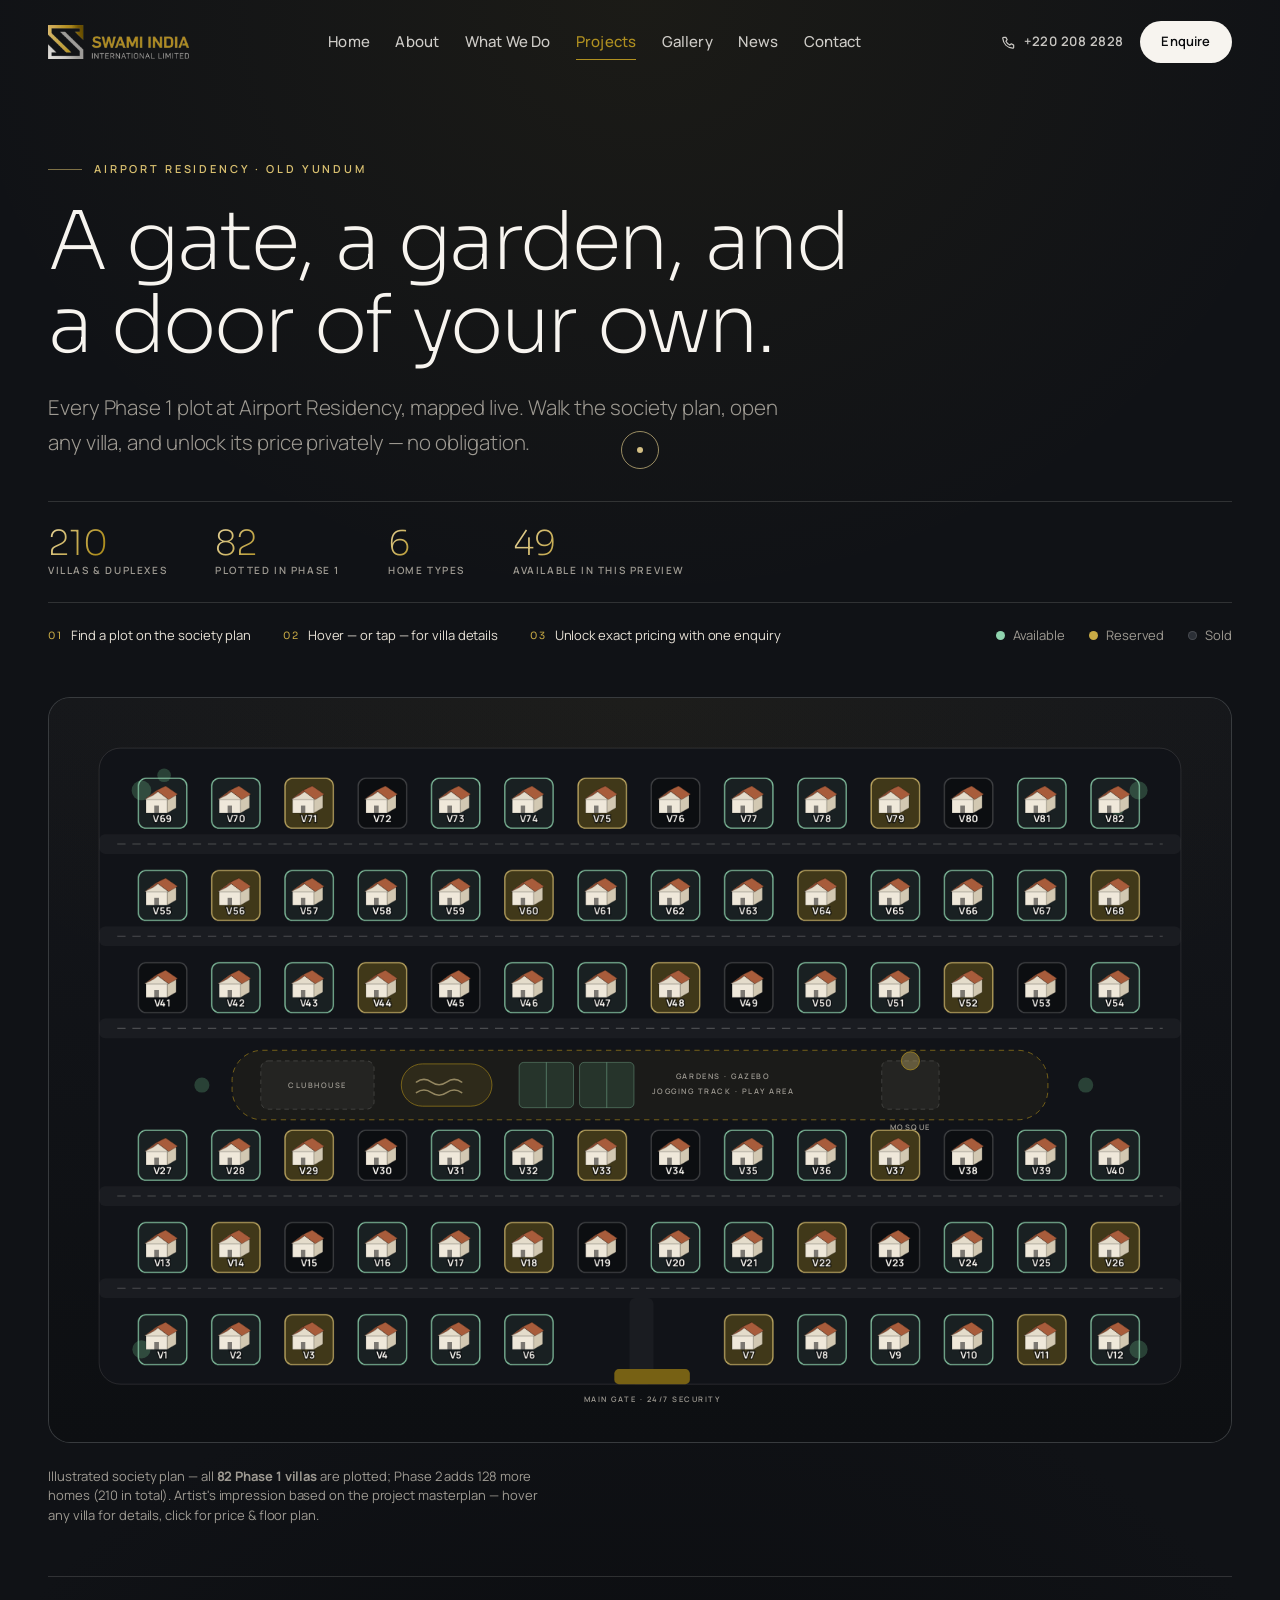
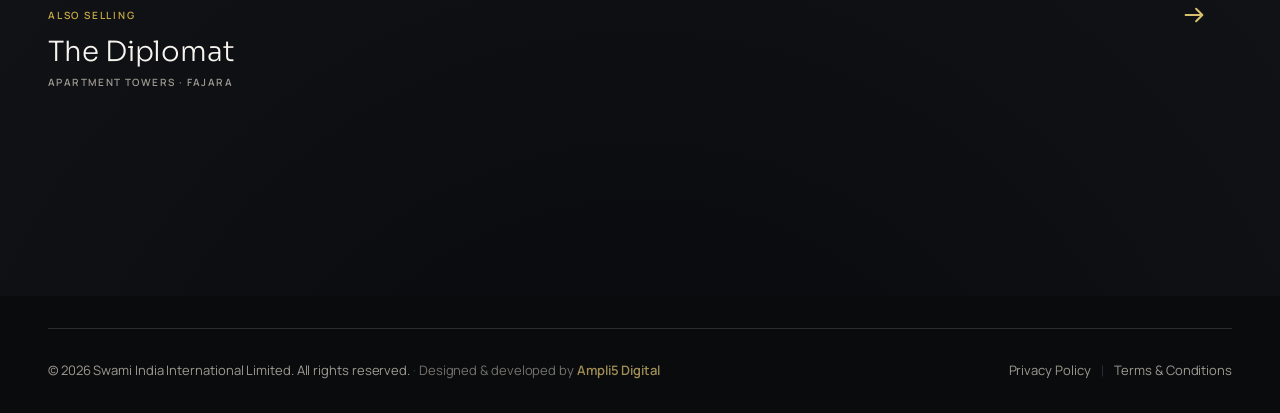
<file: airport-residency.html>
<!DOCTYPE html>
<html lang="en" class="no-js">
<head>
<meta charset="utf-8">
<meta name="viewport" content="width=device-width, initial-scale=1, viewport-fit=cover">
<meta name="theme-color" content="#0A0B0D">

<title>Airport Residency, Old Yundum — Availability &amp; Floor Plans | Swami India International</title>
<meta name="description" content="Live availability at Airport Residency, Old Yundum. A gated community of 210 villas and duplexes — explore the society plan, open any plot, and unlock pricing privately.">

<link rel="preconnect" href="https://fonts.googleapis.com">
<link rel="preconnect" href="https://fonts.gstatic.com" crossorigin>
<link href="https://fonts.googleapis.com/css2?family=Sora:wght@200;300;400;600&family=Manrope:wght@300;400;500;600;700&display=swap" rel="stylesheet">

<link rel="stylesheet" href="assets/css/tokens.css">
<link rel="stylesheet" href="assets/css/main.css">
<link rel="stylesheet" href="assets/css/explorer.css">

<script>document.documentElement.className = document.documentElement.className.replace('no-js','js');</script>
</head>

<body class="on-dark xpage" id="top">

<!-- Custom cursor -->
<div class="cursor" id="cursor" aria-hidden="true">
  <div class="cursor__dot"></div>
  <div class="cursor__ring"><span class="cursor__label"></span></div>
</div>

<div class="progress" aria-hidden="true"><span class="progress__bar" id="progressBar"></span></div>

<a class="skip-link" href="#main">Skip to content</a>

<!-- ══════════════════════════════ NAV ══════════════════════════════ -->
<header class="nav" id="nav">
  <div class="nav__inner">

    <a class="brand" href="index.html" aria-label="Swami India International — home">
      <img class="brand__logo brand__logo--light" src="assets/img/logo-light.png"
           alt="Swami India International" width="214" height="53" fetchpriority="high">
      <img class="brand__logo brand__logo--dark" src="assets/img/logo.png"
           alt="" aria-hidden="true" width="214" height="53">
    </a>

    <nav class="nav__links" aria-label="Primary">
      <a href="index.html">Home</a>
      <a href="about-us.html">About</a>
      <a href="services.html">What We Do</a>
      <span class="nav__sub">
        <a href="projects.html"class="is-current" aria-current="page">Projects</a>
        <span class="nav__drop">
          <a href="the-diplomat.html">The Diplomat<small>Fajara · Kanifing</small></a>
          <a href="the-horizon.html">The Horizon<small>Bijilo · Facing the Atlantic</small></a>
          <a href="airport-residency.html">Airport Residency<small>Old Yundum</small></a>
          <a href="project-detail.html">Barakah Estate Apartments<small>Kololi</small></a>
          <a href="projects.html">All developments</a>
        </span>
      </span>
      <a href="gallery.html">Gallery</a>
      <a href="news.html">News</a>
      <a href="contact.html">Contact</a>
    </nav>

    <div class="nav__actions">
      <a class="nav__tel" href="tel:+2202082828">
        <svg viewBox="0 0 16 16" fill="none" aria-hidden="true"><path d="M5.2 2.5 6.6 5 5.3 6.6a8 8 0 0 0 4.1 4.1L11 9.4l2.5 1.4v2.4c0 .6-.5 1-1.1.9C6.6 13.5 2.5 9.4 1.9 3.6c-.1-.6.3-1.1.9-1.1h2.4Z" stroke="currentColor" stroke-width="1.3" stroke-linejoin="round"/></svg>
        <span>+220 208 2828</span>
      </a>
      <a class="btn btn--solid btn--sm" href="contact.html" data-magnetic><span>Enquire</span></a>
      <button class="burger" id="burger" aria-label="Open menu" aria-expanded="false" aria-controls="menu">
        <span></span><span></span>
      </button>
    </div>

  </div>
</header>

<!-- Menu overlay -->
<div class="menu" id="menu" role="dialog" aria-modal="true" aria-label="Site menu" hidden>
  <div class="menu__bg" aria-hidden="true"></div>
  <div class="menu__inner">
    <nav class="menu__nav" aria-label="Menu">
      <a href="index.html"><i>01</i><span>Home</span></a>
      <a href="about-us.html"><i>02</i><span>About</span></a>
      <a href="services.html"><i>03</i><span>What We Do</span></a>
      <a href="projects.html"><i>04</i><span>Projects</span></a>
      <a href="gallery.html"><i>05</i><span>Gallery</span></a>
      <a href="news.html"><i>06</i><span>News</span></a>
      <a href="contact.html"><i>07</i><span>Contact</span></a>
    </nav>
    <div class="menu__aside">
      <div class="menu__block">
        <h3 class="eyebrow">Head Office</h3>
        <p>Paradise Estate, Coastal Highway<br>Old Yundum, Banjul, The&nbsp;Gambia</p>
      </div>
      <div class="menu__block">
        <h3 class="eyebrow">Speak to us</h3>
        <p>
          <a href="tel:+2202082828">+220 208 2828</a><br>
          <a href="mailto:sales@swamiindiainternational.com">sales@swamiindiainternational.com</a>
        </p>
      </div>
    </div>
  </div>
</div>


<main id="main">

<!-- ══════════════════════════ PAGE HEADER ══════════════════════════ -->
<section class="xhead">
  <div class="shell">
    <p class="eyebrow eyebrow--light" data-reveal="fade"><span class="eyebrow__rule"></span>Airport Residency · Old Yundum</p>
    <h1 class="xhead__title" data-split="words">A gate, a garden, and a door of your own.</h1>
    <p class="lead lead--muted xhead__lead" data-reveal="up" data-reveal-delay="180">
      Every Phase 1 plot at Airport Residency, mapped live. Walk the society
      plan, open any villa, and unlock its price privately — no obligation.
    </p>

    <div class="xhead__stats" data-reveal="up" data-reveal-delay="280">
      <div class="xstat"><b>210</b><span>Villas &amp; duplexes</span></div>
      <div class="xstat"><b id="statHomes">82</b><span>Plotted in Phase 1</span></div>
      <div class="xstat"><b>6</b><span>Home types</span></div>
      <div class="xstat"><b id="statAvail">—</b><span>Available in this preview</span></div>
    </div>

    <div class="xhead__how" data-reveal="up" data-reveal-delay="360">
      <ol class="howto">
        <li><i>01</i>Find a plot on the society plan</li>
        <li><i>02</i>Hover — or tap — for villa details</li>
        <li><i>03</i>Unlock exact pricing with one enquiry</li>
      </ol>
      <ul class="legend" aria-label="Status legend">
        <li><span class="lg-dot lg-dot--av"></span>Available</li>
        <li><span class="lg-dot lg-dot--rs"></span>Reserved</li>
        <li><span class="lg-dot lg-dot--sd"></span>Sold</li>
      </ul>
    </div>
  </div>
</section>

<!-- ═════════════════════════ VILLAS PANEL ══════════════════════════ -->
<section class="panel" id="panelVillas">
  <div class="shell">
    <!-- Illustrated society plan — every Phase 1 villa is its own block -->
    <div class="stage-scroll stage-scroll--wide" data-reveal="up">
      <div class="stage stage--schem" id="vStage">
        <svg id="vSvg" viewBox="0 0 1480 900" role="group"
             aria-label="Airport Residency — illustrated society plan, all 82 Phase 1 villas around the central clubhouse and gardens.">
          <defs>
            <filter id="vSh" x="-30%" y="-30%" width="160%" height="160%">
              <feDropShadow dx="0" dy="4" stdDeviation="5" flood-color="#000000" flood-opacity="0.3"/>
            </filter>
          </defs>

          <!-- site plot -->
          <rect class="mk-site" x="24" y="24" width="1432" height="842" rx="28"/>

          <!-- roads between the villa rows -->
          <g class="vm-roads">
            <rect class="mk-road" x="24" y="138" width="1432" height="26" rx="8"/>
            <line class="mk-dash" x1="48" y1="151" x2="1432" y2="151"/>
            <rect class="mk-road" x="24" y="260" width="1432" height="26" rx="8"/>
            <line class="mk-dash" x1="48" y1="273" x2="1432" y2="273"/>
            <rect class="mk-road" x="24" y="382" width="1432" height="26" rx="8"/>
            <line class="mk-dash" x1="48" y1="395" x2="1432" y2="395"/>
            <rect class="mk-road" x="24" y="604" width="1432" height="26" rx="8"/>
            <line class="mk-dash" x1="48" y1="617" x2="1432" y2="617"/>
            <rect class="mk-road" x="24" y="726" width="1432" height="26" rx="8"/>
            <line class="mk-dash" x1="48" y1="739" x2="1432" y2="739"/>
            <rect class="mk-road" x="726" y="752" width="32" height="114" rx="8"/>
          </g>

          <!-- central amenity spine -->
          <g class="vm-spine">
            <rect class="mk-spine" x="200" y="424" width="1080" height="92" rx="40"/>
            <rect class="mk-am" x="238" y="438" width="150" height="64" rx="10"/>
            <text class="mk-s mk-c" x="313" y="474">CLUBHOUSE</text>
            <rect class="mk-pool" x="424" y="442" width="120" height="56" rx="28"/>
            <path class="mk-wave" d="M444 466 q10 -7 20 0 t20 0 t20 0"/>
            <path class="mk-wave" d="M444 480 q10 -7 20 0 t20 0 t20 0"/>
            <rect class="mk-court" x="580" y="440" width="72" height="60" rx="6"/>
            <line class="mk-courtline" x1="616" y1="440" x2="616" y2="500"/>
            <rect class="mk-court" x="660" y="440" width="72" height="60" rx="6"/>
            <line class="mk-courtline" x1="696" y1="440" x2="696" y2="500"/>
            <text class="mk-s mk-c" x="850" y="462">GARDENS · GAZEBO</text>
            <text class="mk-s mk-c" x="850" y="482">JOGGING TRACK · PLAY AREA</text>
            <rect class="mk-am" x="1060" y="438" width="76" height="64" rx="8"/>
            <circle class="mk-dome" cx="1098" cy="438" r="12"/>
            <text class="mk-s mk-c" x="1098" y="530">MOSQUE</text>
          </g>

          <!-- gate -->
          <g class="vm-gate">
            <rect class="mk-gate" x="706" y="846" width="100" height="20" rx="6"/>
            <text class="mk-s mk-c" x="756" y="890">MAIN GATE · 24/7 SECURITY</text>
          </g>

          <!-- greenery -->
          <g class="mk-trees">
            <circle cx="80" cy="80" r="13"/><circle cx="110" cy="60" r="9"/>
            <circle cx="1400" cy="80" r="12"/><circle cx="1372" cy="106" r="8"/>
            <circle cx="80" cy="820" r="12"/><circle cx="1400" cy="820" r="12"/>
            <circle cx="160" cy="470" r="10"/><circle cx="1330" cy="470" r="10"/>
          </g>

          <!-- villas injected by explorer.js -->
          <g id="vHomes"></g>
        </svg>
      </div>
    </div>
    <p class="xnote">
      Illustrated society plan — all <b>82 Phase&nbsp;1 villas</b> are plotted;
      Phase&nbsp;2 adds 128 more homes (210 in total). Artist's impression based
      on the project masterplan — hover any villa for details, click for price
      &amp; floor plan.
    </p>

    <!-- The other development selling now lives on its own page. -->
    <a class="xswitch" href="the-diplomat.html">
      <span class="xswitch__label">Also selling</span>
      <span class="xswitch__name">The Diplomat</span>
      <span class="xswitch__meta">Apartment towers · Fajara</span>
      <svg viewBox="0 0 20 20" fill="none" aria-hidden="true"><path d="M4 10h12m0 0-4.5-4.5M16 10l-4.5 4.5" stroke="currentColor" stroke-width="1.4" stroke-linecap="round" stroke-linejoin="round"/></svg>
    </a>

  </div>
</section>

</main>


<!-- ═════════════════════════ SLIM FOOTER ═══════════════════════════ -->
<footer class="footer on-dark footer--slim">
  <div class="shell">
    <div class="footer__bottom">
      <p class="footer__copy">
        © <span id="year">2026</span> Swami India International Limited. All rights reserved.
        <i>Designed &amp; developed by <b>Ampli5 Digital</b></i>
      </p>
      <nav class="footer__legal" aria-label="Legal">
        <a href="#">Privacy Policy</a>
        <a href="#">Terms &amp; Conditions</a>
      </nav>
    </div>
  </div>
</footer>


<!-- Floating unit tooltip (desktop hover) -->
<div class="tip" id="tip" hidden aria-hidden="true"></div>

<!-- ═══════════════════════ RESIDENCE SHEET ═════════════════════════ -->
<div class="usheet" id="usheet" role="dialog" aria-modal="true" aria-label="Residence details" hidden>
  <div class="usheet__card">
    <button class="usheet__close" id="usheetClose" aria-label="Close">
      <svg viewBox="0 0 24 24" fill="none"><path d="m6 6 12 12M18 6 6 18" stroke="currentColor" stroke-width="1.5" stroke-linecap="round"/></svg>
    </button>

    <figure class="usheet__plan">
      <div id="planBox"><!-- floorplan SVG injected --></div>
      <figcaption>Representative floor plan — final plates from our sales team. All areas approximate.</figcaption>
    </figure>

    <div class="usheet__body">
      <p class="usheet__crumb" id="uCrumb"></p>
      <div class="usheet__title">
        <h3 id="uTitle"></h3>
        <span class="badge" id="uBadge"></span>
      </div>
      <p class="usheet__type" id="uTypeName"></p>

      <dl class="facts" id="uFacts"></dl>

      <div class="usheet__price" id="uPrice"><!-- rendered by state --></div>
    </div>
  </div>
</div>

<script src="assets/js/main.js" defer></script>
<script src="assets/js/explorer.js" defer></script>
</body>
</html>
</file>
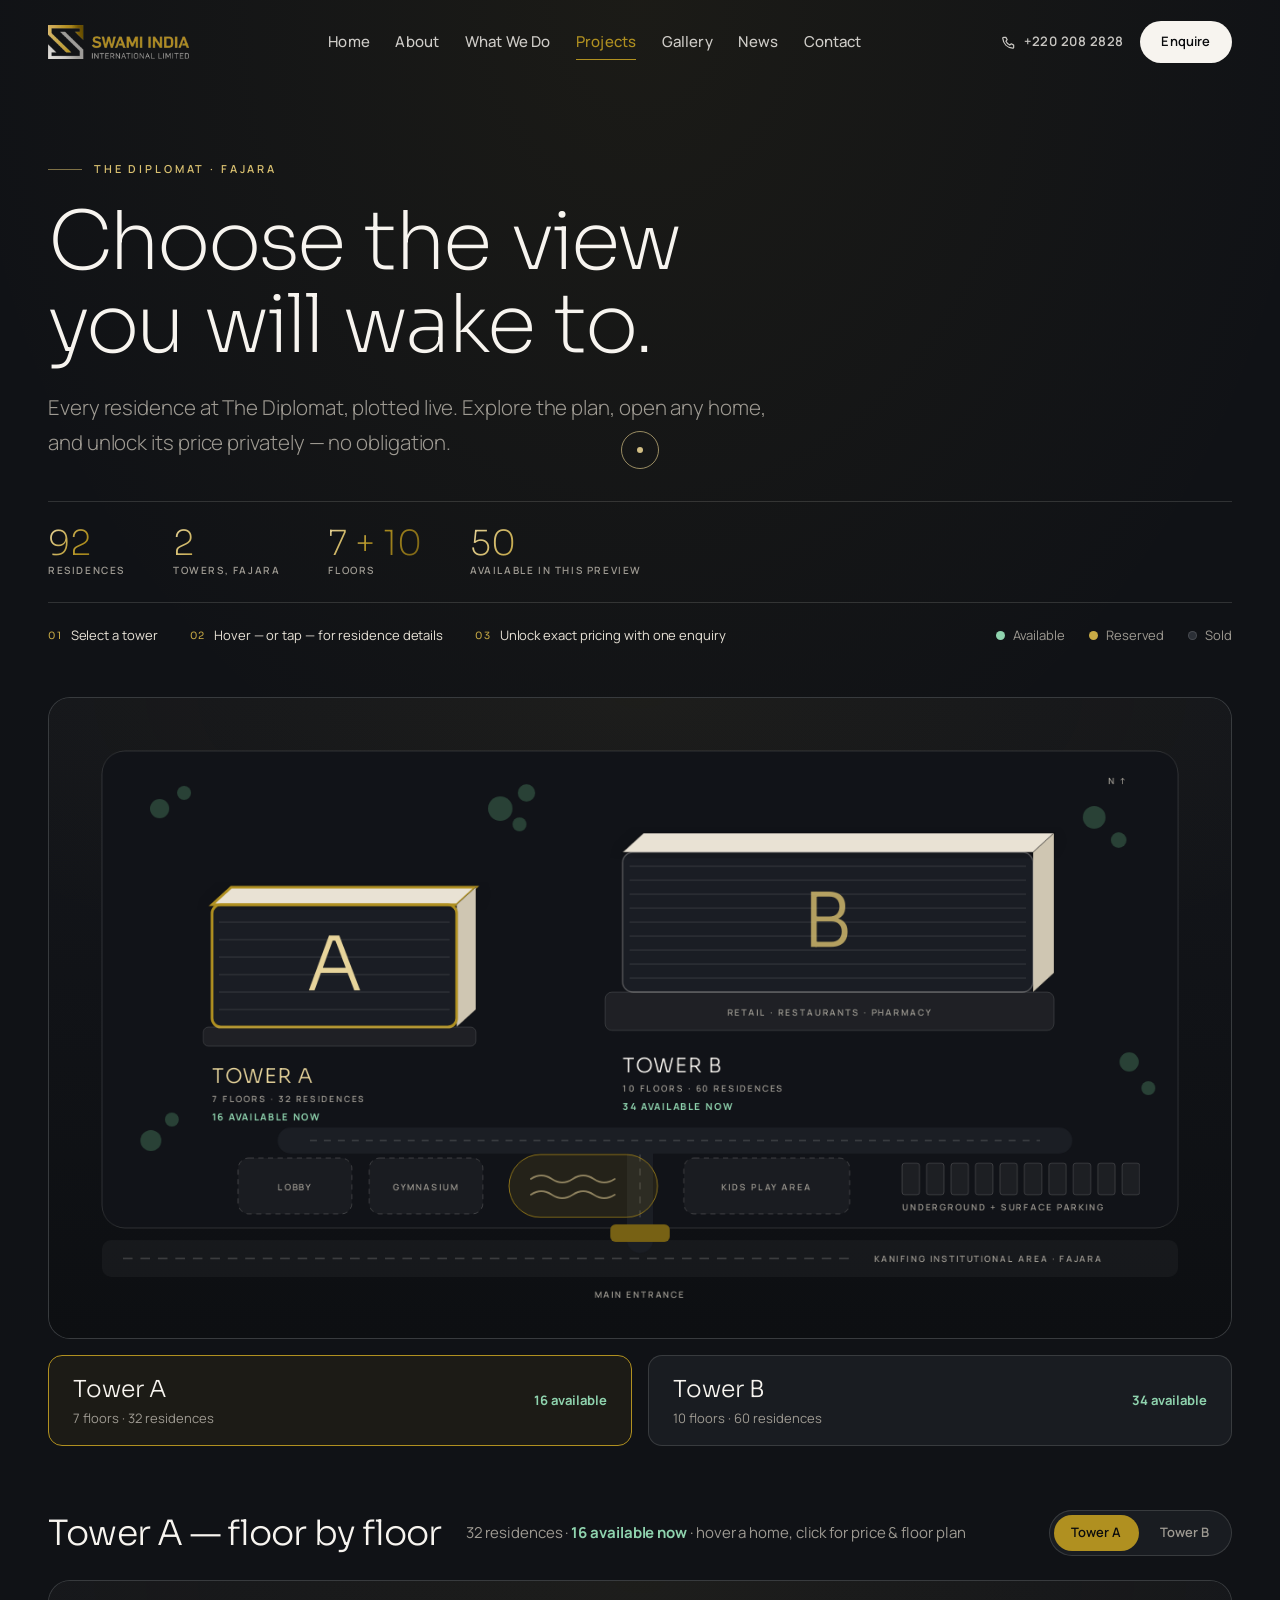
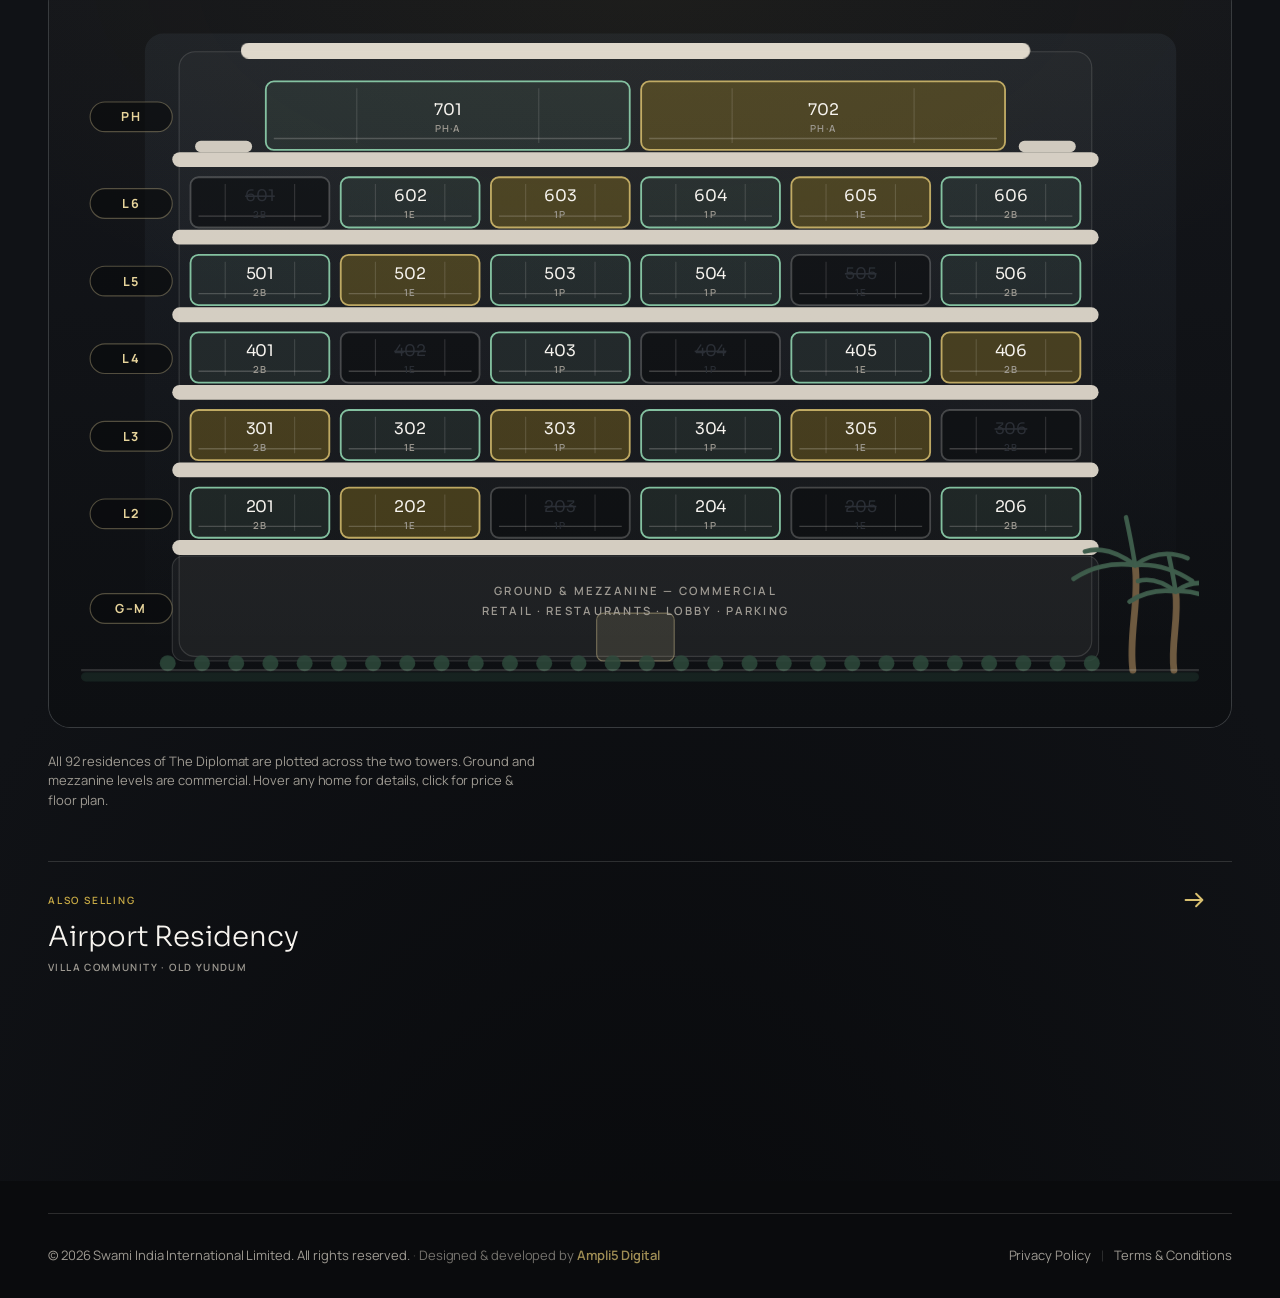
<file: availability.html>
<!DOCTYPE html>
<html lang="en" class="no-js">
<head>
<meta charset="utf-8">
<meta name="viewport" content="width=device-width, initial-scale=1, viewport-fit=cover">
<meta name="theme-color" content="#0A0B0D">

<title>The Diplomat, Fajara — Availability &amp; Floor Plans | Swami India International</title>
<meta name="description" content="Live availability at The Diplomat, Fajara. Two towers, 92 residences — choose a tower, explore floor by floor, and unlock pricing privately.">

<link rel="preconnect" href="https://fonts.googleapis.com">
<link rel="preconnect" href="https://fonts.gstatic.com" crossorigin>
<link href="https://fonts.googleapis.com/css2?family=Sora:wght@200;300;400;600&family=Manrope:wght@300;400;500;600;700&display=swap" rel="stylesheet">

<link rel="stylesheet" href="assets/css/tokens.css">
<link rel="stylesheet" href="assets/css/main.css">
<link rel="stylesheet" href="assets/css/explorer.css">

<script>document.documentElement.className = document.documentElement.className.replace('no-js','js');</script>
</head>

<body class="on-dark xpage" id="top">

<!-- Custom cursor -->
<div class="cursor" id="cursor" aria-hidden="true">
  <div class="cursor__dot"></div>
  <div class="cursor__ring"><span class="cursor__label"></span></div>
</div>

<div class="progress" aria-hidden="true"><span class="progress__bar" id="progressBar"></span></div>

<a class="skip-link" href="#main">Skip to content</a>

<!-- ══════════════════════════════ NAV ══════════════════════════════ -->
<header class="nav" id="nav">
  <div class="nav__inner">

    <a class="brand" href="index.html" aria-label="Swami India International — home">
      <img class="brand__logo brand__logo--light" src="assets/img/logo-light.png"
           alt="Swami India International" width="214" height="53" fetchpriority="high">
      <img class="brand__logo brand__logo--dark" src="assets/img/logo.png"
           alt="" aria-hidden="true" width="214" height="53">
    </a>

    <nav class="nav__links" aria-label="Primary">
      <a href="index.html">Home</a>
      <a href="about-us.html">About</a>
      <a href="services.html">What We Do</a>
      <a href="projects.html" class="is-current" aria-current="page">Projects</a>
      <a href="gallery.html">Gallery</a>
      <a href="news.html">News</a>
      <a href="contact.html">Contact</a>
    </nav>

    <div class="nav__actions">
      <a class="nav__tel" href="tel:+2202082828">
        <svg viewBox="0 0 16 16" fill="none" aria-hidden="true"><path d="M5.2 2.5 6.6 5 5.3 6.6a8 8 0 0 0 4.1 4.1L11 9.4l2.5 1.4v2.4c0 .6-.5 1-1.1.9C6.6 13.5 2.5 9.4 1.9 3.6c-.1-.6.3-1.1.9-1.1h2.4Z" stroke="currentColor" stroke-width="1.3" stroke-linejoin="round"/></svg>
        <span>+220 208 2828</span>
      </a>
      <a class="btn btn--solid btn--sm" href="contact.html" data-magnetic><span>Enquire</span></a>
      <button class="burger" id="burger" aria-label="Open menu" aria-expanded="false" aria-controls="menu">
        <span></span><span></span>
      </button>
    </div>

  </div>
</header>

<!-- Menu overlay -->
<div class="menu" id="menu" role="dialog" aria-modal="true" aria-label="Site menu" hidden>
  <div class="menu__bg" aria-hidden="true"></div>
  <div class="menu__inner">
    <nav class="menu__nav" aria-label="Menu">
      <a href="index.html"><i>01</i><span>Home</span></a>
      <a href="about-us.html"><i>02</i><span>About</span></a>
      <a href="services.html"><i>03</i><span>What We Do</span></a>
      <a href="projects.html"><i>04</i><span>Projects</span></a>
      <a href="gallery.html"><i>05</i><span>Gallery</span></a>
      <a href="news.html"><i>06</i><span>News</span></a>
      <a href="contact.html"><i>07</i><span>Contact</span></a>
    </nav>
    <div class="menu__aside">
      <div class="menu__block">
        <h3 class="eyebrow">Head Office</h3>
        <p>Paradise Estate, Coastal Highway<br>Old Yundum, Banjul, The&nbsp;Gambia</p>
      </div>
      <div class="menu__block">
        <h3 class="eyebrow">Speak to us</h3>
        <p>
          <a href="tel:+2202082828">+220 208 2828</a><br>
          <a href="mailto:sales@swamiindiainternational.com">sales@swamiindiainternational.com</a>
        </p>
      </div>
    </div>
  </div>
</div>


<main id="main">

<!-- ══════════════════════════ PAGE HEADER ══════════════════════════ -->
<section class="xhead">
  <div class="shell">
    <p class="eyebrow eyebrow--light" data-reveal="fade"><span class="eyebrow__rule"></span>The Diplomat · Fajara</p>
    <h1 class="xhead__title" data-split="words">Choose the view you will wake to.</h1>
    <p class="lead lead--muted xhead__lead" data-reveal="up" data-reveal-delay="180">
      Every residence at The Diplomat, plotted live. Explore the plan, open any
      home, and unlock its price privately — no obligation.
    </p>

    <div class="xhead__stats" data-reveal="up" data-reveal-delay="280">
      <div class="xstat"><b id="statHomes">92</b><span>Residences</span></div>
      <div class="xstat"><b>2</b><span>Towers, Fajara</span></div>
      <div class="xstat"><b>7 + 10</b><span>Floors</span></div>
      <div class="xstat"><b id="statAvail">—</b><span>Available in this preview</span></div>
    </div>

    <div class="xhead__how" data-reveal="up" data-reveal-delay="360">
      <ol class="howto">
        <li><i>01</i>Select a tower</li>
        <li><i>02</i>Hover — or tap — for residence details</li>
        <li><i>03</i>Unlock exact pricing with one enquiry</li>
      </ol>
      <ul class="legend" aria-label="Status legend">
        <li><span class="lg-dot lg-dot--av"></span>Available</li>
        <li><span class="lg-dot lg-dot--rs"></span>Reserved</li>
        <li><span class="lg-dot lg-dot--sd"></span>Sold</li>
      </ul>
    </div>
  </div>
</section>

<!-- ═════════════════════════ TOWERS PANEL ══════════════════════════ -->
<section class="panel" id="panelTowers">
  <div class="shell">

    <!-- Illustrated site plan — one SVG, towers as clickable blocks -->
    <div class="stage-scroll" data-reveal="up">
      <div class="stage stage--schem" id="mpStage">
        <svg viewBox="0 0 1280 660" role="group"
             aria-label="The Diplomat — illustrated site plan. Two towers; select one to open its floor view."><!-- drawn by explorer.js renderMasterplan() --></svg>
      </div>
    </div>

    <div class="mp__chips" id="mpChips" data-reveal="up" data-reveal-delay="120"></div>

    <div class="elev" id="elevation" data-reveal="up">
      <header class="elev__head">
        <h2 class="h3" id="elevTitle">Tower A</h2>
        <p class="elev__meta" id="elevMeta"></p>
        <div class="elev__switch" role="tablist" aria-label="Choose tower">
          <button type="button" data-tower="A" class="is-on" role="tab" aria-selected="true">Tower A</button>
          <button type="button" data-tower="B" role="tab" aria-selected="false">Tower B</button>
        </div>
      </header>

      <!-- Straight-on floor plate: one box per residence, exact totals -->
      <div class="stage-scroll">
        <div class="stage stage--schem" id="elevStage">
          <svg id="elevSvg" viewBox="0 0 980 600" role="group" aria-label="Tower floor plate — one block per residence"></svg>
        </div>
      </div>

      <p class="xnote">
        All 92 residences of The Diplomat are plotted across the two towers.
        Ground and mezzanine levels are commercial. Hover any home for details,
        click for price &amp; floor plan.
      </p>
    </div>

    <!-- The other development selling now lives on its own page. -->
    <a class="xswitch" href="airport-residency.html">
      <span class="xswitch__label">Also selling</span>
      <span class="xswitch__name">Airport Residency</span>
      <span class="xswitch__meta">Villa community · Old Yundum</span>
      <svg viewBox="0 0 20 20" fill="none" aria-hidden="true"><path d="M4 10h12m0 0-4.5-4.5M16 10l-4.5 4.5" stroke="currentColor" stroke-width="1.4" stroke-linecap="round" stroke-linejoin="round"/></svg>
    </a>

  </div>
</section>

</main>


<!-- ═════════════════════════ SLIM FOOTER ═══════════════════════════ -->
<footer class="footer on-dark footer--slim">
  <div class="shell">
    <div class="footer__bottom">
      <p class="footer__copy">
        © <span id="year">2026</span> Swami India International Limited. All rights reserved.
        <i>Designed &amp; developed by <b>Ampli5 Digital</b></i>
      </p>
      <nav class="footer__legal" aria-label="Legal">
        <a href="#">Privacy Policy</a>
        <a href="#">Terms &amp; Conditions</a>
      </nav>
    </div>
  </div>
</footer>


<!-- Floating unit tooltip (desktop hover) -->
<div class="tip" id="tip" hidden aria-hidden="true"></div>

<!-- ═══════════════════════ RESIDENCE SHEET ═════════════════════════ -->
<div class="usheet" id="usheet" role="dialog" aria-modal="true" aria-label="Residence details" hidden>
  <div class="usheet__card">
    <button class="usheet__close" id="usheetClose" aria-label="Close">
      <svg viewBox="0 0 24 24" fill="none"><path d="m6 6 12 12M18 6 6 18" stroke="currentColor" stroke-width="1.5" stroke-linecap="round"/></svg>
    </button>

    <figure class="usheet__plan">
      <div id="planBox"><!-- floorplan SVG injected --></div>
      <figcaption>Representative floor plan — final plates from our sales team. All areas approximate.</figcaption>
    </figure>

    <div class="usheet__body">
      <p class="usheet__crumb" id="uCrumb"></p>
      <div class="usheet__title">
        <h3 id="uTitle"></h3>
        <span class="badge" id="uBadge"></span>
      </div>
      <p class="usheet__type" id="uTypeName"></p>

      <dl class="facts" id="uFacts"></dl>

      <div class="usheet__price" id="uPrice"><!-- rendered by state --></div>
    </div>
  </div>
</div>

<script src="assets/js/main.js" defer></script>
<script src="assets/js/explorer.js" defer></script>
</body>
</html>
</file>
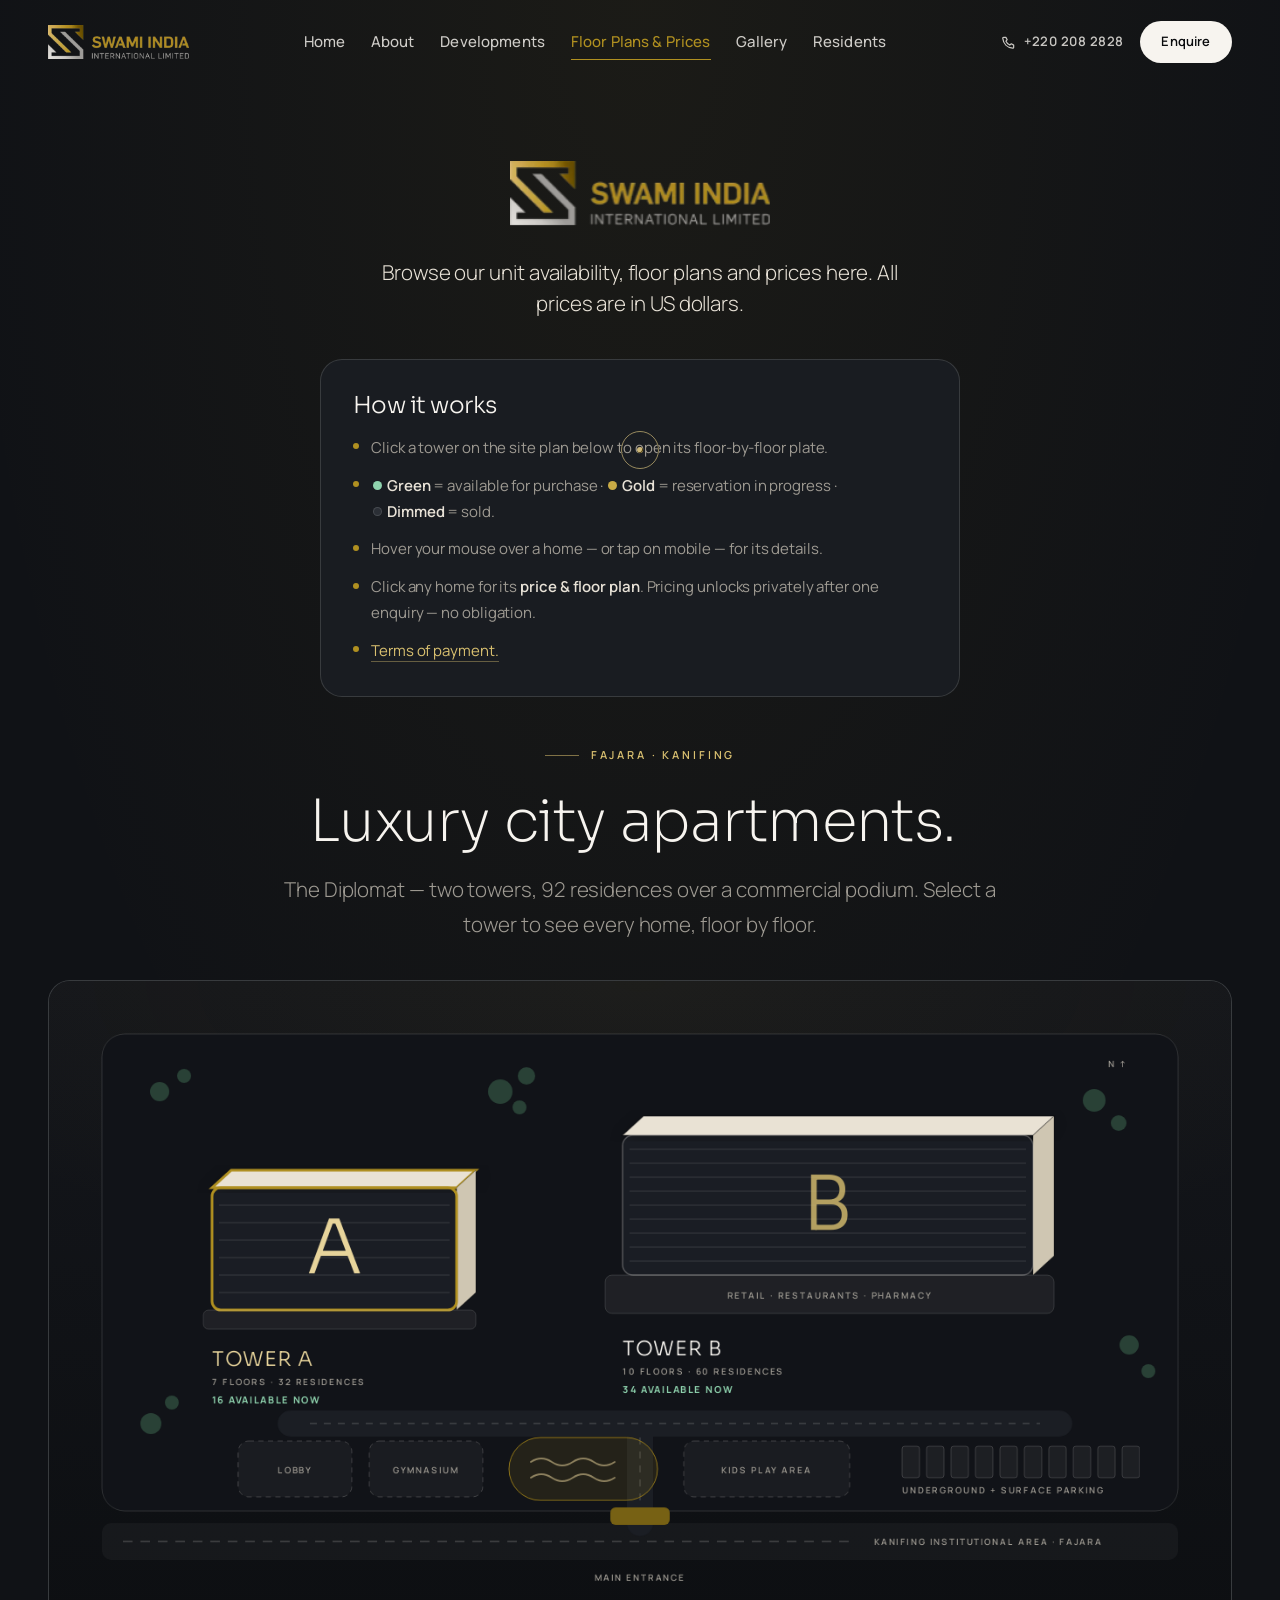
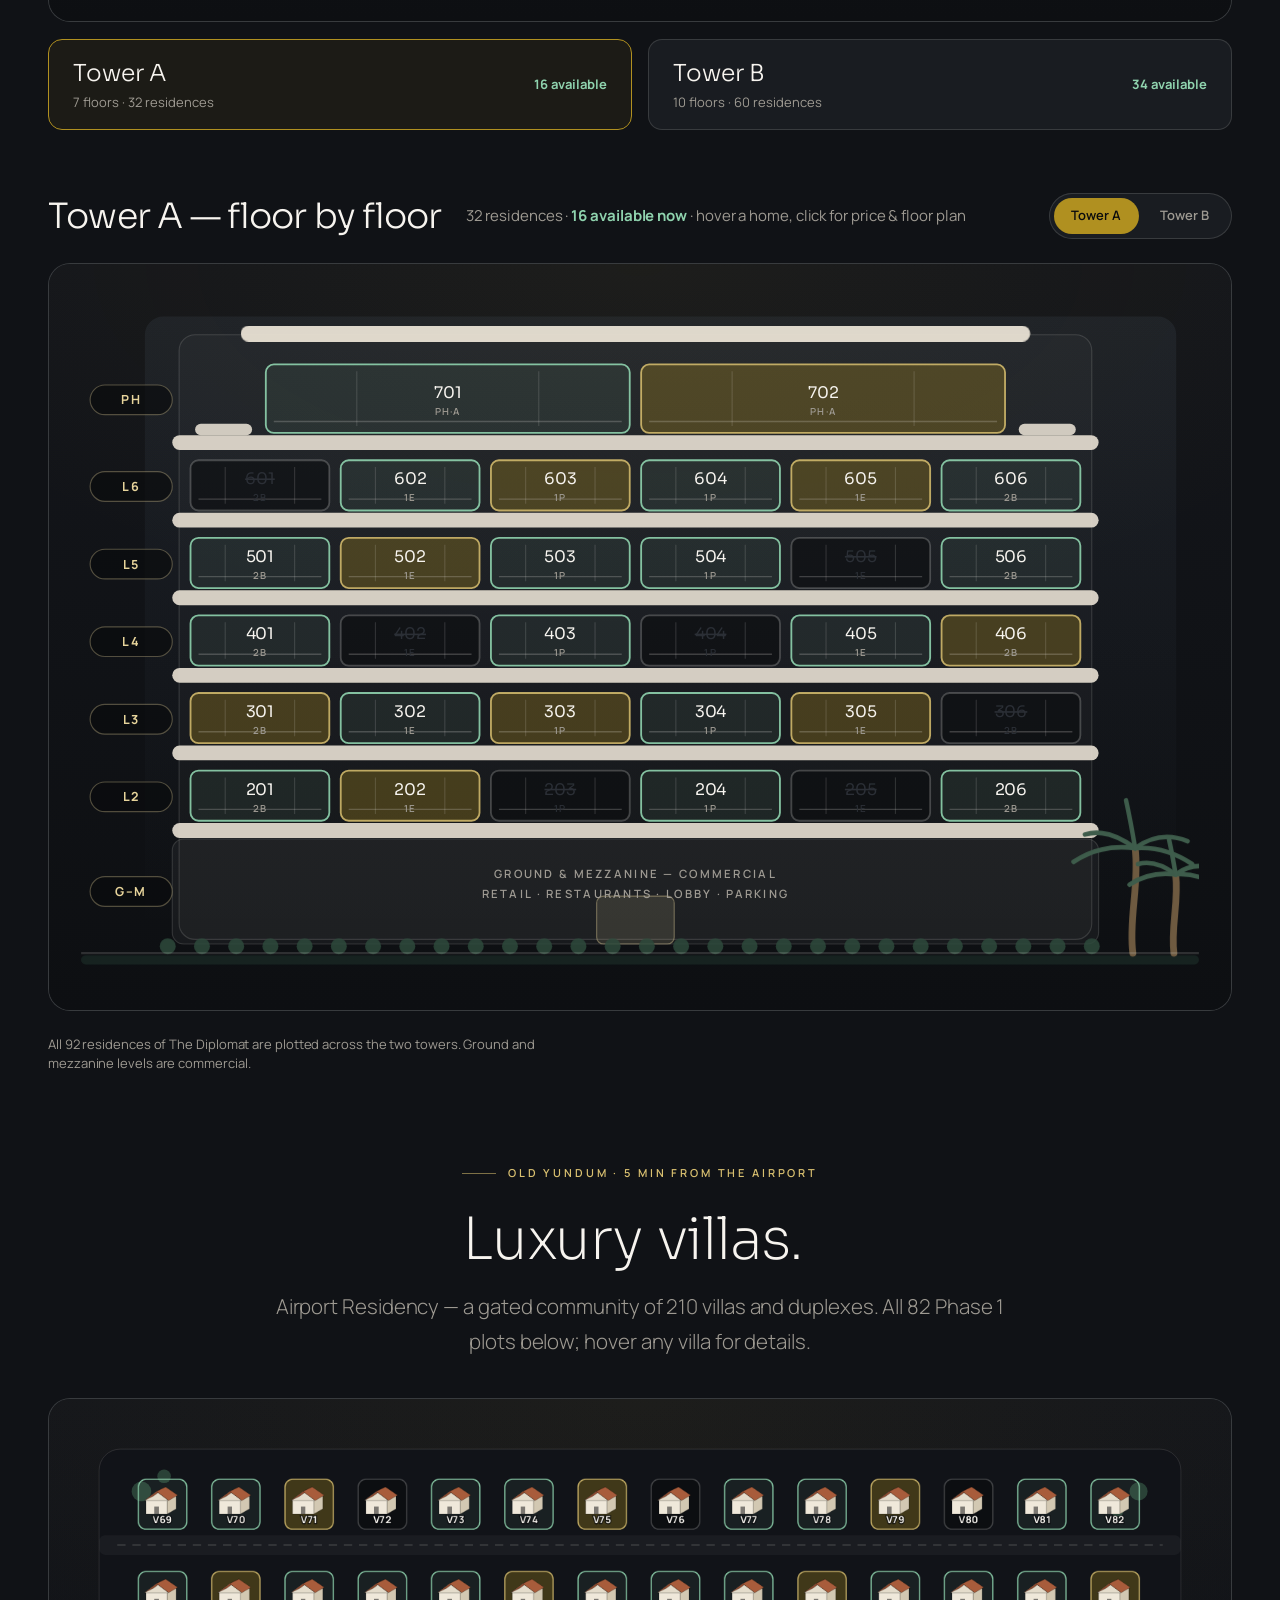
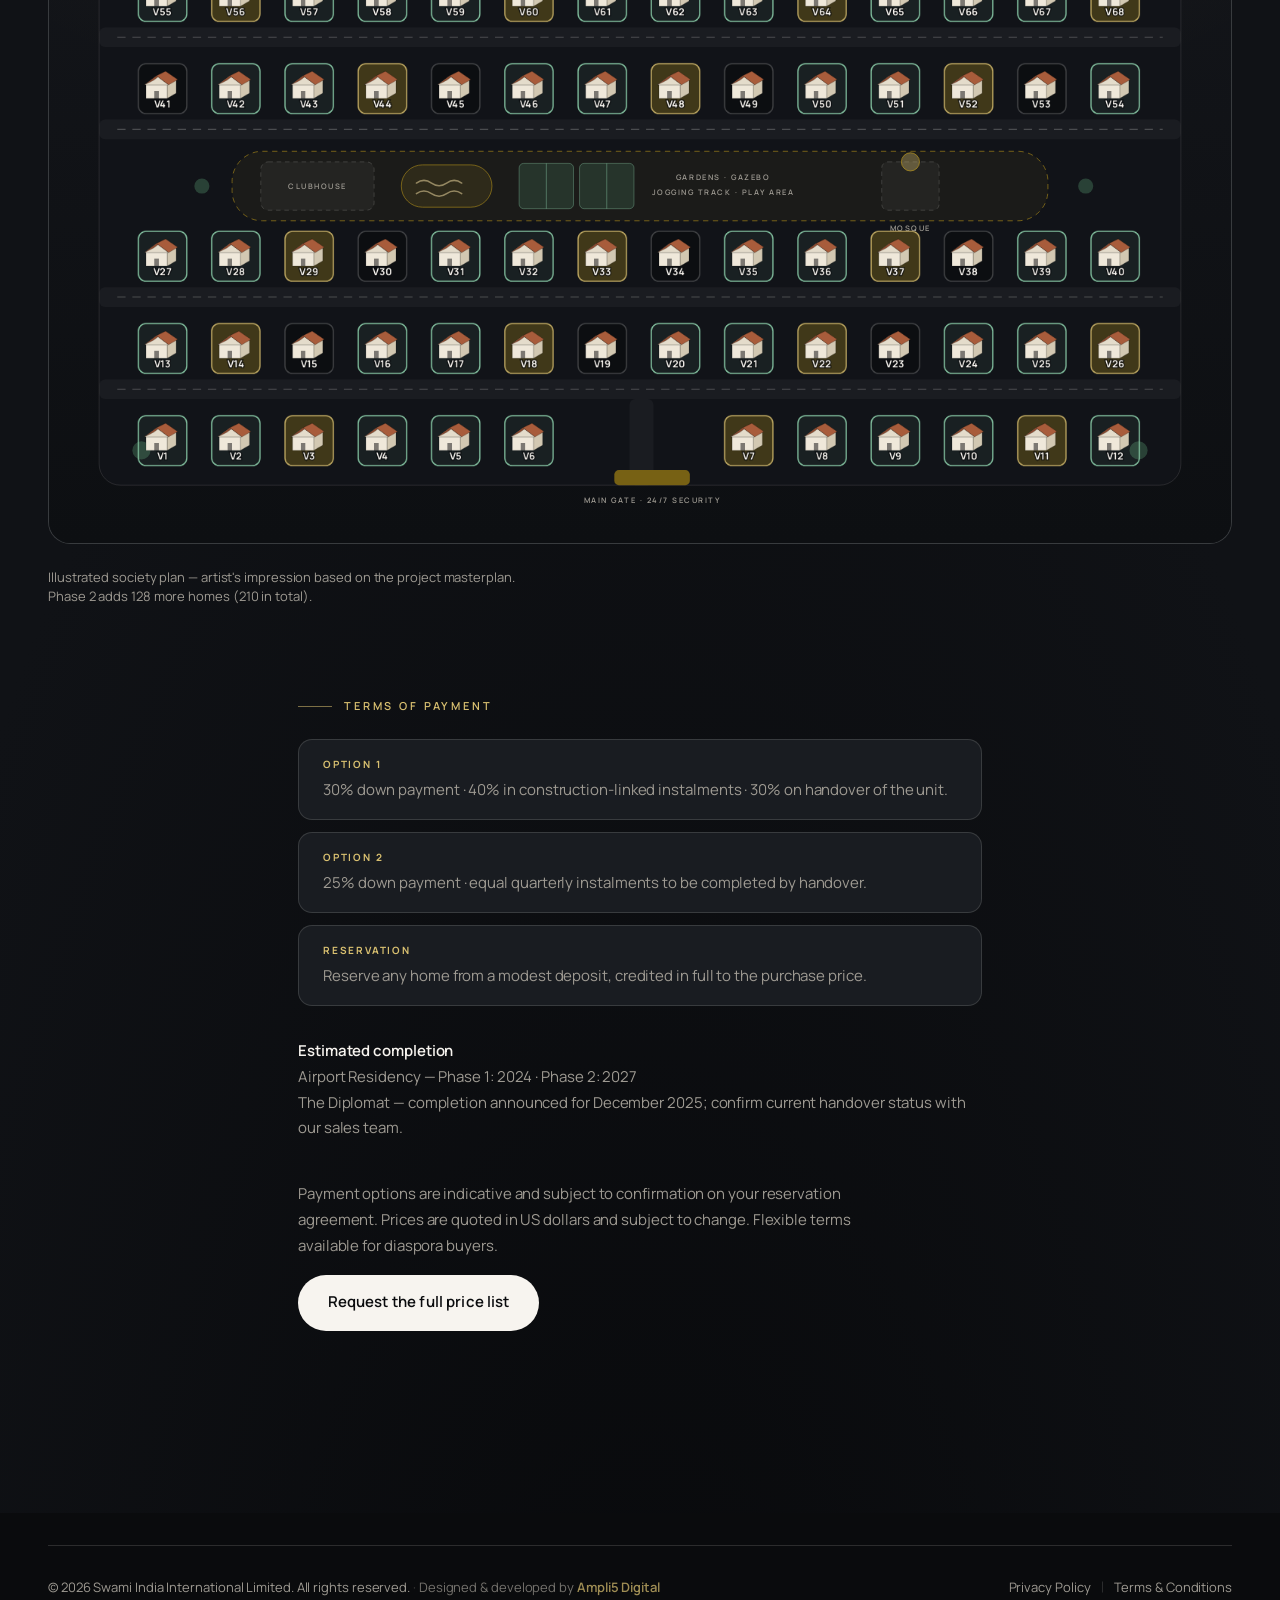
<file: floorplans.html>
<!DOCTYPE html>
<html lang="en" class="no-js">
<head>
<meta charset="utf-8">
<meta name="viewport" content="width=device-width, initial-scale=1, viewport-fit=cover">
<meta name="theme-color" content="#0A0B0D">

<title>Floor Plans &amp; Prices — Swami India International</title>
<meta name="description" content="Browse unit availability, floor plans and prices at The Diplomat, Fajara and Airport Residency, Old Yundum — plotted plot by plot, floor by floor.">

<link rel="preconnect" href="https://fonts.googleapis.com">
<link rel="preconnect" href="https://fonts.gstatic.com" crossorigin>
<link href="https://fonts.googleapis.com/css2?family=Sora:wght@200;300;400;600&family=Manrope:wght@300;400;500;600;700&display=swap" rel="stylesheet">

<link rel="stylesheet" href="assets/css/tokens.css">
<link rel="stylesheet" href="assets/css/main.css">
<link rel="stylesheet" href="assets/css/explorer.css">

<script>document.documentElement.className = document.documentElement.className.replace('no-js','js');</script>
</head>

<!-- One-scroll "Floorplans & Prices" page in the gemwaterfront.com/gem/ flow:
     centred brand → instructions + legend → apartments site plan → tower
     floor plate → villas plan → terms of payment. Reuses the explorer
     engine (tooltip, sheet, price gate) unchanged. -->
<body class="on-dark xpage" id="top">

<div class="cursor" id="cursor" aria-hidden="true">
  <div class="cursor__dot"></div>
  <div class="cursor__ring"><span class="cursor__label"></span></div>
</div>

<div class="progress" aria-hidden="true"><span class="progress__bar" id="progressBar"></span></div>

<a class="skip-link" href="#main">Skip to content</a>

<!-- ══════════════════════════════ NAV ══════════════════════════════ -->
<header class="nav" id="nav">
  <div class="nav__inner">

    <a class="brand" href="index.html" aria-label="Swami India International — home">
      <img class="brand__logo brand__logo--light" src="assets/img/logo-light.png"
           alt="Swami India International" width="214" height="53" fetchpriority="high">
      <img class="brand__logo brand__logo--dark" src="assets/img/logo.png"
           alt="" aria-hidden="true" width="214" height="53">
    </a>

    <nav class="nav__links" aria-label="Primary">
      <a href="index.html">Home</a>
      <a href="index.html#about">About</a>
      <a href="index.html#developments">Developments</a>
      <a href="floorplans.html" class="is-current" aria-current="page">Floor Plans &amp; Prices</a>
      <a href="index.html#gallery">Gallery</a>
      <a href="index.html#voices">Residents</a>
    </nav>

    <div class="nav__actions">
      <a class="nav__tel" href="tel:+2202082828">
        <svg viewBox="0 0 16 16" fill="none" aria-hidden="true"><path d="M5.2 2.5 6.6 5 5.3 6.6a8 8 0 0 0 4.1 4.1L11 9.4l2.5 1.4v2.4c0 .6-.5 1-1.1.9C6.6 13.5 2.5 9.4 1.9 3.6c-.1-.6.3-1.1.9-1.1h2.4Z" stroke="currentColor" stroke-width="1.3" stroke-linejoin="round"/></svg>
        <span>+220 208 2828</span>
      </a>
      <a class="btn btn--solid btn--sm" href="index.html#cta" data-magnetic><span>Enquire</span></a>
      <button class="burger" id="burger" aria-label="Open menu" aria-expanded="false" aria-controls="menu">
        <span></span><span></span>
      </button>
    </div>

  </div>
</header>

<!-- Menu overlay -->
<div class="menu" id="menu" role="dialog" aria-modal="true" aria-label="Site menu" hidden>
  <div class="menu__bg" aria-hidden="true"></div>
  <div class="menu__inner">
    <nav class="menu__nav" aria-label="Menu">
      <a href="index.html"><i>01</i><span>Home</span></a>
      <a href="index.html#developments"><i>02</i><span>Developments</span></a>
      <a href="floorplans.html"><i>03</i><span>Floor Plans &amp; Prices</span></a>
      <a href="availability.html"><i>04</i><span>Availability</span></a>
      <a href="index.html#gallery"><i>05</i><span>Gallery</span></a>
      <a href="index.html#cta"><i>06</i><span>Enquire</span></a>
    </nav>
    <div class="menu__aside">
      <div class="menu__block">
        <h3 class="eyebrow">Sales Office</h3>
        <p>Paradise Estate, Coastal Highway<br>Old Yundum, Banjul, The&nbsp;Gambia</p>
      </div>
      <div class="menu__block">
        <h3 class="eyebrow">Speak to us</h3>
        <p>
          <a href="tel:+2202082828">+220 208 2828</a><br>
          <a href="mailto:sales@swamiindiainternational.com">sales@swamiindiainternational.com</a>
        </p>
      </div>
    </div>
  </div>
</div>


<main id="main">

<!-- ═══════════════ CENTRED BRAND + INSTRUCTIONS (Gem-style) ═════════ -->
<section class="fp-head">
  <div class="shell">
    <img class="fp-head__logo" src="assets/img/logo-light.png"
         alt="Swami India International" width="214" height="53" data-reveal="fade">

    <p class="fp-head__intro" data-reveal="up" data-reveal-delay="120">
      Browse our unit availability, floor plans and prices here.
      All prices are in US dollars.
    </p>

    <div class="instr" data-reveal="up" data-reveal-delay="220">
      <h2 class="instr__title">How it works</h2>
      <ul class="instr__list">
        <li><i></i>Click a tower on the site plan below to open its floor-by-floor plate.</li>
        <li><i></i>
          <span class="nw"><span class="lg-dot lg-dot--av"></span> <b>Green</b> = available for purchase</span> ·
          <span class="nw"><span class="lg-dot lg-dot--rs"></span> <b>Gold</b> = reservation in progress</span> ·
          <span class="nw"><span class="lg-dot lg-dot--sd"></span> <b>Dimmed</b> = sold.</span>
        </li>
        <li><i></i>Hover your mouse over a home — or tap on mobile — for its details.</li>
        <li><i></i>Click any home for its <b>price&nbsp;&amp;&nbsp;floor&nbsp;plan</b>. Pricing unlocks privately after one enquiry — no obligation.</li>
        <li><i></i><a href="#terms">Terms of payment.</a></li>
      </ul>
    </div>
  </div>
</section>


<!-- ═════════════ LUXURY APARTMENTS — THE DIPLOMAT ═══════════════════ -->
<section class="panel" id="panelTowers">
  <div class="shell">

    <header class="section-head section-head--center fp-sec">
      <p class="eyebrow eyebrow--light" data-reveal="fade"><span class="eyebrow__rule"></span>Fajara · Kanifing</p>
      <h2 class="h2" data-split="words">Luxury city apartments.</h2>
      <p class="lead lead--muted" data-reveal="up" data-reveal-delay="160">
        The Diplomat — two towers, 92 residences over a commercial podium.
        Select a tower to see every home, floor by floor.
      </p>
    </header>

    <!-- Illustrated site plan — towers as clickable blocks -->
    <div class="stage-scroll" data-reveal="up">
      <div class="stage stage--schem" id="mpStage">
        <svg viewBox="0 0 1280 660" role="group"
             aria-label="The Diplomat — illustrated site plan. Two towers; select one to open its floor view."><!-- drawn by explorer.js renderMasterplan() --></svg>
      </div>
    </div>

    <div class="mp__chips" id="mpChips" data-reveal="up" data-reveal-delay="120"></div>

    <!-- Tower floor plate -->
    <div class="elev" id="elevation" data-reveal="up">
      <header class="elev__head">
        <h2 class="h3" id="elevTitle">Tower A</h2>
        <p class="elev__meta" id="elevMeta"></p>
        <div class="elev__switch" role="tablist" aria-label="Choose tower">
          <button type="button" data-tower="A" class="is-on" role="tab" aria-selected="true">Tower A</button>
          <button type="button" data-tower="B" role="tab" aria-selected="false">Tower B</button>
        </div>
      </header>

      <div class="stage-scroll">
        <div class="stage stage--schem" id="elevStage">
          <svg id="elevSvg" viewBox="0 0 980 600" role="group" aria-label="Tower floor plate — one block per residence"></svg>
        </div>
      </div>

      <p class="xnote">
        All 92 residences of The Diplomat are plotted across the two towers.
        Ground and mezzanine levels are commercial.
      </p>
    </div>

  </div>
</section>


<!-- ═════════════ LUXURY VILLAS — AIRPORT RESIDENCY ══════════════════ -->
<section class="panel" id="panelVillas">
  <div class="shell">

    <header class="section-head section-head--center fp-sec">
      <p class="eyebrow eyebrow--light" data-reveal="fade"><span class="eyebrow__rule"></span>Old Yundum · 5 min from the airport</p>
      <h2 class="h2" data-split="words">Luxury villas.</h2>
      <p class="lead lead--muted" data-reveal="up" data-reveal-delay="160">
        Airport Residency — a gated community of 210 villas and duplexes.
        All 82 Phase&nbsp;1 plots below; hover any villa for details.
      </p>
    </header>

    <div class="stage-scroll stage-scroll--wide" data-reveal="up">
      <div class="stage stage--schem" id="vStage">
        <svg id="vSvg" viewBox="0 0 1480 900" role="group"
             aria-label="Airport Residency — illustrated society plan, all 82 Phase 1 villas around the central clubhouse and gardens.">
          <defs>
            <filter id="vSh" x="-30%" y="-30%" width="160%" height="160%">
              <feDropShadow dx="0" dy="4" stdDeviation="5" flood-color="#000000" flood-opacity="0.3"/>
            </filter>
          </defs>

          <rect class="mk-site" x="24" y="24" width="1432" height="842" rx="28"/>

          <g class="vm-roads">
            <rect class="mk-road" x="24" y="138" width="1432" height="26" rx="8"/>
            <line class="mk-dash" x1="48" y1="151" x2="1432" y2="151"/>
            <rect class="mk-road" x="24" y="260" width="1432" height="26" rx="8"/>
            <line class="mk-dash" x1="48" y1="273" x2="1432" y2="273"/>
            <rect class="mk-road" x="24" y="382" width="1432" height="26" rx="8"/>
            <line class="mk-dash" x1="48" y1="395" x2="1432" y2="395"/>
            <rect class="mk-road" x="24" y="604" width="1432" height="26" rx="8"/>
            <line class="mk-dash" x1="48" y1="617" x2="1432" y2="617"/>
            <rect class="mk-road" x="24" y="726" width="1432" height="26" rx="8"/>
            <line class="mk-dash" x1="48" y1="739" x2="1432" y2="739"/>
            <rect class="mk-road" x="726" y="752" width="32" height="114" rx="8"/>
          </g>

          <g class="vm-spine">
            <rect class="mk-spine" x="200" y="424" width="1080" height="92" rx="40"/>
            <rect class="mk-am" x="238" y="438" width="150" height="64" rx="10"/>
            <text class="mk-s mk-c" x="313" y="474">CLUBHOUSE</text>
            <rect class="mk-pool" x="424" y="442" width="120" height="56" rx="28"/>
            <path class="mk-wave" d="M444 466 q10 -7 20 0 t20 0 t20 0"/>
            <path class="mk-wave" d="M444 480 q10 -7 20 0 t20 0 t20 0"/>
            <rect class="mk-court" x="580" y="440" width="72" height="60" rx="6"/>
            <line class="mk-courtline" x1="616" y1="440" x2="616" y2="500"/>
            <rect class="mk-court" x="660" y="440" width="72" height="60" rx="6"/>
            <line class="mk-courtline" x1="696" y1="440" x2="696" y2="500"/>
            <text class="mk-s mk-c" x="850" y="462">GARDENS · GAZEBO</text>
            <text class="mk-s mk-c" x="850" y="482">JOGGING TRACK · PLAY AREA</text>
            <rect class="mk-am" x="1060" y="438" width="76" height="64" rx="8"/>
            <circle class="mk-dome" cx="1098" cy="438" r="12"/>
            <text class="mk-s mk-c" x="1098" y="530">MOSQUE</text>
          </g>

          <g class="vm-gate">
            <rect class="mk-gate" x="706" y="846" width="100" height="20" rx="6"/>
            <text class="mk-s mk-c" x="756" y="890">MAIN GATE · 24/7 SECURITY</text>
          </g>

          <g class="mk-trees">
            <circle cx="80" cy="80" r="13"/><circle cx="110" cy="60" r="9"/>
            <circle cx="1400" cy="80" r="12"/><circle cx="1372" cy="106" r="8"/>
            <circle cx="80" cy="820" r="12"/><circle cx="1400" cy="820" r="12"/>
            <circle cx="160" cy="470" r="10"/><circle cx="1330" cy="470" r="10"/>
          </g>

          <g id="vHomes"></g>
        </svg>
      </div>
    </div>
    <p class="xnote">
      Illustrated society plan — artist's impression based on the project
      masterplan. Phase&nbsp;2 adds 128 more homes (210 in total).
    </p>
  </div>
</section>


<!-- ═════════════════════ TERMS OF PAYMENT ═══════════════════════════ -->
<section class="panel" id="terms">
  <div class="shell terms">
    <p class="eyebrow eyebrow--light" data-reveal="fade"><span class="eyebrow__rule"></span>Terms of payment</p>

    <ol class="terms__list" data-reveal="stagger">
      <li><b>Option 1</b>30% down payment · 40% in construction-linked instalments · 30% on handover of the unit.</li>
      <li><b>Option 2</b>25% down payment · equal quarterly instalments to be completed by handover.</li>
      <li><b>Reservation</b>Reserve any home from a modest deposit, credited in full to the purchase price.</li>
    </ol>

    <div class="terms__meta" data-reveal="up" data-reveal-delay="200">
      <p><b>Estimated completion</b><br>
        Airport Residency — Phase 1: 2024 · Phase 2: 2027<br>
        The Diplomat — completion announced for December 2025; confirm current
        handover status with our sales team.
      </p>
      <p class="xnote">
        Payment options are indicative and subject to confirmation on your
        reservation agreement. Prices are quoted in US dollars and subject to
        change. Flexible terms available for diaspora buyers.
      </p>
      <a class="btn btn--solid" href="index.html#cta" data-magnetic><span>Request the full price list</span></a>
    </div>
  </div>
</section>

</main>


<!-- ═════════════════════════ SLIM FOOTER ═══════════════════════════ -->
<footer class="footer on-dark footer--slim">
  <div class="shell">
    <div class="footer__bottom">
      <p class="footer__copy">
        © <span id="year">2026</span> Swami India International Limited. All rights reserved.
        <i>Designed &amp; developed by <b>Ampli5 Digital</b></i>
      </p>
      <nav class="footer__legal" aria-label="Legal">
        <a href="#">Privacy Policy</a>
        <a href="#">Terms &amp; Conditions</a>
      </nav>
    </div>
  </div>
</footer>


<!-- Floating unit tooltip (desktop hover) -->
<div class="tip" id="tip" hidden aria-hidden="true"></div>

<!-- Residence sheet -->
<div class="usheet" id="usheet" role="dialog" aria-modal="true" aria-label="Residence details" hidden>
  <div class="usheet__card">
    <button class="usheet__close" id="usheetClose" aria-label="Close">
      <svg viewBox="0 0 24 24" fill="none"><path d="m6 6 12 12M18 6 6 18" stroke="currentColor" stroke-width="1.5" stroke-linecap="round"/></svg>
    </button>

    <figure class="usheet__plan">
      <div id="planBox"><!-- floorplan SVG injected --></div>
      <figcaption>Representative floor plan — final plates from our sales team. All areas approximate.</figcaption>
    </figure>

    <div class="usheet__body">
      <p class="usheet__crumb" id="uCrumb"></p>
      <div class="usheet__title">
        <h3 id="uTitle"></h3>
        <span class="badge" id="uBadge"></span>
      </div>
      <p class="usheet__type" id="uTypeName"></p>

      <dl class="facts" id="uFacts"></dl>

      <div class="usheet__price" id="uPrice"><!-- rendered by state --></div>
    </div>
  </div>
</div>

<script src="assets/js/main.js" defer></script>
<script src="assets/js/explorer.js" defer></script>
</body>
</html>
</file>
<file: assets/css/tokens.css>
/* ==========================================================================
   SWAMI INDIA INTERNATIONAL — "ATLANTIC LINE" DESIGN SYSTEM
   tokens.css — the single source of truth for the visual language.
   Change a value here and it propagates everywhere.
   ========================================================================== */

:root {

  /* ------------------------------------------------------------------
     1. COLOUR — NEUTRALS
     A warm-neutral ramp. Every grey carries a trace of earth so that
     photography of laterite, sand and concrete sits naturally on it.
     ------------------------------------------------------------------ */
  --c-ink:        #0A0B0D;   /* deepest ground — footer, hero scrim      */
  --c-onyx:       #101216;   /* dark section base                        */
  --c-graphite:   #191C21;   /* raised dark surface / cards              */
  --c-slate:      #2B2F36;   /* dark borders, muted dark text            */
  --c-ash:        #6B6F77;   /* secondary text on light                  */
  --c-stone:      #9E9A92;   /* tertiary text, warm mid grey             */
  --c-mist:       #D8D2C7;   /* hairlines on light                       */
  --c-linen:      #E8E2D7;   /* soft filled surface                      */
  --c-ivory:      #F7F4EF;   /* page background — warm paper             */
  --c-white:      #FFFFFF;

  /* ------------------------------------------------------------------
     2. COLOUR — ACCENT: SWAMI BRAND GOLD

     Anchored on #B09020, sampled directly from the company logo
     (assets/img/logo.png). The ramp is built around that single fixed
     point so the logo and every UI accent read as one system — a warmer
     bronze alongside this yellow-gold logo reads as two different metals.

     500 is the brand gold exactly. Do not alter it.
     700 and 300 exist because 500 fails contrast at small sizes:
       500 on ivory = 2.8:1  ✗   →  use 700 (5.5:1) for small text on light
       500 on ink   = 6.3:1  ✓       use 300 (10.8:1) for small text on dark
     ------------------------------------------------------------------ */
  --c-gold-50:  #FBF7E9;
  --c-gold-100: #F4ECCC;
  --c-gold-200: #E7D49B;   /* gradient highlight                        */
  --c-gold-300: #D9C070;   /* small text / eyebrows ON DARK   (10.8:1)  */
  --c-gold-400: #C8AA45;
  --c-gold-500: #B09020;   /* ◆ BRAND GOLD — sampled from the logo      */
  --c-gold-600: #93781A;
  --c-gold-700: #776114;   /* small text / eyebrows ON LIGHT   (5.5:1)  */
  --c-gold-800: #5C4B10;
  --c-gold-900: #3D3209;

  /* Semantic aliases — use these in components, not raw ramps. */
  --c-accent:        var(--c-gold-500);
  --c-accent-soft:   var(--c-gold-300);
  --c-accent-deep:   var(--c-gold-700);

  --c-bg:            var(--c-ivory);
  --c-bg-alt:        var(--c-linen);
  --c-bg-dark:       var(--c-ink);
  --c-surface:       var(--c-white);
  --c-text:          var(--c-ink);
  --c-text-muted:    var(--c-ash);
  --c-text-invert:   var(--c-ivory);
  --c-border:        rgba(10, 11, 13, 0.10);
  --c-border-soft:   rgba(10, 11, 13, 0.06);
  --c-border-invert: rgba(247, 244, 239, 0.14);

  /* Status */
  --c-selling:   #4E8C6A;
  --c-completed: var(--c-ash);

  /* ------------------------------------------------------------------
     3. GRADIENTS
     ------------------------------------------------------------------ */
  --grad-gold:  linear-gradient(118deg, #E7D49B 0%, #B09020 46%, #776114 100%);
  --grad-gold-r: linear-gradient(118deg, #776114 0%, #B09020 54%, #E7D49B 100%);
  --grad-hairline: linear-gradient(90deg, transparent, var(--c-gold-500), transparent);
  /* Kept light in the middle so the hero photograph reads clearly —
     dark only at the base (small text + index) and a whisper at the top
     for the nav. */
  --grad-scrim-b: linear-gradient(to top,
                    rgba(10,11,13,.86) 0%,
                    rgba(10,11,13,.5)  18%,
                    rgba(10,11,13,.12) 42%,
                    rgba(10,11,13,0)   68%);
  --grad-scrim-t: linear-gradient(to bottom,
                    rgba(10,11,13,.5)  0%,
                    rgba(10,11,13,.12) 38%,
                    rgba(10,11,13,0)   100%);
  /* Slow-drifting aurora used behind the CTA band */
  --grad-aurora:  radial-gradient(60% 80% at 20% 30%, rgba(176,144,32,.30), transparent 62%),
                  radial-gradient(50% 70% at 82% 66%, rgba(119,97,20,.26), transparent 60%),
                  radial-gradient(70% 60% at 50% 105%, rgba(231,212,155,.14), transparent 60%);

  /* ------------------------------------------------------------------
     4. GLASS
     Used sparingly: sticky nav, testimonial cards, floating badges.
     ------------------------------------------------------------------ */
  --glass-light-bg:     rgba(247, 244, 239, 0.72);
  --glass-light-border: rgba(255, 255, 255, 0.55);
  --glass-dark-bg:      rgba(25, 28, 33, 0.46);
  --glass-dark-border:  rgba(231,212,155, 0.16);
  --glass-blur:         18px;
  --glass-blur-strong:  30px;

  /* ------------------------------------------------------------------
     5. TYPOGRAPHY
     Sora     — display. Geometric, architectural; superb at hairline
                weights and very large sizes.
     Manrope  — text. Humanist warmth, excellent small-size legibility.
     ------------------------------------------------------------------ */
  --ff-display: 'Sora', 'Segoe UI', system-ui, -apple-system, sans-serif;
  --ff-text:    'Manrope', 'Segoe UI', system-ui, -apple-system, sans-serif;

  --fw-thin:      200;
  --fw-light:     300;
  --fw-regular:   400;
  --fw-medium:    500;
  --fw-semibold:  600;
  --fw-bold:      700;

  /* Fluid type scale. Ratio ≈ 1.28 at the small end, widening on desktop
     so the display sizes get genuinely dramatic without breaking mobile. */
  --fs-display: clamp(3.25rem, 1.35rem + 8.1vw, 9rem);      /*  52 → 144 */
  --fs-h1:      clamp(2.5rem,  1.45rem + 4.5vw, 5.25rem);   /*  40 →  84 */
  --fs-h2:      clamp(2rem,    1.32rem + 2.9vw, 3.75rem);   /*  32 →  60 */
  --fs-h3:      clamp(1.5rem,  1.22rem + 1.2vw, 2.25rem);   /*  24 →  36 */
  --fs-h4:      clamp(1.175rem,1.06rem + 0.5vw, 1.5rem);    /*  19 →  24 */
  --fs-lead:    clamp(1.0625rem, 1rem + 0.35vw, 1.3125rem); /*  17 →  21 */
  --fs-body:    1rem;
  --fs-sm:      0.9375rem;
  --fs-xs:      0.8125rem;
  --fs-eyebrow: 0.6875rem;
  --fs-mono:    0.75rem;

  --lh-tight:   0.98;
  --lh-display: 1.02;
  --lh-snug:    1.16;
  --lh-normal:  1.5;
  --lh-relaxed: 1.72;

  --ls-display: -0.035em;   /* large text needs negative tracking       */
  --ls-heading: -0.022em;
  --ls-normal:  -0.005em;
  --ls-wide:     0.06em;
  --ls-eyebrow:  0.26em;    /* the signature luxury micro-label          */

  /* ------------------------------------------------------------------
     6. SPACING — 4px base, named so intent survives refactors
     ------------------------------------------------------------------ */
  --sp-1:  0.25rem;   /*   4 */
  --sp-2:  0.5rem;    /*   8 */
  --sp-3:  0.75rem;   /*  12 */
  --sp-4:  1rem;      /*  16 */
  --sp-5:  1.5rem;    /*  24 */
  --sp-6:  2rem;      /*  32 */
  --sp-7:  2.5rem;    /*  40 */
  --sp-8:  3rem;      /*  48 */
  --sp-9:  4rem;      /*  64 */
  --sp-10: 5rem;      /*  80 */
  --sp-11: 6.5rem;    /* 104 */
  --sp-12: 8rem;      /* 128 */
  --sp-13: 10rem;     /* 160 */

  /* Vertical rhythm between major sections — the single most important
     spacing decision on a luxury page. Generous, and it scales. */
  --section-y:    clamp(5rem, 3rem + 8vw, 10.5rem);
  --section-y-sm: clamp(3.5rem, 2.5rem + 4vw, 6rem);

  /* ------------------------------------------------------------------
     7. LAYOUT
     ------------------------------------------------------------------ */
  --max-w:        1440px;   /* outer shell                              */
  --max-w-content:1180px;   /* standard content width                   */
  --max-w-text:   62ch;     /* optimal measure for body copy            */
  --gutter:       clamp(1.25rem, 0.6rem + 3vw, 4.5rem);
  --grid-gap:     clamp(1.25rem, 0.8rem + 1.6vw, 2.5rem);
  --nav-h:        84px;
  --nav-h-sm:     68px;

  /* ------------------------------------------------------------------
     8. RADII
     ------------------------------------------------------------------ */
  --r-xs:   4px;
  --r-sm:   8px;
  --r-md:   14px;
  --r-lg:   22px;
  --r-xl:   32px;
  --r-2xl:  44px;
  --r-pill: 999px;

  /* ------------------------------------------------------------------
     9. ELEVATION — warm-tinted, multi-layer, low opacity.
     Never a single hard shadow; luxury depth is always stacked and soft.
     ------------------------------------------------------------------ */
  --sh-xs: 0 1px 2px rgba(10,11,13,.04);
  --sh-sm: 0 1px 2px rgba(10,11,13,.04), 0 3px 10px rgba(10,11,13,.045);
  --sh-md: 0 2px 6px rgba(10,11,13,.05), 0 12px 30px rgba(10,11,13,.07);
  --sh-lg: 0 6px 18px rgba(10,11,13,.07), 0 28px 60px rgba(10,11,13,.11);
  --sh-xl: 0 12px 32px rgba(10,11,13,.09), 0 48px 100px rgba(10,11,13,.16);
  --sh-accent: 0 10px 30px rgba(176,144,32,.30);
  --sh-inset-hairline: inset 0 1px 0 rgba(255,255,255,.5);

  /* ------------------------------------------------------------------
     10. MOTION
     One easing family. `--e-out` is the house curve — a fast start that
     settles gently, which is what makes motion read as "expensive".
     ------------------------------------------------------------------ */
  --e-out:    cubic-bezier(0.22, 1, 0.36, 1);      /* house curve        */
  --e-in-out: cubic-bezier(0.65, 0, 0.35, 1);
  --e-soft:   cubic-bezier(0.33, 1, 0.68, 1);
  --e-spring: cubic-bezier(0.34, 1.56, 0.64, 1);   /* micro-interactions */

  --d-instant: 120ms;
  --d-fast:    260ms;
  --d-base:    520ms;
  --d-slow:    820ms;
  --d-xslow:   1300ms;
  --d-reveal:  1100ms;

  --stagger:   90ms;   /* delay between siblings in a staggered reveal  */

  /* ------------------------------------------------------------------
     11. IMAGE TREATMENT
     A single consistent grade unifies photography from mixed sources.
     Set --img-grade-sat to 1 and --img-grade-con to 1 to disable.
     ------------------------------------------------------------------ */
  --img-sat: 0.92;
  --img-con: 1.04;
  --img-bri: 1.0;
  --img-grade: saturate(var(--img-sat)) contrast(var(--img-con)) brightness(var(--img-bri));

  /* ------------------------------------------------------------------
     12. Z-INDEX — a flat, documented scale. No magic numbers elsewhere.
     ------------------------------------------------------------------ */
  --z-base:      1;
  --z-raised:    10;
  --z-sticky:    100;
  --z-nav:       200;
  --z-overlay:   300;
  --z-lightbox:  400;
  --z-cursor:    500;
  --z-preloader: 600;
}

/* ---------------------------------------------------------------------
   DARK CONTEXT
   Any section can opt into the inverted palette with class `.on-dark`.
   Components read the semantic aliases, so they invert automatically.
   --------------------------------------------------------------------- */
.on-dark {
  --c-bg:          var(--c-ink);
  --c-bg-alt:      var(--c-graphite);
  --c-surface:     var(--c-graphite);
  --c-text:        var(--c-ivory);
  --c-text-muted:  var(--c-stone);
  --c-text-invert: var(--c-ink);
  --c-border:      var(--c-border-invert);
  --c-border-soft: rgba(247, 244, 239, 0.07);
  color-scheme: dark;

  /* Re-declaring the alias is not enough on its own: `body { color: var(--c-text) }`
     already resolved to ink, and descendants inherit that computed colour.
     The declaration has to be re-applied here or every element that does not
     set its own colour (a bare .h2, for one) stays ink-on-ink and vanishes. */
  color: var(--c-text);
}

/* ---------------------------------------------------------------------
   REDUCED MOTION
   Collapse every duration to near-zero rather than removing the
   animation, so final states (opacity:1, transform:none) still apply.
   --------------------------------------------------------------------- */
@media (prefers-reduced-motion: reduce) {
  :root {
    --d-instant: 1ms; --d-fast: 1ms; --d-base: 1ms;
    --d-slow: 1ms; --d-xslow: 1ms; --d-reveal: 1ms;
    --stagger: 0ms;
  }
}
</file>
<file: assets/css/main.css>
/* ==========================================================================
   SWAMI INDIA INTERNATIONAL — "ATLANTIC LINE"
   main.css

   CONTENTS
   01  Reset & base
   02  Typography
   03  Layout primitives
   04  Reveal / split-text animation states
   05  Components  (eyebrow · button · link · glass · chips · card · sbtn)
   06  Preloader
   07  Custom cursor & scroll progress
   08  Navigation & menu overlay
   09  Hero
   10  Ticker / marquee
   11  About & statistics
   12  Developments index
   13  The Swami Standard
   14  Lifestyle parallax band
   15  Gallery & masonry
   16  Residents slider
   17  Partners
   18  CTA & forms
   19  Footer
   20  Lightbox
   21  Reduced motion & print

   Written mobile-first: base rules are the phone layout, `min-width`
   queries progressively enhance upward.
   ========================================================================== */


/* ==========================================================================
   01 · RESET & BASE
   ========================================================================== */

*, *::before, *::after { box-sizing: border-box; }

* { margin: 0; }

html {
  -webkit-text-size-adjust: 100%;
  scroll-behavior: smooth;
  scroll-padding-top: calc(var(--nav-h-sm) + 1rem);
}
@media (prefers-reduced-motion: reduce) { html { scroll-behavior: auto; } }

body {
  background: var(--c-bg);
  color: var(--c-text);
  font-family: var(--ff-text);
  font-size: var(--fs-body);
  font-weight: var(--fw-regular);
  line-height: var(--lh-normal);
  letter-spacing: var(--ls-normal);
  -webkit-font-smoothing: antialiased;
  -moz-osx-font-smoothing: grayscale;
  text-rendering: optimizeLegibility;
  overflow-x: hidden;
  /* Warm paper base so any gap between sections still reads as designed. */
  background-image: radial-gradient(120% 80% at 50% 0%, #FFFDFA 0%, var(--c-ivory) 55%);
}

body.is-locked { overflow: hidden; }

img, picture, svg, video { display: block; max-width: 100%; }
img, video { height: auto; }
/* Only supply the default where the markup hasn't stated one. A bare
   `svg { fill: none }` outranks the `fill="currentColor"` presentation
   attribute — CSS beats presentation attributes — which silently blanks
   every solid icon (social marks, the play triangle). */
svg:not([fill]) { fill: none; }

input, button, select, textarea { font: inherit; color: inherit; }
button { background: none; border: 0; cursor: pointer; }

a { color: inherit; text-decoration: none; }

ul, ol { list-style: none; padding: 0; }

address { font-style: normal; }

::selection { background: var(--c-gold-500); color: var(--c-ivory); }

:focus-visible {
  outline: 2px solid var(--c-gold-500);
  outline-offset: 3px;
  border-radius: var(--r-xs);
}

.skip-link {
  position: fixed; top: -100px; left: var(--sp-4);
  z-index: var(--z-preloader);
  background: var(--c-ink); color: var(--c-ivory);
  padding: var(--sp-3) var(--sp-5);
  border-radius: var(--r-pill);
  font-size: var(--fs-sm); font-weight: var(--fw-semibold);
  transition: top var(--d-fast) var(--e-out);
}
.skip-link:focus { top: var(--sp-4); }

/* Consistent photographic grade across all imagery */
.hero__slide img, .dev-row__thumb img, .dev__preview img,
.lifestyle__bg img, .masonry__item img, .lightbox__figure img {
  filter: var(--img-grade);
}


/* ==========================================================================
   02 · TYPOGRAPHY
   ========================================================================== */

h1, h2, h3, h4, .h1, .h2, .h3, .h4 {
  font-family: var(--ff-display);
  font-weight: var(--fw-thin);
  line-height: var(--lh-snug);
  letter-spacing: var(--ls-heading);
  text-wrap: balance;
}

.h2 {
  font-size: var(--fs-h2);
  line-height: var(--lh-snug);
  max-width: 18ch;
}
.section-head--center .h2 { max-width: 22ch; margin-inline: auto; }

.h3 { font-size: var(--fs-h3); font-weight: var(--fw-light); }

.lead {
  font-size: var(--fs-lead);
  font-weight: var(--fw-light);
  line-height: var(--lh-relaxed);
  color: var(--c-text-muted);
  max-width: var(--max-w-text);
}
.lead--muted { color: var(--c-stone); }

.body-muted {
  color: var(--c-text-muted);
  line-height: var(--lh-relaxed);
  max-width: var(--max-w-text);
}

/* The signature micro-label. Wide tracking is what makes it read luxury. */
.eyebrow {
  display: flex;
  align-items: center;
  gap: var(--sp-3);
  font-family: var(--ff-text);
  font-size: var(--fs-eyebrow);
  font-weight: var(--fw-semibold);
  letter-spacing: var(--ls-eyebrow);
  text-transform: uppercase;
  /* gold-700, not 600: at 11px on ivory the lighter tone measures 3.9:1
     and fails AA. This lands at 5.5:1. */
  color: var(--c-gold-700);
  margin-bottom: var(--sp-5);
}
.eyebrow--light { color: var(--c-gold-300); }
.eyebrow__rule {
  display: block;
  width: 34px; height: 1px;
  background: currentColor;
  opacity: .55;
  transform-origin: left;
}
.section-head--center .eyebrow { justify-content: center; }


/* ==========================================================================
   03 · LAYOUT PRIMITIVES
   ========================================================================== */

.shell {
  width: 100%;
  max-width: var(--max-w);
  margin-inline: auto;
  padding-inline: var(--gutter);
}

.section    { padding-block: var(--section-y); position: relative; }
.section-sm { padding-block: var(--section-y-sm); position: relative; }

/* Alternating background is what gives a long page its rhythm. */
.section:nth-of-type(even):not(.on-dark) { background: transparent; }

.section-head { margin-bottom: clamp(2.5rem, 1.5rem + 3vw, 5rem); }
.section-head--center { text-align: center; }
.section-head--split {
  display: grid;
  gap: var(--sp-5);
  align-items: end;
}
.section-head__aside {
  color: var(--c-text-muted);
  max-width: 40ch;
  line-height: var(--lh-relaxed);
  font-weight: var(--fw-light);
}
.section-head .lead { margin-top: var(--sp-5); }
.section-head--center .lead { margin-inline: auto; }

@media (min-width: 900px) {
  .section-head--split {
    grid-template-columns: 1.4fr 1fr;
    gap: var(--sp-9);
  }
  .section-head__aside { justify-self: end; text-align: right; }
}


/* ==========================================================================
   04 · REVEAL & SPLIT-TEXT ANIMATION STATES
   Only applied when JS is present, so a no-JS visitor sees everything.
   ========================================================================== */

.js [data-reveal] {
  will-change: opacity, transform;
  transition:
    opacity var(--d-reveal) var(--e-out),
    transform var(--d-reveal) var(--e-out),
    clip-path var(--d-reveal) var(--e-out);
  transition-delay: var(--rd, 0ms);
}

.js [data-reveal="fade"]  { opacity: 0; }
.js [data-reveal="up"]    { opacity: 0; transform: translate3d(0, 34px, 0); }
.js [data-reveal="scale"] { opacity: 0; transform: scale(.9); }

/* Image mask reveal: the picture uncovers itself from the bottom edge
   while easing out of a slight over-scale. */
.js [data-reveal="mask"] {
  clip-path: inset(0 0 100% 0);
  transform: scale(1.08);
}
.js [data-reveal].is-in {
  opacity: 1;
  transform: none;
  clip-path: inset(0 0 0 0);
}

/* Staggered children */
.js [data-reveal="stagger"] > * {
  opacity: 0;
  transform: translate3d(0, 26px, 0);
  transition: opacity var(--d-slow) var(--e-out), transform var(--d-slow) var(--e-out);
  transition-delay: calc(var(--i, 0) * var(--stagger) + var(--rd, 0ms));
}
.js [data-reveal="stagger"].is-in > * { opacity: 1; transform: none; }

/* --- Split text -------------------------------------------------------- */
.js [data-split] { opacity: 0; }
.js [data-split].is-split { opacity: 1; }

.line, .word {
  display: inline-block;
  vertical-align: top;
  overflow: hidden;
  /* Descenders would otherwise be clipped by the mask. */
  padding-bottom: .16em;
  margin-bottom: -.16em;
}
.line { display: block; }

.line__i, .word__i {
  display: inline-block;
  transform: translate3d(0, 115%, 0);
  transition:
    transform var(--d-reveal) var(--e-out),
    opacity var(--d-reveal) var(--e-out);
  transition-delay: var(--wd, 0ms);
  opacity: 0;
}
.is-in .line__i, .is-in .word__i { transform: none; opacity: 1; }

.word { margin-right: .26em; }


/* ==========================================================================
   05 · COMPONENTS
   ========================================================================== */

/* --- Button ------------------------------------------------------------- */
.btn {
  --btn-bg: var(--c-ink);
  --btn-fg: var(--c-ivory);
  position: relative;
  display: inline-flex;
  align-items: center;
  justify-content: center;
  gap: var(--sp-3);
  padding: 1.05rem 1.85rem;
  border-radius: var(--r-pill);
  font-family: var(--ff-text);
  font-size: var(--fs-sm);
  font-weight: var(--fw-semibold);
  letter-spacing: .01em;
  color: var(--btn-fg);
  background: var(--btn-bg);
  overflow: hidden;
  isolation: isolate;
  cursor: pointer;
  transition: transform var(--d-fast) var(--e-out),
              box-shadow var(--d-base) var(--e-out),
              color var(--d-fast) var(--e-out);
}
.btn > span, .btn > svg { position: relative; z-index: 2; }
.btn svg { width: 18px; height: 18px; transition: transform var(--d-base) var(--e-out); }

/* The gold wash sweeps up from the bottom edge on hover. */
.btn::before {
  content: '';
  position: absolute; inset: 0;
  z-index: 1;
  background: var(--grad-gold);
  transform: translate3d(0, 101%, 0);
  transition: transform var(--d-base) var(--e-out);
}
.btn:hover::before, .btn:focus-visible::before { transform: none; }
.btn:hover svg { transform: translateX(4px); }
.btn:active { transform: scale(.97); }

.btn--solid { --btn-bg: var(--c-ink); --btn-fg: var(--c-ivory); }
.btn--solid:hover { box-shadow: var(--sh-accent); color: var(--c-ink); }

/* An ink pill on an ink section is invisible. Anywhere dark, the primary
   button inverts to ivory and still sweeps gold on hover. */
.on-dark .btn--solid { --btn-bg: var(--c-ivory); --btn-fg: var(--c-ink); }

.btn--ghost {
  --btn-bg: transparent;
  --btn-fg: var(--c-ink);
  box-shadow: inset 0 0 0 1px var(--c-border);
}
.btn--ghost:hover { color: var(--c-ink); box-shadow: inset 0 0 0 1px transparent, var(--sh-accent); }

.btn--ghost-light {
  --btn-fg: var(--c-ivory);
  box-shadow: inset 0 0 0 1px rgba(247,244,239,.28);
}
.btn--ghost-light:hover { color: var(--c-ink); }

.btn--sm { padding: .72rem 1.35rem; font-size: var(--fs-xs); }
.btn--lg { padding: 1.2rem 2.2rem; }

.btn__play {
  display: grid; place-items: center;
  width: 26px; height: 26px;
  border-radius: 50%;
  background: var(--c-gold-500);
  color: var(--c-ink);
  position: relative; z-index: 2;
  transition: background var(--d-fast) var(--e-out);
}
.btn__play svg { width: 9px; height: 11px; margin-left: 1px; }
.btn--ghost-light:hover .btn__play { background: var(--c-ink); color: var(--c-gold-300); }

/* --- Arrow link --------------------------------------------------------- */
.link-arrow {
  display: inline-flex;
  align-items: center;
  gap: var(--sp-3);
  font-size: var(--fs-sm);
  font-weight: var(--fw-semibold);
  letter-spacing: .01em;
  color: var(--c-text);
  padding-bottom: 4px;
  position: relative;
}
.link-arrow::after {
  content: '';
  position: absolute; left: 0; bottom: 0;
  width: 100%; height: 1px;
  background: var(--c-gold-500);
  transform: scaleX(0);
  transform-origin: right;
  transition: transform var(--d-base) var(--e-out);
}
.link-arrow:hover { color: var(--c-gold-600); }
.link-arrow:hover::after { transform: scaleX(1); transform-origin: left; }
.link-arrow svg { width: 18px; height: 18px; transition: transform var(--d-base) var(--e-out); }
.link-arrow:hover svg { transform: translateX(5px); }

/* --- Glass surface ------------------------------------------------------ */
.glass {
  background: var(--glass-dark-bg);
  border: 1px solid var(--glass-dark-border);
  -webkit-backdrop-filter: blur(var(--glass-blur)) saturate(140%);
  backdrop-filter: blur(var(--glass-blur)) saturate(140%);
}

/* --- Tick bullet -------------------------------------------------------- */
.tick {
  flex: none;
  width: 18px; height: 18px;
  margin-top: .28em;
  border-radius: 50%;
  background: var(--c-gold-100);
  position: relative;
}
.tick::after {
  content: '';
  position: absolute; inset: 0;
  margin: auto;
  width: 5px; height: 5px;
  border-radius: 50%;
  background: var(--c-gold-500);
}

/* --- Chips -------------------------------------------------------------- */
.chips {
  display: flex;
  flex-wrap: wrap;
  gap: var(--sp-2) var(--sp-3);
}
.chips li {
  padding: .55rem 1.05rem;
  border-radius: var(--r-pill);
  font-size: var(--fs-xs);
  font-weight: var(--fw-medium);
  letter-spacing: .02em;
  color: var(--c-linen);
  background: rgba(247,244,239,.07);
  border: 1px solid rgba(247,244,239,.14);
  -webkit-backdrop-filter: blur(8px);
  backdrop-filter: blur(8px);
  transition: background var(--d-fast) var(--e-out),
              border-color var(--d-fast) var(--e-out),
              transform var(--d-fast) var(--e-out);
}
.chips li:hover {
  background: rgba(176,144,32,.22);
  border-color: var(--c-gold-400);
  transform: translateY(-2px);
}

/* --- Slider button ------------------------------------------------------ */
.sbtn {
  display: grid; place-items: center;
  width: 48px; height: 48px;
  border-radius: 50%;
  color: var(--c-linen);
  border: 1px solid var(--c-border-invert);
  transition: background var(--d-fast) var(--e-out),
              color var(--d-fast) var(--e-out),
              border-color var(--d-fast) var(--e-out),
              transform var(--d-fast) var(--e-out);
}
.sbtn svg { width: 20px; height: 20px; }
.sbtn:hover {
  background: var(--c-gold-500);
  border-color: var(--c-gold-500);
  color: var(--c-ink);
  transform: scale(1.06);
}


/* ==========================================================================
   06 · PRELOADER
   ========================================================================== */

.preloader {
  position: fixed; inset: 0;
  z-index: var(--z-preloader);
  display: grid; place-items: center;
  pointer-events: none;
}
.preloader__panel {
  position: absolute;
  left: 0; width: 100%; height: 50%;
  background: var(--c-ink);
  transition: transform var(--d-xslow) var(--e-in-out);
}
.preloader__panel--top    { top: 0; }
.preloader__panel--bottom { bottom: 0; }

.preloader__core {
  position: relative;
  z-index: 2;
  display: grid;
  justify-items: center;
  gap: var(--sp-5);
  color: var(--c-gold-300);
  transition: opacity var(--d-base) var(--e-out),
              transform var(--d-base) var(--e-out);
}
.preloader__mark { overflow: hidden; }
.preloader__mark img {
  width: clamp(180px, 42vw, 240px);
  height: auto;
  /* Wipe in from the left along the horizon, then settle. */
  clip-path: inset(0 100% 0 0);
  transform: translateY(6px);
  animation: plWipe 1.15s var(--e-out) .15s forwards;
}
@keyframes plWipe {
  to { clip-path: inset(0 0 0 0); transform: none; }
}

.preloader__line {
  width: min(220px, 46vw);
  height: 1px;
  background: rgba(247,244,239,.16);
  overflow: hidden;
}
.preloader__line-fill {
  display: block;
  height: 100%; width: 0;
  background: var(--grad-gold);
  transition: width .25s linear;
}
.preloader__count {
  font-family: var(--ff-display);
  font-size: var(--fs-xs);
  font-weight: var(--fw-light);
  color: var(--c-stone);
  letter-spacing: .1em;
}
.preloader__count i { font-style: normal; opacity: .6; }

/* Exit: the core lifts away, then the panels split along the horizon. */
.preloader.is-done .preloader__core {
  opacity: 0;
  transform: translateY(-14px);
}
.preloader.is-done .preloader__panel--top    { transform: translate3d(0, -100%, 0); }
.preloader.is-done .preloader__panel--bottom { transform: translate3d(0,  100%, 0); }
.preloader.is-hidden { display: none; }


/* ==========================================================================
   07 · CURSOR & SCROLL PROGRESS
   ========================================================================== */

.cursor { display: none; }

@media (hover: hover) and (pointer: fine) {
  .cursor.is-on {
    display: block;
    position: fixed; top: 0; left: 0;
    z-index: var(--z-cursor);
    pointer-events: none;
    mix-blend-mode: difference;
  }
  .cursor__dot, .cursor__ring {
    position: absolute;
    top: 0; left: 0;
    border-radius: 50%;
    transform: translate3d(-50%, -50%, 0);
  }
  .cursor__dot {
    width: 6px; height: 6px;
    background: var(--c-gold-200);
    transition: opacity var(--d-fast) var(--e-out);
  }
  .cursor__ring {
    display: grid; place-items: center;
    width: 38px; height: 38px;
    border: 1px solid rgba(231,212,155,.7);
    transition: width var(--d-base) var(--e-out),
                height var(--d-base) var(--e-out),
                background var(--d-base) var(--e-out),
                border-color var(--d-base) var(--e-out);
  }
  .cursor__label {
    font-family: var(--ff-text);
    font-size: 10px;
    font-weight: var(--fw-semibold);
    letter-spacing: .14em;
    text-transform: uppercase;
    color: var(--c-ink);
    opacity: 0;
    transform: scale(.6);
    transition: opacity var(--d-fast) var(--e-out), transform var(--d-fast) var(--e-out);
  }
  /* Hovering a link */
  .cursor.is-hover .cursor__ring { width: 58px; height: 58px; border-color: var(--c-gold-300); }
  .cursor.is-hover .cursor__dot  { opacity: 0; }
  /* Hovering an element that declares data-cursor="View" */
  .cursor.is-label .cursor__ring {
    width: 78px; height: 78px;
    background: var(--c-gold-200);
    border-color: transparent;
  }
  .cursor.is-label .cursor__label { opacity: 1; transform: none; }
  .cursor.is-label .cursor__dot { opacity: 0; }
}

.progress {
  position: fixed; top: 0; left: 0;
  width: 100%; height: 2px;
  z-index: var(--z-nav);
  pointer-events: none;
}
.progress__bar {
  display: block;
  height: 100%; width: 0;
  background: var(--grad-gold);
  transform-origin: left;
}


/* ==========================================================================
   08 · NAVIGATION
   ========================================================================== */

.nav {
  position: fixed;
  top: 0; left: 0; right: 0;
  z-index: var(--z-nav);
  height: var(--nav-h-sm);
  display: flex;
  align-items: center;
  color: var(--c-ivory);
  transition: height var(--d-base) var(--e-out),
              background var(--d-base) var(--e-out),
              color var(--d-base) var(--e-out),
              box-shadow var(--d-base) var(--e-out),
              transform var(--d-base) var(--e-out);
}
.nav__inner {
  width: 100%;
  max-width: var(--max-w);
  margin-inline: auto;
  padding-inline: var(--gutter);
  display: flex;
  align-items: center;
  justify-content: space-between;
  gap: var(--sp-5);
}

/* While the overlay is open the bar has to sit ABOVE it — otherwise the
   burger (now an X) is buried under the menu and there is no way to close
   it. It also drops its frosted state, which would otherwise render a pale
   glass strip across the dark overlay. */
body.menu-open .nav {
  z-index: calc(var(--z-overlay) + 10);
  background: transparent;
  box-shadow: none;
  -webkit-backdrop-filter: none;
  backdrop-filter: none;
  color: var(--c-ivory);
}
body.menu-open .nav .btn--sm,
body.menu-open .nav__tel { opacity: 0; pointer-events: none; }

/* Scrolled: frosted, light, bordered */
.nav.is-stuck {
  background: var(--glass-light-bg);
  -webkit-backdrop-filter: blur(var(--glass-blur-strong)) saturate(180%);
  backdrop-filter: blur(var(--glass-blur-strong)) saturate(180%);
  box-shadow: 0 1px 0 var(--c-border-soft), var(--sh-sm);
  color: var(--c-ink);
}
/* Hide on scroll-down, reveal on scroll-up */
.nav.is-hidden { transform: translate3d(0, -105%, 0); }

/* --- Brand -------------------------------------------------------------- */
.brand {
  position: relative;
  display: inline-flex;
  align-items: center;
  flex: none;
  transition: transform var(--d-base) var(--e-out);
}
.brand:hover { transform: scale(1.03); }

.brand__logo {
  /* Source is 214×53. Held at 150px wide (~1.4× density) — the supplied PNG
     has no more detail to give. Ask the client for an SVG; see
     wordpress/README-WORDPRESS.md § Logo. */
  width: clamp(126px, 11vw, 152px);
  height: auto;
  display: block;
}

/* The nav carries both variants stacked and cross-fades between them as the
   bar goes from transparent-over-photograph to frosted-over-ivory. */
.nav .brand { display: grid; }
.nav .brand__logo {
  grid-area: 1 / 1;
  transition: opacity var(--d-base) var(--e-out);
}
.nav .brand__logo--dark  { opacity: 0; }
.nav.is-stuck .brand__logo--light { opacity: 0; }
.nav.is-stuck .brand__logo--dark  { opacity: 1; }
/* Over the dark menu overlay the light mark has to win again. */
body.menu-open .nav .brand__logo--light { opacity: 1; }
body.menu-open .nav .brand__logo--dark  { opacity: 0; }

/* --- Links -------------------------------------------------------------- */
.nav__links { display: none; }

.nav__links a {
  position: relative;
  font-size: var(--fs-sm);
  font-weight: var(--fw-medium);
  letter-spacing: .01em;
  padding: .4rem 0;
  opacity: .82;
  transition: opacity var(--d-fast) var(--e-out), color var(--d-fast) var(--e-out);
}
.nav__links a::after {
  content: '';
  position: absolute; left: 0; bottom: 0;
  width: 100%; height: 1px;
  background: currentColor;
  transform: scaleX(0);
  transform-origin: right;
  transition: transform var(--d-base) var(--e-out);
}
.nav__links a:hover,
.nav__links a.is-current { opacity: 1; color: var(--c-gold-500); }
/* Once the bar frosts over the ivory page, gold-500 drops to 2.8:1.
   The deeper tone keeps the active link legible at 5.5:1. */
.nav.is-stuck .nav__links a:hover,
.nav.is-stuck .nav__links a.is-current,
.nav.is-stuck .nav__tel:hover { color: var(--c-gold-700); }
.nav__links a:hover::after,
.nav__links a.is-current::after { transform: scaleX(1); transform-origin: left; }

.nav__actions {
  display: flex;
  align-items: center;
  gap: var(--sp-4);
}
.nav__tel { display: none; }
.nav .btn--sm { display: none; }

/* --- Burger ------------------------------------------------------------- */
.burger {
  position: relative;
  width: 42px; height: 42px;
  display: grid;
  align-content: center;
  justify-items: end;
  gap: 6px;
  border-radius: 50%;
}
.burger span {
  display: block;
  height: 1.5px;
  background: currentColor;
  border-radius: 2px;
  transition: transform var(--d-base) var(--e-out),
              width var(--d-base) var(--e-out),
              opacity var(--d-fast) var(--e-out);
}
.burger span:nth-child(1) { width: 26px; }
.burger span:nth-child(2) { width: 17px; }
.burger:hover span:nth-child(2) { width: 26px; }
.burger[aria-expanded="true"] span { width: 24px; }
.burger[aria-expanded="true"] span:nth-child(1) { transform: translateY(3.75px) rotate(45deg); }
.burger[aria-expanded="true"] span:nth-child(2) { transform: translateY(-3.75px) rotate(-45deg); }

@media (min-width: 640px) {
  .nav .btn--sm { display: inline-flex; }
}
@media (min-width: 1080px) {
  .nav { height: var(--nav-h); }
  .nav__links { display: flex; gap: clamp(1.25rem, 2vw, 2.25rem); }
  .burger { display: none; }
  .nav__tel {
    display: inline-flex;
    align-items: center;
    gap: var(--sp-2);
    font-size: var(--fs-xs);
    font-weight: var(--fw-semibold);
    letter-spacing: .04em;
    opacity: .8;
    transition: opacity var(--d-fast) var(--e-out), color var(--d-fast) var(--e-out);
  }
  .nav__tel svg { width: 15px; height: 15px; }
  .nav__tel:hover { opacity: 1; color: var(--c-gold-500); }
  html { scroll-padding-top: calc(var(--nav-h) + 1.5rem); }
}

/* --- Menu overlay ------------------------------------------------------- */
.menu {
  position: fixed; inset: 0;
  z-index: var(--z-overlay);
  display: grid;
  align-content: center;
  color: var(--c-ivory);
  visibility: hidden;
}
.menu[hidden] { display: none; }
.menu.is-open { visibility: visible; }

.menu__bg {
  position: absolute; inset: 0;
  background: var(--c-ink);
  background-image: var(--grad-aurora);
  clip-path: circle(0% at calc(100% - 44px) 34px);
  transition: clip-path var(--d-xslow) var(--e-in-out);
}
.menu.is-open .menu__bg { clip-path: circle(150% at calc(100% - 44px) 34px); }

.menu__inner {
  position: relative;
  z-index: 2;
  width: 100%;
  max-width: var(--max-w);
  margin-inline: auto;
  padding: var(--sp-10) var(--gutter) var(--sp-8);
  display: grid;
  gap: var(--sp-9);
  align-content: center;
}

.menu__nav { display: grid; }
.menu__nav a {
  display: flex;
  align-items: baseline;
  gap: var(--sp-4);
  padding: var(--sp-3) 0;
  font-family: var(--ff-display);
  font-size: clamp(1.9rem, 1.1rem + 3.6vw, 3.6rem);
  font-weight: var(--fw-thin);
  letter-spacing: var(--ls-heading);
  border-bottom: 1px solid rgba(247,244,239,.08);
  opacity: 0;
  transform: translate3d(0, 28px, 0);
  transition: opacity var(--d-slow) var(--e-out),
              transform var(--d-slow) var(--e-out),
              color var(--d-fast) var(--e-out);
}
.menu.is-open .menu__nav a { opacity: 1; transform: none; }
.menu__nav a:nth-child(1) { transition-delay: .22s, .22s, 0s; }
.menu__nav a:nth-child(2) { transition-delay: .29s, .29s, 0s; }
.menu__nav a:nth-child(3) { transition-delay: .36s, .36s, 0s; }
.menu__nav a:nth-child(4) { transition-delay: .43s, .43s, 0s; }
.menu__nav a:nth-child(5) { transition-delay: .50s, .50s, 0s; }
.menu__nav a:nth-child(6) { transition-delay: .57s, .57s, 0s; }
.menu__nav a:nth-child(7) { transition-delay: .64s, .64s, 0s; }
.menu__nav a:nth-child(8) { transition-delay: .71s, .71s, 0s; }
.menu__nav a:hover { color: var(--c-gold-300); }
.menu__nav a i {
  font-style: normal;
  font-family: var(--ff-text);
  font-size: var(--fs-eyebrow);
  font-weight: var(--fw-semibold);
  letter-spacing: .18em;
  color: var(--c-gold-500);
  opacity: .8;
}

.menu__aside {
  display: grid;
  gap: var(--sp-6);
  opacity: 0;
  transition: opacity var(--d-slow) var(--e-out) .62s;
  font-size: var(--fs-sm);
  color: var(--c-stone);
  line-height: var(--lh-relaxed);
}
.menu.is-open .menu__aside { opacity: 1; }
.menu__block .eyebrow { margin-bottom: var(--sp-2); }
.menu__block a:hover { color: var(--c-gold-300); }
.menu__social { display: flex; flex-wrap: wrap; gap: var(--sp-5); }
.menu__social a {
  font-size: var(--fs-xs);
  font-weight: var(--fw-semibold);
  letter-spacing: .1em;
  text-transform: uppercase;
  color: var(--c-linen);
  padding-bottom: 3px;
  border-bottom: 1px solid transparent;
  transition: border-color var(--d-fast) var(--e-out), color var(--d-fast) var(--e-out);
}
.menu__social a:hover { color: var(--c-gold-300); border-color: var(--c-gold-500); }

@media (min-width: 860px) {
  .menu__inner { grid-template-columns: 1.5fr 1fr; gap: var(--sp-12); align-items: center; }
  .menu__aside { grid-template-columns: 1fr; }
}


/* ==========================================================================
   09 · HERO
   ========================================================================== */

.hero {
  position: relative;
  min-height: 100svh;
  display: flex;
  flex-direction: column;
  padding-top: calc(var(--nav-h-sm) + var(--sp-8));
  padding-bottom: var(--sp-8);
  overflow: hidden;
  isolation: isolate;
}

.hero__media { position: absolute; inset: 0; z-index: -1; }

.hero__slide {
  position: absolute; inset: 0;
  opacity: 0;
  transition: opacity 1.6s var(--e-in-out);
}
.hero__slide.is-active { opacity: 1; }
.hero__slide img {
  width: 100%; height: 100%;
  object-fit: cover;
  transform: scale(1.12);
}
/* Ken Burns only on the visible slide, so we never animate offscreen work. */
.hero__slide.is-active img { animation: kenBurns 9s var(--e-soft) forwards; }
@keyframes kenBurns {
  from { transform: scale(1.12) translate3d(0, 0, 0); }
  to   { transform: scale(1.0)  translate3d(0, -1.2%, 0); }
}

.hero__scrim {
  position: absolute; inset: 0;
  background: var(--grad-scrim-b), var(--grad-scrim-t);
}
/* Fine film grain — the cheapest way to make flat gradients feel expensive. */
.hero__grain {
  position: absolute; inset: 0;
  opacity: .16;
  mix-blend-mode: overlay;
  background-image: url("data:image/svg+xml,%3Csvg xmlns='http://www.w3.org/2000/svg' width='160' height='160'%3E%3Cfilter id='n'%3E%3CfeTurbulence type='fractalNoise' baseFrequency='.85' numOctaves='3'/%3E%3C/filter%3E%3Crect width='100%25' height='100%25' filter='url(%23n)'/%3E%3C/svg%3E");
}

.hero__content {
  position: relative;
  width: 100%;
  max-width: var(--max-w);
  margin-inline: auto;
  padding-inline: var(--gutter);
}
/* the single headline sits at the base of the frame */
.hero__content--base { margin-top: auto; }

.hero__title {
  /* One line, always: sized against viewport width so the full sentence
     never wraps — the photograph leads, the title signs. */
  font-size: clamp(1.05rem, 4.6vw, 4.35rem);
  font-weight: var(--fw-thin);
  line-height: var(--lh-display);
  letter-spacing: var(--ls-display);
  color: var(--c-ivory);
  white-space: nowrap;
  max-width: none;
  margin-bottom: 0;
  text-shadow: 0 2px 34px rgba(0, 0, 0, .45);
}
/* Words wrapped in <em>/<strong> carry the gold gradient — one accent,
   high impact. Works in any data-split="words" headline. */
.word--em .word__i {
  background: var(--grad-gold);
  -webkit-background-clip: text;
  background-clip: text;
  color: transparent;
}
/* no-JS fallback: the raw <em> reads gold, not italic */
[data-split] em {
  font-style: normal;
  background: var(--grad-gold);
  -webkit-background-clip: text;
  background-clip: text;
  color: transparent;
}

.hero__lead {
  font-size: var(--fs-sm);
  font-weight: var(--fw-regular);
  line-height: var(--lh-relaxed);
  color: rgba(247, 244, 239, .85);
  max-width: none;
  margin-bottom: 0;
  text-shadow: 0 1px 18px rgba(0, 0, 0, .5);
}

.hero__actions { display: flex; flex-wrap: wrap; gap: var(--sp-4); }

/* Over the hero photograph the primary pill inverts to ivory — a dark pill
   on a dark image has nowhere near enough contrast. It returns to ink once
   the nav frosts over the light page. */
.nav:not(.is-stuck) .btn--solid { --btn-bg: var(--c-ivory); --btn-fg: var(--c-ink); }

/* --- Slide index -------------------------------------------------------- */
.hero__index {
  position: relative;
  width: 100%;
  max-width: var(--max-w);
  margin: var(--sp-7) auto 0;
  padding-inline: var(--gutter);
  display: grid;
  grid-template-columns: repeat(3, 1fr);
  gap: var(--sp-4);
}
.hero__idx {
  display: grid;
  gap: var(--sp-2);
  text-align: left;
  color: rgba(247,244,239,.5);
  transition: color var(--d-base) var(--e-out);
}
.hero__idx.is-active { color: var(--c-ivory); }
.hero__idx:hover { color: rgba(247,244,239,.85); }

.hero__idx-bar {
  display: block;
  height: 2px;
  background: rgba(247,244,239,.2);
  border-radius: 2px;
  overflow: hidden;
}
.hero__idx-bar i {
  display: block;
  height: 100%; width: 100%;
  background: var(--grad-gold);
  transform: scaleX(0);
  transform-origin: left;
}
/* Progress fills over the slide duration, driven by the class alone. */
.hero__idx.is-active .hero__idx-bar i { animation: idxFill 6s linear forwards; }
@keyframes idxFill { from { transform: scaleX(0); } to { transform: scaleX(1); } }

.hero__idx-name {
  font-family: var(--ff-display);
  font-size: var(--fs-xs);
  font-weight: var(--fw-regular);
  letter-spacing: .02em;
}
.hero__idx-loc {
  font-size: 10px;
  font-weight: var(--fw-medium);
  letter-spacing: .16em;
  text-transform: uppercase;
  opacity: .6;
}

/* --- Scroll cue --------------------------------------------------------- */
.hero__scroll { display: none; }
.hero__social { display: none; }

@media (min-width: 1080px) {
  .hero {
    padding-top: calc(var(--nav-h) + var(--sp-9));
    padding-bottom: var(--sp-9);
  }
  .hero__scroll {
    position: absolute;
    left: var(--gutter);
    bottom: var(--sp-9);
    display: grid;
    justify-items: center;
    gap: var(--sp-3);
    color: rgba(247,244,239,.6);
    transition: color var(--d-fast) var(--e-out);
  }
  .hero__scroll:hover { color: var(--c-gold-300); }
  .hero__scroll-label {
    font-size: 9.5px;
    font-weight: var(--fw-semibold);
    letter-spacing: .28em;
    text-transform: uppercase;
    writing-mode: vertical-rl;
  }
  .hero__scroll-line {
    display: block;
    width: 1px; height: 62px;
    background: rgba(247,244,239,.22);
    overflow: hidden;
    position: relative;
  }
  .hero__scroll-line i {
    position: absolute;
    top: 0; left: 0;
    width: 100%; height: 40%;
    background: var(--c-gold-400);
    animation: scrollDot 2.2s var(--e-in-out) infinite;
  }
  @keyframes scrollDot {
    0%   { transform: translateY(-110%); }
    55%  { transform: translateY(160%); }
    100% { transform: translateY(160%); }
  }

  .hero__social {
    position: absolute;
    right: var(--gutter);
    bottom: var(--sp-9);
    display: grid;
    gap: var(--sp-4);
  }
  .hero__social a {
    font-size: 10px;
    font-weight: var(--fw-semibold);
    letter-spacing: .12em;
    color: rgba(247,244,239,.55);
    transition: color var(--d-fast) var(--e-out), transform var(--d-fast) var(--e-out);
    display: block;
  }
  .hero__social a:hover { color: var(--c-gold-300); transform: translateX(-3px); }

  /* Keep the index clear of the side rails */
  .hero__index { padding-inline: calc(var(--gutter) + 4.5rem); }
}

/* Short laptops (13" at 1440×900 and below): compress the hero's vertical
   rhythm so the CTAs and the project index stay above the fold. */
@media (min-width: 1080px) and (max-height: 880px) {
  .hero {
    padding-top: calc(var(--nav-h) + var(--sp-5));
    padding-bottom: var(--sp-6);
  }
  .hero__content--base { margin-top: auto; }
  .hero__index { margin-top: var(--sp-5); }
  .hero__scroll, .hero__social { bottom: var(--sp-6); }
}


/* ==========================================================================
   10 · TICKER / MARQUEE
   ========================================================================== */

.ticker {
  background: var(--c-ink);
  border-block: 1px solid rgba(247,244,239,.08);
  padding-block: var(--sp-4);
  overflow: hidden;
}
.ticker__track {
  display: flex;
  width: max-content;
  will-change: transform;
}
/* JS duplicates the content so -50% lands on an identical frame. */
@keyframes marquee {
  from { transform: translate3d(0, 0, 0); }
  to   { transform: translate3d(-50%, 0, 0); }
}
.partners__row:hover .ticker__track { animation-play-state: paused; }
.ticker__set {
  display: flex;
  align-items: center;
  gap: var(--sp-6);
  padding-right: var(--sp-6);
  flex: none;
}
.ticker__set b {
  font-family: var(--ff-display);
  font-size: clamp(.8rem, .7rem + .3vw, 1rem);
  font-weight: var(--fw-light);
  letter-spacing: .12em;
  text-transform: uppercase;
  color: var(--c-linen);
  white-space: nowrap;
}
.ticker__set i {
  font-style: normal;
  font-size: .7rem;
  color: var(--c-gold-500);
}


/* ==========================================================================
   11 · ABOUT & STATISTICS
   ========================================================================== */

.about__grid {
  display: grid;
  gap: clamp(2.5rem, 1.5rem + 5vw, 6rem);
}

/* --- Intro (heading column) --------------------------------------------- */
/* The section runs text-only, so the heading takes the column the image
   stack used to hold and the copy reads down the other. */
.about__grid--text { gap: clamp(2rem, 1rem + 3.5vw, 4.5rem); }
.about__intro .h2 { margin-bottom: 0; }

/* --- Body --------------------------------------------------------------- */
.about__body .lead { margin-bottom: var(--sp-4); }
/* Keeps the measure readable when the copy column runs wide. */
.about__body { max-width: 62ch; }

.about__points {
  display: grid;
  gap: var(--sp-3);
  margin: var(--sp-6) 0;
  /* The link below used to sit under a bordered signature block. That block
     is gone, so the list carries the rule instead — `.link-arrow` is
     inline-flex, so a border on it would only span the text. */
  padding-bottom: var(--sp-6);
  border-bottom: 1px solid var(--c-border-soft);
}
.about__points li {
  display: flex;
  gap: var(--sp-3);
  font-size: var(--fs-sm);
  color: var(--c-text-muted);
  line-height: var(--lh-relaxed);
}

/* --- Statistics --------------------------------------------------------- */
.stats {
  display: grid;
  grid-template-columns: repeat(2, 1fr);
  gap: var(--sp-6) var(--sp-4);
  margin-top: clamp(3rem, 2rem + 4vw, 6rem);
  padding-top: clamp(2.5rem, 2rem + 2vw, 4rem);
  border-top: 1px solid var(--c-border);
}
.stat { display: grid; gap: var(--sp-2); }
.stat__num {
  display: flex;
  align-items: baseline;
  font-family: var(--ff-display);
  font-size: clamp(2.25rem, 1.5rem + 3vw, 4rem);
  font-weight: var(--fw-thin);
  line-height: 1;
  letter-spacing: var(--ls-display);
  background: var(--grad-gold);
  -webkit-background-clip: text;
  background-clip: text;
  color: transparent;
}
.stat__num i { font-style: normal; font-size: .55em; }
.stat__label {
  font-size: var(--fs-xs);
  font-weight: var(--fw-medium);
  letter-spacing: .1em;
  text-transform: uppercase;
  color: var(--c-text-muted);
}

@media (min-width: 900px) {
  /* Heading holds the left column, copy the right — aligned at the top so
     both columns start on the same line. */
  .about__grid--text { grid-template-columns: 0.95fr 1.05fr; align-items: start; }
  .stats { grid-template-columns: repeat(4, 1fr); }
}


/* ==========================================================================
   12 · DEVELOPMENTS INDEX
   ========================================================================== */

.dev { background: var(--c-ink); }
.dev__index { position: relative; }

/* The cursor-tracked preview is desktop-only. */
.dev__preview { display: none; }

.dev__list { display: grid; gap: var(--sp-5); }

/* ---- Mobile / tablet: image cards -------------------------------------- */
.dev-row__link {
  display: grid;
  gap: var(--sp-4);
  padding: var(--sp-4);
  border-radius: var(--r-lg);
  background: var(--c-graphite);
  border: 1px solid var(--c-border-invert);
  transition: border-color var(--d-base) var(--e-out),
              transform var(--d-base) var(--e-out);
}
.dev-row__link:hover { border-color: rgba(231,212,155,.36); transform: translateY(-3px); }

.dev-row__num {
  font-family: var(--ff-display);
  font-size: var(--fs-eyebrow);
  font-weight: var(--fw-regular);
  letter-spacing: .2em;
  color: var(--c-gold-500);
}
.dev-row__thumb {
  display: block;
  border-radius: var(--r-md);
  overflow: hidden;
  aspect-ratio: 16 / 10;
}
.dev-row__thumb img {
  width: 100%; height: 100%;
  object-fit: cover;
  transition: transform var(--d-xslow) var(--e-out);
}
.dev-row__link:hover .dev-row__thumb img { transform: scale(1.06); }

.dev-row__main { display: grid; gap: var(--sp-2); }
.dev-row__name {
  font-family: var(--ff-display);
  font-size: var(--fs-h3);
  font-weight: var(--fw-light);
  letter-spacing: var(--ls-heading);
  color: var(--c-ivory);
  transition: color var(--d-base) var(--e-out);
}
.dev-row__desc {
  font-size: var(--fs-sm);
  color: var(--c-stone);
  line-height: var(--lh-relaxed);
  max-width: 46ch;
}
.dev-row__loc, .dev-row__price {
  font-size: var(--fs-xs);
  color: var(--c-stone);
  letter-spacing: .04em;
}
.dev-row__price b { color: var(--c-gold-300); font-weight: var(--fw-semibold); }

.dev-row__status {
  justify-self: start;
  padding: .3rem .8rem;
  border-radius: var(--r-pill);
  font-size: 10px;
  font-weight: var(--fw-semibold);
  letter-spacing: .14em;
  text-transform: uppercase;
  color: var(--c-stone);
  border: 1px solid var(--c-border-invert);
}
.dev-row__status.is-selling {
  color: #8FD3AE;
  border-color: rgba(143,211,174,.4);
  background: rgba(78,140,106,.14);
}

.dev-row__arrow {
  display: grid; place-items: center;
  width: 40px; height: 40px;
  border-radius: 50%;
  color: var(--c-gold-300);
  border: 1px solid var(--c-border-invert);
  justify-self: end;
  transition: background var(--d-base) var(--e-out),
              color var(--d-base) var(--e-out),
              transform var(--d-base) var(--e-out);
}
.dev-row__arrow svg { width: 18px; height: 18px; }
.dev-row__link:hover .dev-row__arrow {
  background: var(--c-gold-500);
  color: var(--c-ink);
  transform: rotate(45deg);
}

.dev__foot {
  display: grid;
  gap: var(--sp-5);
  margin-top: clamp(2.5rem, 2rem + 2vw, 4rem);
  padding-top: var(--sp-6);
  border-top: 1px solid var(--c-border-invert);
  align-items: center;
}
.dev__foot p {
  font-size: var(--fs-sm);
  color: var(--c-stone);
}

/* ---- Featured project cards (the three selling now) -------------------- */
.feat { display: grid; gap: var(--grid-gap); }
@media (min-width: 860px) { .feat { grid-template-columns: repeat(3, 1fr); } }

.feat-card {
  display: flex;
  flex-direction: column;
  border-radius: var(--r-lg);
  overflow: hidden;
  background: var(--c-graphite);
  border: 1px solid var(--c-border-invert);
  transition: transform var(--d-base) var(--e-out),
              border-color var(--d-base) var(--e-out),
              box-shadow var(--d-base) var(--e-out);
}
.feat-card:hover {
  transform: translateY(-6px);
  border-color: rgba(231, 212, 155, .42);
  box-shadow: var(--sh-xl);
}

.feat-card__media {
  position: relative;
  display: block;
  aspect-ratio: 4 / 3;
  overflow: hidden;
}
.feat-card__media img {
  width: 100%; height: 100%;
  object-fit: cover;
  transition: transform var(--d-xslow) var(--e-out);
}
.feat-card:hover .feat-card__media img { transform: scale(1.06); }
.feat-card__media .pill { position: absolute; top: 14px; left: 14px; }

.feat-card__body {
  display: flex;
  flex-direction: column;
  gap: var(--sp-2);
  padding: var(--sp-5) var(--sp-5) var(--sp-5);
  flex: 1;
}
.feat-card__loc {
  font-size: 10px;
  font-weight: var(--fw-semibold);
  letter-spacing: .16em;
  text-transform: uppercase;
  color: var(--c-gold-300);
}
.feat-card__name {
  font-family: var(--ff-display);
  font-size: clamp(1.35rem, 1.2rem + .6vw, 1.7rem);
  font-weight: var(--fw-light);
  color: var(--c-ivory);
}
.feat-card__desc {
  font-size: var(--fs-sm);
  color: var(--c-stone);
  line-height: var(--lh-relaxed);
  flex: 1;
}
.feat-card__meta {
  display: flex;
  align-items: center;
  justify-content: space-between;
  gap: var(--sp-4);
  margin-top: var(--sp-4);
  padding-top: var(--sp-4);
  border-top: 1px solid var(--c-border-invert);
}
/* The whole card is the link — this just names the destination. */
.feat-card__cue {
  font-size: var(--fs-xs);
  font-weight: var(--fw-semibold);
  letter-spacing: .1em;
  text-transform: uppercase;
  color: var(--c-stone);
  transition: color var(--d-base) var(--e-out);
}
.feat-card:hover .feat-card__cue { color: var(--c-gold-300); }

.feat-card__go {
  display: grid; place-items: center;
  width: 40px; height: 40px;
  border-radius: 50%;
  color: var(--c-gold-300);
  border: 1px solid var(--c-border-invert);
  transition: background var(--d-base) var(--e-out),
              color var(--d-base) var(--e-out),
              transform var(--d-base) var(--e-out);
}
.feat-card__go svg { width: 18px; height: 18px; }
.feat-card:hover .feat-card__go {
  background: var(--c-gold-500);
  color: var(--c-ink);
  transform: rotate(45deg);
}

/* status pills, shared by featured + completed cards */
.pill {
  padding: .32rem .85rem;
  border-radius: var(--r-pill);
  font-size: 10px;
  font-weight: var(--fw-bold);
  letter-spacing: .14em;
  text-transform: uppercase;
  white-space: nowrap;
}
.pill--selling {
  color: #8FD3AE;
  border: 1px solid rgba(143, 211, 174, .45);
  background: rgba(10, 11, 13, .55);
  -webkit-backdrop-filter: blur(6px);
  backdrop-filter: blur(6px);
}
.pill--done {
  color: var(--c-stone);
  border: 1px solid var(--c-border-invert);
  background: rgba(255, 255, 255, .03);
}

/* ---- Completed & occupied — proper cards, archived treatment ----------- */
.done {
  display: grid;
  gap: var(--grid-gap);
  margin-top: clamp(2.5rem, 2rem + 3vw, 4.5rem);
  padding-top: clamp(2rem, 1.5rem + 2vw, 3rem);
  border-top: 1px solid var(--c-border-invert);
}
@media (min-width: 860px) { .done { grid-template-columns: repeat(3, 1fr); } }

.done__head { grid-column: 1 / -1; }
.done__head .eyebrow { margin-bottom: 0; }

.done-card {
  border-radius: var(--r-lg);
  overflow: hidden;
  background: rgba(255, 255, 255, .03);
  border: 1px solid var(--c-border-invert);
  transition: border-color var(--d-base) var(--e-out), transform var(--d-base) var(--e-out);
}
.done-card:hover { border-color: rgba(231, 212, 155, .35); transform: translateY(-4px); }

.done-card__media {
  position: relative;
  display: block;
  aspect-ratio: 16 / 10;
  overflow: hidden;
}
.done-card__media img {
  width: 100%; height: 100%;
  object-fit: cover;
  /* archived: quiet until you engage */
  filter: saturate(.35) brightness(.92);
  transition: filter var(--d-slow) var(--e-out), transform var(--d-xslow) var(--e-out);
}
.done-card:hover .done-card__media img { filter: none; transform: scale(1.05); }
.done-card__media .pill { position: absolute; top: 12px; left: 12px; }
.pill--done {
  background: rgba(10, 11, 13, .6);
  -webkit-backdrop-filter: blur(6px);
  backdrop-filter: blur(6px);
}

.done-card__body {
  display: grid;
  gap: 3px;
  padding: var(--sp-4) var(--sp-5) var(--sp-5);
}
.done-card__body b {
  font-family: var(--ff-display);
  font-size: 1.18rem;
  font-weight: var(--fw-light);
  color: var(--c-ivory);
}
.done-card__body span { font-size: var(--fs-xs); color: var(--c-stone); }

.done__note {
  grid-column: 1 / -1;
  text-align: center;
  font-size: var(--fs-xs);
  color: var(--c-stone);
  margin-top: var(--sp-2);
}
.dev__note { font-size: var(--fs-xs); color: var(--c-stone); }

/* ---- Desktop: editorial index rows ------------------------------------- */
@media (min-width: 1024px) {
  .dev__preview {
    display: block;
    position: fixed;
    top: 0; left: 0;
    width: 26vw;
    max-width: 380px;
    aspect-ratio: 4 / 5;
    z-index: var(--z-raised);
    pointer-events: none;
    opacity: 0;
    transition: opacity var(--d-base) var(--e-out);
    will-change: transform;
  }
  .dev__index.is-previewing .dev__preview { opacity: 1; }

  .dev__preview figure {
    position: absolute; inset: 0;
    border-radius: var(--r-md);
    overflow: hidden;
    box-shadow: var(--sh-xl);
    opacity: 0;
    transform: scale(.92);
    transition: opacity var(--d-base) var(--e-out), transform var(--d-base) var(--e-out);
  }
  .dev__preview figure.is-active { opacity: 1; transform: none; }
  .dev__preview img { width: 100%; height: 100%; object-fit: cover; }

  .dev__list { gap: 0; }
  .dev-row { border-bottom: 1px solid var(--c-border-invert); }
  .dev-row:first-child { border-top: 1px solid var(--c-border-invert); }

  .dev-row__link {
    display: grid;
    grid-template-columns: 3.5rem minmax(0, 1.35fr) minmax(0, .6fr) minmax(0, .55fr) 7rem 3.5rem;
    align-items: center;
    gap: var(--sp-5);
    padding: clamp(1.5rem, 1.2vw + 1rem, 2.4rem) var(--sp-4);
    background: none;
    border: 0;
    border-radius: 0;
    transition: padding var(--d-base) var(--e-out);
  }
  .dev-row__link:hover { transform: none; }

  /* The row slides right and its type warms up on hover. */
  .dev-row__link:hover { padding-left: var(--sp-7); }
  .dev-row__link:hover .dev-row__name { color: var(--c-gold-300); }

  /* Dim the siblings so the hovered row is unmistakably the subject. */
  .dev__index.is-previewing .dev-row { transition: opacity var(--d-base) var(--e-out); }
  .dev__index.is-previewing .dev-row:not(.is-hovered) { opacity: .38; }

  .dev-row__thumb { display: none; }
  .dev-row__main { gap: var(--sp-1); }
  .dev-row__name { font-size: clamp(1.5rem, 1vw + 1.15rem, 2rem); }
  .dev-row__desc {
    font-size: var(--fs-xs);
    max-width: 42ch;
    opacity: 0;
    max-height: 0;
    overflow: hidden;
    transition: opacity var(--d-base) var(--e-out), max-height var(--d-base) var(--e-out);
  }
  .dev-row__link:hover .dev-row__desc { opacity: 1; max-height: 4em; }

  .dev-row__status { justify-self: start; }
  .dev-row__arrow { justify-self: end; }

  .dev__foot {
    grid-template-columns: 1fr auto;
    gap: var(--sp-7);
  }
}


/* ==========================================================================
   13 · THE SWAMI STANDARD
   ========================================================================== */

.standard { background: linear-gradient(180deg, var(--c-ivory) 0%, #F1ECE3 100%); }

.cards {
  display: grid;
  gap: var(--grid-gap);
}

.card {
  position: relative;
  padding: clamp(1.75rem, 1.2rem + 1.4vw, 2.75rem);
  border-radius: var(--r-lg);
  background: rgba(255,255,255,.62);
  border: 1px solid var(--c-border-soft);
  -webkit-backdrop-filter: blur(10px);
  backdrop-filter: blur(10px);
  overflow: hidden;
  isolation: isolate;
  transition: transform var(--d-base) var(--e-out),
              box-shadow var(--d-base) var(--e-out),
              border-color var(--d-base) var(--e-out);
}
/* A gold wash rises behind the content on hover. */
.card::before {
  content: '';
  position: absolute; inset: 0;
  z-index: -1;
  background: linear-gradient(160deg, var(--c-gold-50), rgba(255,255,255,0) 62%);
  opacity: 0;
  transition: opacity var(--d-base) var(--e-out);
}
.card:hover {
  transform: translateY(-6px);
  box-shadow: var(--sh-lg);
  border-color: rgba(176,144,32,.28);
}
.card:hover::before { opacity: 1; }

.card__icon {
  display: grid; place-items: center;
  width: 56px; height: 56px;
  margin-bottom: var(--sp-5);
  border-radius: var(--r-md);
  color: var(--c-gold-600);
  background: var(--c-gold-50);
  border: 1px solid rgba(176,144,32,.18);
  transition: background var(--d-base) var(--e-out),
              color var(--d-base) var(--e-out),
              transform var(--d-base) var(--e-out);
}
.card__icon svg { width: 30px; height: 30px; }
.card:hover .card__icon {
  background: var(--grad-gold);
  color: var(--c-white);
  transform: scale(1.06) rotate(-3deg);
}

/* Icons draw themselves in when the card scrolls into view. */
.card__icon .dw {
  stroke-dasharray: 130;
  stroke-dashoffset: 130;
  transition: stroke-dashoffset var(--d-xslow) var(--e-out);
  transition-delay: var(--rd, 0ms);
}
[data-reveal="stagger"].is-in .card__icon .dw { stroke-dashoffset: 0; }

.card__title {
  font-size: var(--fs-h4);
  font-weight: var(--fw-light);
  margin-bottom: var(--sp-3);
}
.card__text {
  font-size: var(--fs-sm);
  color: var(--c-text-muted);
  line-height: var(--lh-relaxed);
}
.card__no {
  position: absolute;
  top: var(--sp-5); right: var(--sp-5);
  font-family: var(--ff-display);
  font-size: var(--fs-eyebrow);
  font-weight: var(--fw-regular);
  letter-spacing: .18em;
  color: var(--c-ash);
}

@media (min-width: 640px)  { .cards { grid-template-columns: repeat(2, 1fr); } }
@media (min-width: 1024px) { .cards { grid-template-columns: repeat(3, 1fr); } }


/* ==========================================================================
   13b · WHAT WE DO — division tiles
   ========================================================================== */

.svc { background: var(--c-onyx); }

/* One division per row: each is its own full-width band, plate above and
   detail beneath — the same order at every breakpoint, so nothing reflows
   into a different reading sequence on a phone. */
.svc__grid {
  display: grid;
  grid-template-columns: 1fr;
  gap: clamp(1.5rem, 1rem + 2vw, 2.75rem);
}

.svc-tile {
  position: relative;
  display: flex;
  flex-direction: column;
  overflow: hidden;
  border-radius: var(--r-lg);
  background: var(--c-graphite);
  border: 1px solid var(--c-border-invert);
  transition: border-color var(--d-base) var(--e-out), transform var(--d-base) var(--e-out);
}
.svc-tile:hover { border-color: rgba(231, 212, 155, .4); transform: translateY(-4px); }

/* --- Plate -------------------------------------------------------------- */
/* Placeholder artwork lives in assets/img/svc/*.svg — each file carries its
   own gradient and linework, so swapping a plate for photography later is
   a one-line src change with no CSS to follow. */
.svc-tile__media {
  position: relative;
  margin: 0;
  background: #101318;
  border-bottom: 1px solid var(--c-border-invert);
}
/* Natural aspect at every width — a cover-crop would clip the key, the
   stockpile and the storage tank that sit near the plate edges. */
.svc-ill {
  display: block;
  width: 100%;
  height: auto;
  aspect-ratio: 1280 / 540;
}


/* --- Detail below the plate --------------------------------------------- */
/* --- Detail beneath the plate ------------------------------------------- */
.svc-tile__body {
  display: flex;
  flex-direction: column;
  flex: 1;
  padding: clamp(1.5rem, 1.1rem + 1.6vw, 2.75rem);
}
/* h3 on the homepage (under its h2), h2 on the What We Do page where each
   division is a top-level section — same look either way. */
.svc-tile h3,
.svc-tile__h {
  font-family: var(--ff-display);
  font-size: var(--fs-h3);
  font-weight: var(--fw-light);
  line-height: var(--lh-snug);
  color: var(--c-ivory);
  margin-bottom: 8px;
}
.svc-tile__tag {
  font-style: italic;
  font-size: var(--fs-sm);
  color: var(--c-gold-300);
  margin-bottom: var(--sp-4);
}
/* Full-width rows would otherwise run the copy to an unreadable measure. */
.svc-tile__text {
  font-size: var(--fs-sm);
  color: var(--c-stone);
  line-height: var(--lh-relaxed);
  max-width: 62ch;
}

.svc-tile__chips {
  display: flex;
  flex-wrap: wrap;
  gap: 8px;
  margin-top: var(--sp-5);
}
.svc-tile__chips li {
  display: inline-flex;
  align-items: center;
  gap: 7px;
  padding: .4rem .85rem;
  border-radius: var(--r-pill);
  background: rgba(247, 244, 239, .05);
  border: 1px solid var(--c-border-invert);
  font-size: var(--fs-xs);
  line-height: 1.45;
  color: var(--c-linen);
}
.svc-tile__chips li::before {
  content: '';
  width: 5px; height: 5px;
  border-radius: 50%;
  background: var(--c-gold-400);
  flex: none;
}

.svc-tile__link {
  display: inline-flex;
  align-items: center;
  align-self: flex-start;
  gap: var(--sp-3);
  margin-top: var(--sp-6);
  font-size: var(--fs-sm);
  font-weight: var(--fw-semibold);
  letter-spacing: .02em;
  color: var(--c-gold-300);
  transition: color var(--d-fast) var(--e-out);
}
.svc-tile__link svg { width: 18px; height: 18px; flex: none; transition: transform var(--d-base) var(--e-out); }
.svc-tile__link:hover { color: var(--c-gold-200); }
.svc-tile__link:hover svg { transform: translateX(5px); }

/* ==========================================================================
   13c · RENTALS + E-CATALOGUES BAND
   ========================================================================== */

.band { background: linear-gradient(180deg, #F1ECE3 0%, var(--c-ivory) 100%); }

.band__grid { display: grid; gap: clamp(2.5rem, 2rem + 3vw, 4.5rem); }
@media (min-width: 900px) {
  .band__grid { grid-template-columns: 1fr 1fr; }
  .band__col + .band__col {
    padding-left: clamp(2rem, 4vw, 4rem);
    border-left: 1px solid var(--c-border);
  }
}

.band__col .h3 { margin-bottom: var(--sp-4); max-width: 18ch; }
.band__text {
  color: var(--c-text-muted);
  line-height: var(--lh-relaxed);
  max-width: 44ch;
  margin-bottom: var(--sp-6);
}

.cat-list { display: grid; }
.cat-list a {
  display: flex;
  align-items: center;
  justify-content: space-between;
  gap: var(--sp-4);
  padding: var(--sp-4) 0;
  border-bottom: 1px solid var(--c-border);
  transition: padding-left var(--d-fast) var(--e-out);
}
.cat-list li:first-child a { border-top: 1px solid var(--c-border); }
.cat-list a:hover { padding-left: 8px; }
.cat-list b {
  display: block;
  font-family: var(--ff-display);
  font-size: var(--fs-h4);
  font-weight: var(--fw-light);
  color: var(--c-text);
}
.cat-list em {
  font-style: normal;
  font-size: var(--fs-xs);
  color: var(--c-text-muted);
}
.cat-list i {
  flex: none;
  font-style: normal;
  font-size: 10px;
  font-weight: var(--fw-bold);
  letter-spacing: .14em;
  text-transform: uppercase;
  color: var(--c-gold-700);
  white-space: nowrap;
}
.cat-list a:hover i { color: var(--c-gold-600); }

/* ==========================================================================
   13d · OUR OFFICES — full-bleed live maps, glass info cards on top
   ========================================================================== */

.offices { padding-top: var(--section-y); }
.offices__head { margin-bottom: clamp(2rem, 1.5rem + 2vw, 3.5rem); }

/* edge-to-edge, hairline seam between the two maps */
.office-grid {
  display: grid;
  gap: 2px;
  background: var(--c-mist);
  border-block: 1px solid var(--c-border);
}
@media (min-width: 900px) { .office-grid { grid-template-columns: 1fr 1fr; } }
/* One office — the map runs the full width and the card floats over it. */
.office-grid--single { grid-template-columns: 1fr; }

.office-card { position: relative; background: var(--c-linen); }
.office-card iframe {
  display: block;
  width: 100%;
  height: clamp(380px, 42vw, 560px);
  border: 0;
  /* premium grade until you interact — full colour on hover */
  filter: grayscale(1) contrast(1.04) brightness(.97);
  transition: filter var(--d-base) var(--e-out);
}
.office-card:hover iframe { filter: none; }

.office-card__body {
  display: grid;
  gap: var(--sp-3);
  padding: clamp(1.25rem, 2.5vw, 1.75rem);
  background: rgba(13, 15, 18, .88);
  -webkit-backdrop-filter: blur(14px);
  backdrop-filter: blur(14px);
}
@media (min-width: 640px) {
  /* floats over the map on larger screens */
  .office-card__body {
    position: absolute;
    left: clamp(1rem, 3vw, 2.5rem);
    bottom: clamp(1rem, 3vw, 2.5rem);
    max-width: 350px;
    border: 1px solid rgba(231, 212, 155, .28);
    border-radius: var(--r-lg);
    box-shadow: var(--sh-xl);
  }
}
.office-card__body .eyebrow { margin-bottom: 0; }
.office-card__body address {
  line-height: var(--lh-relaxed);
  font-size: var(--fs-sm);
}
.office-card__list {
  display: grid;
  gap: 4px;
  font-size: var(--fs-sm);
}
.office-card__list a { color: var(--c-gold-300); font-weight: var(--fw-semibold); }
.office-card__list a:hover { color: var(--c-gold-200); }
.office-card__hours {
  font-size: var(--fs-xs);
  color: var(--c-stone);
}
.office-card__body .link-arrow { justify-self: start; margin-top: var(--sp-1); font-size: var(--fs-xs); }

/* ==========================================================================
   13e · BACK TO TOP (injected by main.js)
   ========================================================================== */

.totop {
  position: fixed;
  right: clamp(1rem, 2.5vw, 2rem);
  bottom: clamp(1rem, 2.5vw, 2rem);
  z-index: var(--z-sticky);
  display: grid;
  place-items: center;
  width: 48px;
  height: 48px;
  border-radius: 50%;
  color: var(--c-gold-200);
  background: rgba(13, 15, 18, .82);
  border: 1px solid rgba(231, 212, 155, .35);
  -webkit-backdrop-filter: blur(10px);
  backdrop-filter: blur(10px);
  box-shadow: var(--sh-lg);
  opacity: 0;
  transform: translateY(12px);
  pointer-events: none;
  transition: opacity var(--d-base) var(--e-out),
              transform var(--d-base) var(--e-out),
              background var(--d-fast) var(--e-out),
              color var(--d-fast) var(--e-out);
}
.totop svg { width: 20px; height: 20px; }
.totop.is-on { opacity: 1; transform: none; pointer-events: auto; }
.totop:hover { background: var(--c-gold-500); color: var(--c-ink); }

/* footer additions */
.footer__hours {
  margin-top: var(--sp-4);
  font-size: var(--fs-xs);
  color: var(--c-stone);
}
.footer__maplink {
  display: inline-block;
  margin-top: var(--sp-2);
  font-size: var(--fs-xs);
  color: var(--c-gold-300);
  border-bottom: 1px solid rgba(217, 192, 112, .35);
  transition: border-color var(--d-fast) var(--e-out);
}
.footer__maplink:hover { border-color: currentColor; }

/* ==========================================================================
   14 · LIFESTYLE PARALLAX BAND
   ========================================================================== */

.lifestyle {
  position: relative;
  padding-block: clamp(5rem, 3rem + 10vw, 12rem);
  overflow: hidden;
  isolation: isolate;
}
.lifestyle__bg { position: absolute; inset: 0; z-index: -1; }
.lifestyle__bg img {
  width: 100%; height: 100%;
  object-fit: cover;
  will-change: transform;
}
.lifestyle__scrim {
  position: absolute; inset: 0;
  background:
    linear-gradient(180deg, rgba(10,11,13,.82) 0%, rgba(10,11,13,.62) 50%, rgba(10,11,13,.86) 100%),
    radial-gradient(70% 60% at 50% 50%, rgba(119,97,20,.22), transparent 70%);
}

.lifestyle__inner { max-width: 62rem; }

.lifestyle__quote {
  font-family: var(--ff-display);
  font-size: var(--fs-h1);
  font-weight: var(--fw-thin);
  line-height: 1.1;
  letter-spacing: var(--ls-display);
  color: var(--c-ivory);
  margin-bottom: var(--sp-6);
  max-width: 20ch;
}
.lifestyle__sub {
  font-size: var(--fs-lead);
  font-weight: var(--fw-light);
  line-height: var(--lh-relaxed);
  color: rgba(247,244,239,.72);
  max-width: 54ch;
  margin-bottom: var(--sp-7);
}


/* ==========================================================================
   15 · GALLERY & MASONRY
   ========================================================================== */

.masonry {
  display: grid;
  grid-template-columns: 1fr;
  grid-auto-rows: clamp(7rem, 16vw, 11rem);
  grid-auto-flow: dense;
  gap: var(--grid-gap);
}

.masonry__item {
  position: relative;
  grid-row: span 2;
  border-radius: var(--r-md);
  overflow: hidden;
  cursor: pointer;
  background: var(--c-linen);
  box-shadow: var(--sh-sm);
}
.masonry__item img {
  width: 100%; height: 100%;
  object-fit: cover;
  transition: transform var(--d-xslow) var(--e-out),
              filter var(--d-base) var(--e-out);
}
.masonry__item::after {
  content: '';
  position: absolute; inset: 0;
  background: linear-gradient(to top, rgba(10,11,13,.78) 0%, rgba(10,11,13,.1) 45%, transparent 70%);
  opacity: 0;
  transition: opacity var(--d-base) var(--e-out);
}
.masonry__item:hover img { transform: scale(1.07); }
.masonry__item:hover::after { opacity: 1; }

.masonry__item figcaption {
  position: absolute;
  left: 0; right: 0; bottom: 0;
  z-index: 2;
  display: grid;
  gap: 2px;
  padding: var(--sp-5);
  color: var(--c-ivory);
  opacity: 0;
  transform: translateY(12px);
  transition: opacity var(--d-base) var(--e-out), transform var(--d-base) var(--e-out);
}
.masonry__item:hover figcaption { opacity: 1; transform: none; }
.masonry__item figcaption b {
  font-family: var(--ff-display);
  font-size: var(--fs-h4);
  font-weight: var(--fw-light);
}
.masonry__item figcaption span {
  font-size: var(--fs-xs);
  color: var(--c-gold-200);
  letter-spacing: .04em;
}

/* Tablet: every tile is 2 rows tall (wides go full width), so the grid
   always closes on a straight line. */
@media (min-width: 640px) and (max-width: 1023px) {
  .masonry { grid-template-columns: repeat(2, 1fr); }
  .masonry__item--tall { grid-row: span 2; }
  .masonry__item--wide { grid-column: span 2; }
}

/* Desktop: a fixed 4×5 composition. Column sums are equal by design
   (3+2 · 2+3 on the outsides, 2+3 rows of wides in the middle), so the
   top and bottom edges are always flush — no trailing gaps. */
@media (min-width: 1024px) {
  .masonry { grid-template-columns: repeat(4, 1fr); }
  .m-p1 { grid-column: 1;          grid-row: 1 / span 3; }
  .m-p2 { grid-column: 2 / span 2; grid-row: 1 / span 2; }
  .m-p3 { grid-column: 4;          grid-row: 1 / span 2; }
  .m-p4 { grid-column: 2 / span 2; grid-row: 3 / span 3; }
  .m-p5 { grid-column: 1;          grid-row: 4 / span 2; }
  .m-p6 { grid-column: 4;          grid-row: 3 / span 3; }
}


/* ==========================================================================
   16 · RESIDENTS SLIDER
   ========================================================================== */

.voices {
  position: relative;
  background: var(--c-onyx);
  overflow: hidden;
  isolation: isolate;
}
.voices__glow {
  position: absolute;
  inset: -20% -10% auto;
  height: 70%;
  z-index: -1;
  background: var(--grad-aurora);
  filter: blur(24px);
  opacity: .7;
  /* Promote to its own layer: without this the blurred surface is
     re-rasterised every frame and eats the main thread's frame budget,
     which in turn delays IntersectionObserver callbacks page-wide. */
  will-change: transform;
  transform: translateZ(0);
  animation: drift 22s var(--e-in-out) infinite alternate;
}
@keyframes drift {
  from { transform: translate3d(-4%, 0, 0) scale(1); }
  to   { transform: translate3d(4%, 3%, 0) scale(1.12); }
}

.voices__stage { overflow: hidden; }

.voices__track {
  display: flex;
  gap: var(--grid-gap);
  transition: transform var(--d-slow) var(--e-out);
  will-change: transform;
}

.voice {
  flex: 0 0 100%;
  display: grid;
  /* Quotes differ in length; let the blockquote absorb the slack so every
     card's attribution line sits on the same baseline. */
  grid-template-rows: 1fr auto;
  gap: var(--sp-5);
  padding: clamp(1.75rem, 1.2rem + 2vw, 3rem);
  border-radius: var(--r-lg);
  position: relative;
  overflow: hidden;
}
.voice__quote {
  position: absolute;
  top: -.25em; right: .2em;
  font-family: var(--ff-display);
  font-size: 9rem;
  line-height: 1;
  color: var(--c-gold-500);
  opacity: .16;
  pointer-events: none;
}
.voice blockquote {
  font-family: var(--ff-display);
  font-size: clamp(1.125rem, .95rem + .8vw, 1.6rem);
  font-weight: var(--fw-thin);
  line-height: 1.5;
  letter-spacing: var(--ls-heading);
  color: var(--c-ivory);
}
.voice footer {
  display: flex;
  align-items: center;
  gap: var(--sp-4);
  padding-top: var(--sp-5);
  border-top: 1px solid var(--c-border-invert);
}
.voice__avatar {
  flex: none;
  display: grid; place-items: center;
  width: 46px; height: 46px;
  border-radius: 50%;
  background: var(--grad-gold);
  color: var(--c-ink);
  font-family: var(--ff-display);
  font-size: var(--fs-xs);
  font-weight: var(--fw-semibold);
  letter-spacing: .04em;
}
.voice__who { display: grid; gap: 2px; }
.voice__who strong {
  font-family: var(--ff-display);
  font-size: var(--fs-body);
  font-weight: var(--fw-regular);
  color: var(--c-ivory);
}
.voice__who span { font-size: var(--fs-xs); color: var(--c-stone); }
.voice__who em { font-style: italic; opacity: .55; }

.voices__controls {
  display: flex;
  align-items: center;
  justify-content: center;
  gap: var(--sp-5);
  margin-top: var(--sp-8);
}
.voices__dots { display: flex; gap: var(--sp-3); }
.voices__dots button {
  width: 30px; height: 2px;
  border-radius: 2px;
  background: rgba(247,244,239,.2);
  position: relative;
  overflow: hidden;
  transition: background var(--d-fast) var(--e-out);
}
.voices__dots button::after {
  content: '';
  position: absolute; inset: 0;
  background: var(--grad-gold);
  transform: scaleX(0);
  transform-origin: left;
}
.voices__dots button[aria-selected="true"]::after {
  animation: dotFill 6.5s linear forwards;
}
@keyframes dotFill { to { transform: scaleX(1); } }

@media (min-width: 768px) { .voice { flex-basis: calc(50% - var(--grid-gap) / 2); } }
@media (min-width: 1200px) { .voice { flex-basis: calc(33.333% - var(--grid-gap) * 2 / 3); } }


/* ==========================================================================
   17 · PARTNERS
   ========================================================================== */

.partners { overflow: hidden; }
.partners__label {
  justify-content: center;
  color: var(--c-ash);
  margin-bottom: var(--sp-7);
}
.partners__row { overflow: hidden; padding-block: var(--sp-2); }
.partners__row + .partners__row { margin-top: var(--sp-4); }

.logos { gap: var(--sp-4); }
.logo {
  display: grid;
  place-items: center;
  min-width: 190px;
  padding: var(--sp-4) var(--sp-6);
  border-radius: var(--r-md);
  border: 1px solid var(--c-border-soft);
  background: rgba(255,255,255,.5);
  font-family: var(--ff-display);
  font-size: var(--fs-sm);
  font-weight: var(--fw-regular);
  letter-spacing: .1em;
  text-transform: uppercase;
  color: var(--c-ash);
  white-space: nowrap;
  transition: color var(--d-base) var(--e-out),
              border-color var(--d-base) var(--e-out),
              background var(--d-base) var(--e-out);
}
.logo:hover {
  color: var(--c-gold-700);
  border-color: rgba(176,144,32,.35);
  background: var(--c-gold-50);
}


/* ==========================================================================
   18 · CTA & FORMS
   ========================================================================== */

.cta {
  position: relative;
  padding-block: clamp(4.5rem, 3rem + 9vw, 10rem);
  background: var(--c-ink);
  overflow: hidden;
  isolation: isolate;
  text-align: center;
}
.cta__aurora {
  position: absolute; inset: -25%;
  z-index: -2;
  background: var(--grad-aurora);
  filter: blur(32px);
  will-change: transform;
  transform: translateZ(0);
  animation: drift 26s var(--e-in-out) infinite alternate;
}
/* Slow conic ring — a single decorative element that reads as motion
   without demanding attention. */
.cta__ring {
  position: absolute;
  top: 50%; left: 50%;
  z-index: -1;
  /* Wide enough to enclose the whole content block rather than slicing
     through the headline. `max(vw, vh)` so it also grows on tall, narrow
     screens where the copy stacks and the block gets taller than it is wide.
     The band sits at ~97% of the radius, so the element size IS the ring
     diameter — easier to reason about than the old 63% inset. */
  width: min(max(128vw, 118vh), 1420px);
  aspect-ratio: 1;
  translate: -50% -50%;
  border-radius: 50%;
  background: conic-gradient(from 0deg,
      transparent 0deg, rgba(231,212,155,.16) 60deg,
      transparent 130deg, rgba(176,144,32,.14) 220deg, transparent 300deg);
  -webkit-mask: radial-gradient(closest-side, transparent 0 96.4%, #000 96.9%, #000 97.8%, transparent 98.3%);
          mask: radial-gradient(closest-side, transparent 0 96.4%, #000 96.9%, #000 97.8%, transparent 98.3%);
  animation: spin 44s linear infinite;
  opacity: .9;
  will-change: transform;
}
@keyframes spin { to { transform: rotate(1turn); } }

.cta__inner { max-width: 46rem; }
.cta .eyebrow { justify-content: center; }

.cta__title {
  font-size: var(--fs-h1);
  font-weight: var(--fw-thin);
  line-height: var(--lh-display);
  letter-spacing: var(--ls-display);
  color: var(--c-ivory);
  margin-bottom: var(--sp-5);
}
.cta__lead {
  font-size: var(--fs-lead);
  font-weight: var(--fw-light);
  line-height: var(--lh-relaxed);
  color: rgba(247,244,239,.7);
  margin-bottom: var(--sp-8);
}

/* --- Form --------------------------------------------------------------- */
.cta__form {
  display: grid;
  gap: var(--sp-5);
  text-align: left;
}

.field { position: relative; }
.field input,
.field select {
  width: 100%;
  padding: 1.35rem 0 .7rem;
  background: transparent;
  border: 0;
  border-bottom: 1px solid rgba(247,244,239,.2);
  color: var(--c-ivory);
  font-size: var(--fs-body);
  border-radius: 0;
  appearance: none;
}
.field select {
  cursor: pointer;
  background-image: url("data:image/svg+xml,%3Csvg xmlns='http://www.w3.org/2000/svg' viewBox='0 0 20 20' fill='none'%3E%3Cpath d='m5 8 5 5 5-5' stroke='%23C08A4E' stroke-width='1.4' stroke-linecap='round' stroke-linejoin='round'/%3E%3C/svg%3E");
  background-repeat: no-repeat;
  background-position: right .25rem center;
  background-size: 20px;
}
.field select option { background: var(--c-graphite); color: var(--c-ivory); }
.field input:focus, .field select:focus { outline: none; }

.field label {
  position: absolute;
  left: 0; top: 1.3rem;
  font-size: var(--fs-body);
  color: var(--c-stone);
  pointer-events: none;
  transform-origin: left;
  transition: transform var(--d-fast) var(--e-out), color var(--d-fast) var(--e-out);
}
/* Float the label on focus or when the field holds a value. */
.field input:focus + label,
.field input:not(:placeholder-shown) + label,
.field__label--static {
  transform: translateY(-1.25rem) scale(.72);
  color: var(--c-gold-400);
  letter-spacing: .1em;
  text-transform: uppercase;
  font-weight: var(--fw-semibold);
}

/* validation state (shared with the explorer pages) */
.field.is-error input { border-bottom-color: #C96F63; }
.field.is-error label { color: #C96F63; }
@keyframes fshake2 { 25% { transform: translateX(-4px); } 75% { transform: translateX(4px); } }
.field.is-error { animation: fshake2 .22s var(--e-out) 2; }

/* The gold underline draws in from the left on focus. */
.field__line {
  position: absolute;
  left: 0; bottom: 0;
  width: 100%; height: 1px;
  background: var(--grad-gold);
  transform: scaleX(0);
  transform-origin: left;
  transition: transform var(--d-base) var(--e-out);
}
.field input:focus ~ .field__line,
.field select:focus ~ .field__line { transform: scaleX(1); }

.cta__form .btn { justify-self: center; margin-top: var(--sp-4); }

.cta__alt {
  display: flex;
  flex-wrap: wrap;
  align-items: center;
  justify-content: center;
  gap: var(--sp-3);
  margin-top: var(--sp-8);
  font-size: var(--fs-sm);
  color: var(--c-stone);
}
.cta__alt a {
  color: var(--c-gold-300);
  font-weight: var(--fw-semibold);
  border-bottom: 1px solid transparent;
  transition: border-color var(--d-fast) var(--e-out);
}
.cta__alt a:hover { border-color: currentColor; }
.cta__alt i { font-style: normal; opacity: .4; }

@media (min-width: 700px) {
  .cta__form { grid-template-columns: 1fr 1fr; gap: var(--sp-6); }
  /* Name + email share the first row; the select and the button each take
     the full width so the button centres on the form, not on one column. */
  .cta__form .field--wide { grid-column: 1 / -1; }
  .cta__form .btn { grid-column: 1 / -1; }
}


/* ==========================================================================
   19 · FOOTER
   ========================================================================== */

.footer {
  position: relative;
  background: var(--c-ink);
  color: var(--c-stone);
  padding-top: clamp(3.5rem, 2.5rem + 5vw, 7rem);
  overflow: hidden;
}
.footer__top {
  display: grid;
  gap: var(--sp-8);
  padding-bottom: var(--sp-9);
}

.footer__brand .brand { color: var(--c-ivory); margin-bottom: var(--sp-5); }
.brand--lg .brand__logo { width: clamp(160px, 16vw, 196px); }

.footer__blurb {
  font-size: var(--fs-sm);
  line-height: var(--lh-relaxed);
  max-width: 34ch;
  margin-bottom: var(--sp-6);
}

.footer__social { display: flex; gap: var(--sp-3); }
.footer__social a {
  display: grid; place-items: center;
  width: 40px; height: 40px;
  border-radius: 50%;
  border: 1px solid var(--c-border-invert);
  color: var(--c-linen);
  transition: background var(--d-fast) var(--e-out),
              color var(--d-fast) var(--e-out),
              border-color var(--d-fast) var(--e-out),
              transform var(--d-fast) var(--e-out);
}
.footer__social svg { width: 18px; height: 18px; }
.footer__social a:hover {
  background: var(--c-gold-500);
  border-color: var(--c-gold-500);
  color: var(--c-ink);
  transform: translateY(-3px);
}

.footer__col .eyebrow { color: var(--c-gold-400); margin-bottom: var(--sp-4); }
.footer__col ul { display: grid; gap: var(--sp-3); }
.footer__col a {
  font-size: var(--fs-sm);
  transition: color var(--d-fast) var(--e-out), padding-left var(--d-fast) var(--e-out);
}
.footer__col a:hover { color: var(--c-gold-300); padding-left: 5px; }

.footer__col--contact address {
  font-size: var(--fs-sm);
  line-height: var(--lh-relaxed);
  margin-bottom: var(--sp-4);
}
/* Last element in its column now that the newsletter is gone. */
.footer__contact { margin-bottom: 0; }

/* --- Watermark ---------------------------------------------------------- */
.footer__watermark {
  font-family: var(--ff-display);
  /* "SWAMI INDIA" is 11 characters against the old 5, so the ratio is set
     to fill the shell on one line without clipping. */
  font-size: clamp(1.9rem, 11.6vw, 11rem);
  font-weight: var(--fw-thin);
  line-height: .82;
  letter-spacing: .02em;
  white-space: nowrap;
  text-align: center;
  background: linear-gradient(180deg, rgba(231,212,155,.16), rgba(231,212,155,0) 82%);
  -webkit-background-clip: text;
  background-clip: text;
  color: transparent;
  user-select: none;
  margin-bottom: -.12em;
}

.footer__bottom {
  display: grid;
  gap: var(--sp-3);
  padding-block: var(--sp-6);
  border-top: 1px solid var(--c-border-invert);
  font-size: var(--fs-xs);
  color: var(--c-stone);
}

.footer__copy i {
  font-style: normal;
  display: block;
  margin-top: var(--sp-1);
  opacity: .72;
}
.footer__copy b { font-weight: var(--fw-semibold); color: var(--c-gold-300); }
.footer__copy a { border-bottom: 1px solid transparent; transition: border-color var(--d-fast) var(--e-out); }
.footer__copy a:hover { border-color: currentColor; }

.footer__legal {
  display: flex;
  flex-wrap: wrap;
  gap: var(--sp-2) var(--sp-5);
}
/* Hairline separator between the two legal links. */
.footer__legal a + a { position: relative; }
.footer__legal a + a::before {
  content: '';
  position: absolute;
  left: calc(var(--sp-5) / -2); top: 50%;
  width: 1px; height: 11px;
  translate: 0 -50%;
  background: var(--c-border-invert);
}
.footer__legal a {
  transition: color var(--d-fast) var(--e-out);
}
.footer__legal a:hover { color: var(--c-gold-300); }

@media (min-width: 700px) {
  .footer__top { grid-template-columns: repeat(2, 1fr); gap: var(--sp-9) var(--sp-7); }
}
@media (min-width: 1024px) {
  .footer__top {
    grid-template-columns: 1.5fr 1fr 1fr 1.4fr;
    gap: var(--sp-7);
  }
  .footer__bottom {
    grid-template-columns: 1fr auto;
    gap: var(--sp-7);
    align-items: center;
  }
  .footer__copy i { display: inline; margin-top: 0; }
  .footer__copy i::before { content: '  ·  '; opacity: .5; }
  .footer__legal { justify-content: flex-end; }
}


/* ==========================================================================
   20 · LIGHTBOX
   ========================================================================== */

.lightbox {
  position: fixed; inset: 0;
  z-index: var(--z-lightbox);
  display: grid;
  place-items: center;
  padding: clamp(1rem, 4vw, 3.5rem);
  background: rgba(10,11,13,.94);
  -webkit-backdrop-filter: blur(14px);
  backdrop-filter: blur(14px);
  opacity: 0;
  transition: opacity var(--d-base) var(--e-out);
}
.lightbox[hidden] { display: none; }
.lightbox.is-open { opacity: 1; }

.lightbox__figure {
  display: grid;
  gap: var(--sp-4);
  max-width: min(1200px, 100%);
  max-height: 100%;
}
.lightbox__figure img {
  max-width: 100%;
  max-height: 78vh;
  width: auto;
  margin-inline: auto;
  object-fit: contain;
  border-radius: var(--r-sm);
  box-shadow: var(--sh-xl);
  opacity: 0;
  transform: scale(.96);
  transition: opacity var(--d-base) var(--e-out), transform var(--d-base) var(--e-out);
}
.lightbox.is-open .lightbox__figure img { opacity: 1; transform: none; }

.lightbox__figure figcaption {
  display: flex;
  align-items: center;
  justify-content: space-between;
  gap: var(--sp-4);
  color: var(--c-stone);
  font-size: var(--fs-sm);
}
.lightbox__figure figcaption i {
  font-style: normal;
  font-family: var(--ff-display);
  color: var(--c-gold-400);
  letter-spacing: .1em;
}

.lightbox__close,
.lightbox__nav {
  position: absolute;
  display: grid; place-items: center;
  width: 52px; height: 52px;
  border-radius: 50%;
  color: var(--c-ivory);
  border: 1px solid var(--c-border-invert);
  background: rgba(25,28,33,.6);
  transition: background var(--d-fast) var(--e-out),
              color var(--d-fast) var(--e-out),
              border-color var(--d-fast) var(--e-out);
}
.lightbox__close svg, .lightbox__nav svg { width: 22px; height: 22px; }
.lightbox__close:hover, .lightbox__nav:hover {
  background: var(--c-gold-500);
  border-color: var(--c-gold-500);
  color: var(--c-ink);
}
.lightbox__close { top: clamp(1rem, 3vw, 2rem); right: clamp(1rem, 3vw, 2rem); }
.lightbox__nav--prev { left: clamp(.5rem, 2vw, 2rem); top: 50%; translate: 0 -50%; }
.lightbox__nav--next { right: clamp(.5rem, 2vw, 2rem); top: 50%; translate: 0 -50%; }


/* ==========================================================================
   21 · REDUCED MOTION & PRINT
   ========================================================================== */

@media (prefers-reduced-motion: reduce) {
  *, *::before, *::after {
    animation-duration: .001ms !important;
    animation-iteration-count: 1 !important;
    transition-duration: .001ms !important;
    scroll-behavior: auto !important;
  }
  /* Keep decorative loops from running at all. */
  .hero__slide.is-active img,
  .cta__ring,
  .cta__aurora,
  .voices__glow,
  .hero__scroll-line i { animation: none !important; }
  .hero__slide.is-active img { transform: scale(1); }
  .ticker__track { transform: none !important; }
  .cursor { display: none !important; }
}

@media print {
  .nav, .menu, .cursor, .progress, .preloader,
  .hero__scroll, .hero__social, .ticker, .lightbox { display: none !important; }
  body { background: #fff; color: #000; }
  .on-dark { background: #fff !important; color: #000 !important; }
  .section { padding-block: 2rem; }
}

/* ==========================================================================
   14b · NAV — PROJECTS SUBMENU
   The Diplomat and The Horizon have brochure-driven pages of their own, so
   Projects opens onto them rather than only the listing.
   ========================================================================== */

.nav__sub { position: relative; display: inline-flex; }
.nav__drop {
  position: absolute;
  top: 100%; left: 50%;
  translate: -50% 0;
  min-width: 250px;
  display: grid;
  padding: var(--sp-3);
  margin-top: var(--sp-3);
  border-radius: var(--r-md);
  background: var(--c-graphite);
  border: 1px solid rgba(231, 212, 155, .22);
  box-shadow: var(--sh-xl);
  opacity: 0;
  visibility: hidden;
  transform: translateY(-6px);
  transition: opacity var(--d-fast) var(--e-out), transform var(--d-fast) var(--e-out), visibility var(--d-fast);
  z-index: 5;
}
/* A gap-free hover bridge, so the pointer can travel to the panel. */
.nav__sub::after {
  content: '';
  position: absolute;
  inset: 100% 0 auto 0;
  height: var(--sp-4);
}
.nav__sub:hover .nav__drop,
.nav__sub:focus-within .nav__drop {
  opacity: 1;
  visibility: visible;
  transform: none;
}
.nav__drop a {
  padding: .6rem .85rem;
  border-radius: 8px;
  font-size: var(--fs-xs);
  font-weight: var(--fw-medium);
  color: var(--c-linen);
  white-space: nowrap;
  transition: background var(--d-fast) var(--e-out), color var(--d-fast) var(--e-out);
}
.nav__drop a:hover,
.nav__drop a:focus-visible { background: rgba(231, 212, 155, .12); color: var(--c-gold-300); }
.nav__drop a small { display: block; font-size: 10px; letter-spacing: .1em; text-transform: uppercase; color: var(--c-stone); margin-top: 2px; }

/* The panel is always dark, so its links stay light even when the nav
   has flipped to its frosted scrolled state. */
.nav.is-stuck .nav__drop a { color: var(--c-linen); }
.nav.is-stuck .nav__drop a:hover { color: var(--c-gold-300); }

/* Touch and small screens use the full-screen menu instead. */
@media (max-width: 1079px) { .nav__drop { display: none; } }
</file>
<file: assets/css/explorer.css>
/* ==========================================================================
   SWAMI — AVAILABILITY EXPLORER  (availability.html)
   explorer.css — page-specific layer on top of tokens.css + main.css.

   CONTENTS
   01  Page shell
   02  Header, stats, how-to, legend
   03  Tabs
   04  Masterplan SVG
   05  Tower chips
   06  Elevation grid & unit cells
   07  Villas map
   08  Tooltip
   09  Residence sheet (modal) & price gate
   10  Slim footer, responsive, reduced motion

   Status colour language (used by cells, villas, badges, legend):
     available = green  (go — matches .is-selling elsewhere on the site)
     reserved  = gold   (held, still worth enquiring)
     sold      = dimmed
   ========================================================================== */


/* ==========================================================================
   01 · PAGE SHELL
   ========================================================================== */

body.xpage {
  /* main.css paints an ivory radial on body; this page lives on ink. */
  background: var(--c-onyx);
  background-image:
    radial-gradient(90% 50% at 50% 0%, rgba(176,144,32,.07), transparent 60%),
    radial-gradient(120% 80% at 50% 110%, #07080A 0%, var(--c-onyx) 55%);
}

.panel { padding-bottom: var(--section-y-sm); }

.xnote {
  margin-top: var(--sp-5);
  font-size: var(--fs-xs);
  color: var(--c-stone);
  max-width: 62ch;
}


/* ==========================================================================
   02 · HEADER
   ========================================================================== */

.xhead {
  padding-top: calc(var(--nav-h-sm) + clamp(3rem, 6vw, 5.5rem));
  padding-bottom: clamp(2rem, 4vw, 3.5rem);
}
@media (min-width: 1080px) {
  .xhead { padding-top: calc(var(--nav-h) + clamp(3rem, 6vw, 5.5rem)); }
}

.xhead__title {
  font-size: var(--fs-h1);
  font-weight: var(--fw-thin);
  line-height: var(--lh-display);
  letter-spacing: var(--ls-display);
  max-width: 16ch;
  margin-bottom: var(--sp-5);
}
.xhead__lead { margin-bottom: var(--sp-7); }

.xhead__stats {
  display: flex;
  flex-wrap: wrap;
  gap: var(--sp-6) var(--sp-8);
  padding: var(--sp-5) 0;
  border-top: 1px solid var(--c-border-invert);
  border-bottom: 1px solid var(--c-border-invert);
  margin-bottom: var(--sp-5);
}
.xstat { display: grid; gap: 2px; }
.xstat b {
  font-family: var(--ff-display);
  font-size: clamp(1.5rem, 1.2rem + 1.2vw, 2.25rem);
  font-weight: var(--fw-thin);
  line-height: 1;
  background: var(--grad-gold);
  -webkit-background-clip: text;
  background-clip: text;
  color: transparent;
}
.xstat span {
  font-size: 10px;
  font-weight: var(--fw-semibold);
  letter-spacing: .16em;
  text-transform: uppercase;
  color: var(--c-stone);
}

.xhead__how {
  display: flex;
  flex-wrap: wrap;
  align-items: center;
  justify-content: space-between;
  gap: var(--sp-4) var(--sp-7);
}
.howto {
  display: flex;
  flex-wrap: wrap;
  gap: var(--sp-3) var(--sp-6);
  font-size: var(--fs-xs);
  color: var(--c-linen);
}
.howto li { display: flex; align-items: center; gap: var(--sp-2); }
.howto i {
  font-style: normal;
  font-family: var(--ff-display);
  font-size: 10px;
  letter-spacing: .18em;
  color: var(--c-gold-400);
}

.legend {
  display: flex;
  gap: var(--sp-5);
  font-size: var(--fs-xs);
  color: var(--c-stone);
}
.legend li { display: flex; align-items: center; gap: var(--sp-2); }
.lg-dot { width: 9px; height: 9px; border-radius: 50%; }
.lg-dot--av { background: #8FD3AE; }
.lg-dot--rs { background: var(--c-gold-400); }
.lg-dot--sd { background: var(--c-slate); box-shadow: inset 0 0 0 1px var(--c-border-invert); }


/* ==========================================================================
   03 · CROSS-LINK BETWEEN THE PROJECT PAGES
   Each development has its own page, so the foot of one points at the
   other rather than switching a tab in place.
   ========================================================================== */

.xswitch {
  display: grid;
  grid-template-columns: 1fr auto;
  align-items: center;
  gap: 2px var(--sp-4);
  margin-top: clamp(2.5rem, 4vw, 4rem);
  padding: var(--sp-5) var(--sp-5) var(--sp-5) 0;
  border-top: 1px solid var(--c-border-invert);
  transition: border-color var(--d-base) var(--e-out);
}
.xswitch:hover { border-top-color: var(--c-gold-500); }
.xswitch__label {
  grid-column: 1;
  font-size: 10px;
  font-weight: var(--fw-semibold);
  letter-spacing: .18em;
  text-transform: uppercase;
  color: var(--c-gold-400);
}
.xswitch__name {
  grid-column: 1;
  font-family: var(--ff-display);
  font-size: clamp(1.25rem, 1.1rem + .8vw, 1.9rem);
  font-weight: var(--fw-light);
  color: var(--c-ivory);
}
.xswitch__meta {
  grid-column: 1;
  font-size: 10px;
  font-weight: var(--fw-semibold);
  letter-spacing: .14em;
  text-transform: uppercase;
  color: var(--c-stone);
}
.xswitch svg {
  grid-column: 2;
  grid-row: 1 / -1;
  width: 28px; height: 28px;
  color: var(--c-gold-300);
  transition: transform var(--d-base) var(--e-out);
}
.xswitch:hover svg { transform: translateX(6px); }


/* ==========================================================================
   03b · TABS — for any page that still ships both developments
   ========================================================================== */

.xtabs {
  display: flex;
  gap: var(--sp-2);
  border-bottom: 1px solid var(--c-border-invert);
  margin-bottom: clamp(1.5rem, 3vw, 2.5rem);
}
.xtab {
  display: grid;
  gap: 3px;
  padding: var(--sp-4) var(--sp-5) var(--sp-4) 0;
  margin-right: var(--sp-5);
  text-align: left;
  opacity: .5;
  border-bottom: 2px solid transparent;
  margin-bottom: -1px;
  transition: opacity var(--d-fast) var(--e-out), border-color var(--d-fast) var(--e-out);
}
.xtab:hover { opacity: .85; }
.xtab.is-on { opacity: 1; border-bottom-color: var(--c-gold-500); }
.xtab b {
  font-family: var(--ff-display);
  font-size: clamp(1.05rem, 1rem + .4vw, 1.35rem);
  font-weight: var(--fw-light);
  color: var(--c-ivory);
}
.xtab span {
  font-size: 10px;
  font-weight: var(--fw-semibold);
  letter-spacing: .14em;
  text-transform: uppercase;
  color: var(--c-stone);
}


/* ==========================================================================
   04 · IMAGE STAGES — real renders with SVG polygon hotspots
   The reference (gemwaterfront) technique: an actual project render with a
   transparent, coordinate-matched SVG on top. `preserveAspectRatio="none"`
   pins the viewBox to the image box, so traced points always align.
   ========================================================================== */

.stage-scroll {
  border-radius: var(--r-lg);
  border: 1px solid var(--c-border-invert);
  background: var(--c-graphite);
  overflow: hidden;
}
.stage {
  position: relative;
  min-width: 100%;
}
.stage img { width: 100%; height: auto; display: block; }
.stage svg {
  position: absolute;
  inset: 0;
  width: 100%;
  height: 100%;
}

/* On phones the render must not shrink until polygons are untappable —
   the stage scrolls sideways inside its frame instead. */
@media (max-width: 899px) {
  .stage-scroll { overflow-x: auto; -webkit-overflow-scrolling: touch; }
  .stage-scroll .stage { width: 900px; }
  .stage-scroll--wide .stage { width: 1100px; }
}

/* --- illustrated plan language (masterplan + society plan) ------------ */
/* Base linework */
.mk-site  { fill: #111318; stroke: var(--c-border-invert); }
.mk-road  { fill: rgba(255, 255, 255, .04); }
.mk-dash  { stroke: rgba(247, 244, 239, .22); stroke-width: 1.4; stroke-dasharray: 11 9; }
.mk-drive { fill: none; stroke: #1B1E24; stroke-width: 30; stroke-linecap: round; }
.mk-drivedash { fill: none; stroke: rgba(247, 244, 239, .18); stroke-width: 1.4; stroke-dasharray: 8 8; }
.mk-gate  { fill: var(--c-gold-700); }
.mk-spine { fill: rgba(176, 144, 32, .06); stroke: var(--c-gold-600); stroke-dasharray: 7 6; }

/* Buildings — ivory roof plans on the dark site, like an architect's model */
.mk-bld   { fill: #E9E2D4; stroke: rgba(10, 11, 13, .35); stroke-width: 1.5; }
.mk-ins   { fill: none; stroke: rgba(10, 11, 13, .22); stroke-width: 1.5; }
.mk-plant { fill: #D7CEBB; stroke: rgba(10, 11, 13, .25); }
.mk-pod   { fill: rgba(255, 255, 255, .05); stroke: var(--c-border-invert); stroke-dasharray: 6 5; }
.mk-am    { fill: rgba(255, 255, 255, .04); stroke: rgba(247, 244, 239, .2); stroke-dasharray: 6 5; }
.mk-pool  { fill: rgba(176, 144, 32, .12); stroke: var(--c-gold-600); }
.mk-wave  { fill: none; stroke: rgba(231, 212, 155, .55); stroke-width: 2; stroke-linecap: round; }
.mk-court { fill: rgba(78, 140, 106, .22); stroke: rgba(143, 211, 174, .45); }
.mk-courtline { stroke: rgba(143, 211, 174, .45); stroke-width: 1.2; }
.mk-dome  { fill: rgba(217, 192, 112, .35); stroke: var(--c-gold-500); }
.mk-park rect { fill: rgba(255, 255, 255, .05); stroke: rgba(247, 244, 239, .18); }
.mk-trees circle { fill: #2E4A3C; opacity: .85; }

/* Plan typography */
.mk-t {
  fill: var(--c-ivory);
  font-family: var(--ff-display);
  font-size: 23px;
  font-weight: 300;
  letter-spacing: .04em;
  pointer-events: none;
}
.mk-s {
  fill: var(--c-stone);
  font-family: var(--ff-text);
  font-size: 10px;
  font-weight: 600;
  letter-spacing: .2em;
  pointer-events: none;
}
.mk-c { text-anchor: middle; }
.mk-a {
  fill: #8FD3AE;
  font-family: var(--ff-text);
  font-size: 11px;
  font-weight: 700;
  letter-spacing: .16em;
  pointer-events: none;
}

/* Isometric building faces on the masterplan */
.mk-face { fill: rgba(150, 175, 200, .07); stroke: rgba(247, 244, 239, .28); stroke-width: 1.5; }
.mk-floorline { stroke: rgba(247, 244, 239, .14); stroke-width: 1; pointer-events: none; }
.mk-sidef { fill: #CFC6B2; stroke: rgba(10, 11, 13, .3); }
.mk-plinth { fill: rgba(255, 255, 255, .06); stroke: var(--c-border-invert); }
.mk-letter {
  font-family: var(--ff-display);
  font-weight: 300;
  font-size: 86px;
  fill: rgba(217, 192, 112, .8);
  text-anchor: middle;
  pointer-events: none;
}

/* Clickable tower blocks */
.blk { cursor: pointer; outline: none; }
.blk .mk-bld, .blk .mk-face {
  transition: stroke var(--d-fast) var(--e-out), stroke-width var(--d-fast) var(--e-out);
}
.blk:hover .mk-bld, .blk:hover .mk-face,
.blk:focus-visible .mk-bld, .blk:focus-visible .mk-face,
.blk.is-current .mk-bld, .blk.is-current .mk-face { stroke: var(--c-gold-500); stroke-width: 3; }
.blk:hover .mk-t, .blk.is-current .mk-t { fill: var(--c-gold-200); }
.blk:hover .mk-letter, .blk.is-current .mk-letter { fill: var(--c-gold-200); }

/* The plan draws itself in — site, roads, towers, amenities, greenery */
#panelTowers .stage-scroll .mk-item { opacity: 0; }
#panelTowers .stage-scroll.is-in .mk-item {
  animation: mkin .7s var(--e-out) both;
  animation-delay: var(--md, 0ms);
}
@keyframes mkin {
  from { opacity: 0; transform: translateY(10px); }
  to   { opacity: 1; transform: none; }
}
.mk-item { transform-box: fill-box; }

/* villa inner detail lines (parapet, driveway tick) */
.v-in { fill: none; stroke: rgba(10, 11, 13, .28); stroke-width: 1.3; pointer-events: none; }
.stage--anim .v-in { opacity: 0; }
.stage--anim.go .v-in {
  animation: vin .45s var(--e-out) both;
  animation-delay: var(--vd, 0ms);
}

/* --- floor groups: the tower "constructs" from the ground up ---------- */
/* Each floor is one <g class="fl"> holding its band outline + unit
   polygons. Once the stage has entered the viewport (.go), floors rise
   bottom-first — the 0 → top build the client asked for. Replays on
   every tower switch because the nodes are recreated. */
.fl { transform-box: fill-box; }
.stage--anim .fl { opacity: 0; }
.stage--anim.go .fl {
  animation: flin .55s var(--e-out) both;
  animation-delay: var(--fd, 0ms);
}
@keyframes flin {
  from { opacity: 0; transform: translateY(16px); }
  to   { opacity: 1; transform: none; }
}

/* the floor's own outline — draws in just after the floor lands */
.fl-band {
  fill: transparent;
  stroke: rgba(231, 212, 155, .34);
  stroke-width: 1.2;
  stroke-dasharray: 1;
  pointer-events: none;
  transition: stroke var(--d-fast) var(--e-out), fill var(--d-fast) var(--e-out);
}
.stage--anim.go .fl-band {
  stroke-dashoffset: 1;
  animation: fldraw .8s var(--e-out) both;
  animation-delay: calc(var(--fd, 0ms) + 120ms);
}
@keyframes fldraw { to { stroke-dashoffset: 0; } }

/* hovering anywhere on a floor lights the whole band */
.fl:hover .fl-band {
  stroke: var(--c-gold-300);
  fill: rgba(231, 212, 155, .07);
}

/* --- unit / villa polygons (status-coloured, Gem-style) --------------- */
.q {
  cursor: pointer;
  stroke-width: 1.6;
  transition: fill var(--d-fast) var(--e-out), stroke var(--d-fast) var(--e-out);
}

/* villas draw in one by one across the estate */
.stage--anim .q-v { opacity: 0; }
.stage--anim.go .q-v {
  stroke-dasharray: 1;
  stroke-dashoffset: 1;
  animation: vin .45s var(--e-out) both, fldraw .7s var(--e-out) both;
  animation-delay: var(--vd, 0ms);
}
@keyframes vin { from { opacity: 0; } to { opacity: 1; } }

/* villa number tags */
.q-tag {
  fill: var(--c-ivory);
  font-family: var(--ff-text);
  font-size: 13px;
  font-weight: 700;
  letter-spacing: .04em;
  text-anchor: middle;
  pointer-events: none;
  paint-order: stroke;
  stroke: rgba(10, 11, 13, .75);
  stroke-width: 2.6px;
}
.stage--anim .q-tag { opacity: 0; }
.stage--anim.go .q-tag {
  animation: vin .45s var(--e-out) both;
  animation-delay: calc(var(--vd, 0ms) + 150ms);
}
.q-av { stroke: rgba(143, 211, 174, .9); fill: rgba(143, 211, 174, .07); }
.q-av:hover { fill: rgba(143, 211, 174, .38); stroke: #B8EED2; }

.q-rs { stroke: rgba(217, 192, 112, .85); fill: rgba(176, 144, 32, .3); }
.q-rs:hover { fill: rgba(217, 192, 112, .48); }

.q-sd { stroke: rgba(247, 244, 239, .22); fill: rgba(10, 11, 13, .55); }
.q-sd:hover { fill: rgba(10, 11, 13, .68); }

/* switch-tower hotspot over the non-selected tower in the elevation view */
.q-switch {
  fill: rgba(255, 255, 255, .03);
  stroke: rgba(247, 244, 239, .35);
  stroke-width: 1.6;
  stroke-dasharray: 8 6;
  cursor: pointer;
  transition: fill var(--d-fast) var(--e-out), stroke var(--d-fast) var(--e-out);
}
.q-switch:hover { fill: rgba(231, 212, 155, .16); stroke: var(--c-gold-300); }

.q-label {
  fill: var(--c-ivory);
  font-family: var(--ff-text);
  font-size: 13px;
  font-weight: 700;
  letter-spacing: .16em;
  text-anchor: middle;
  pointer-events: none;
  paint-order: stroke;
  stroke: rgba(10, 11, 13, .8);
  stroke-width: 3px;
}

/* floor labels beside the traced facade */
.q-floor {
  fill: #F7F4EF;
  font-family: var(--ff-text);
  font-size: 11px;
  font-weight: 700;
  letter-spacing: .1em;
  text-anchor: end;
  pointer-events: none;
  paint-order: stroke;
  stroke: rgba(10, 11, 13, .85);
  stroke-width: 3px;
}


/* ==========================================================================
   05 · TOWER CHIPS
   ========================================================================== */

.mp__chips {
  display: grid;
  gap: var(--sp-4);
  margin-top: var(--sp-4);
}
@media (min-width: 700px) { .mp__chips { grid-template-columns: 1fr 1fr; } }

.chip-t {
  display: flex;
  align-items: center;
  justify-content: space-between;
  gap: var(--sp-4);
  padding: var(--sp-4) var(--sp-5);
  border-radius: var(--r-md);
  background: var(--c-graphite);
  border: 1px solid var(--c-border-invert);
  text-align: left;
  transition: border-color var(--d-fast) var(--e-out), background var(--d-fast) var(--e-out), transform var(--d-fast) var(--e-out);
}
.chip-t:hover { border-color: rgba(231,212,155,.4); transform: translateY(-2px); }
.chip-t.is-current { border-color: var(--c-gold-500); background: rgba(176,144,32,.08); }

.chip-t__name {
  display: block;
  font-family: var(--ff-display);
  font-size: var(--fs-h4);
  font-weight: var(--fw-light);
  color: var(--c-ivory);
}
.chip-t__meta { display: block; font-size: var(--fs-xs); color: var(--c-stone); margin-top: 2px; }
.chip-t__av {
  flex: none;
  font-size: var(--fs-xs);
  font-weight: var(--fw-bold);
  color: #8FD3AE;
  white-space: nowrap;
}


/* ==========================================================================
   06 · ELEVATION GRID
   ========================================================================== */

.elev { margin-top: clamp(2.5rem, 5vw, 4rem); }

.elev__head {
  display: flex;
  flex-wrap: wrap;
  align-items: center;
  gap: var(--sp-3) var(--sp-5);
  margin-bottom: var(--sp-5);
}
.elev__meta { font-size: var(--fs-sm); color: var(--c-stone); }
.elev__meta b { color: #8FD3AE; font-weight: var(--fw-bold); }

.elev__switch {
  display: flex;
  gap: 4px;
  margin-left: auto;
  padding: 4px;
  border-radius: var(--r-pill);
  background: var(--c-graphite);
  border: 1px solid var(--c-border-invert);
}
.elev__switch button {
  padding: .5rem 1.1rem;
  border-radius: var(--r-pill);
  font-size: var(--fs-xs);
  font-weight: var(--fw-semibold);
  color: var(--c-stone);
  transition: background var(--d-fast) var(--e-out), color var(--d-fast) var(--e-out);
}
.elev__switch button:hover { color: var(--c-ivory); }
.elev__switch button.is-on { background: var(--c-gold-500); color: var(--c-ink); }

/* --- schematic elevation drawing -------------------------------------- */
.stage--schem {
  background:
    radial-gradient(120% 90% at 50% 0%, rgba(176,144,32,.06), transparent 55%),
    linear-gradient(180deg, #14161B 0%, #0D0F12 100%);
  padding: clamp(1rem, 2.5vw, 2rem);
}
.stage--schem svg { position: static; width: 100%; height: auto; display: block; }

.sk-body   { fill: rgba(255,255,255,.025); stroke: var(--c-border-invert); }
.sk-slab   { fill: #E9E2D4; opacity: .9; }
.sk-roof   { fill: #E9E2D4; opacity: .95; }
.sk-pod    { fill: rgba(255,255,255,.045); stroke: var(--c-border-invert); }
.sk-door   { fill: rgba(231,212,155,.12); stroke: rgba(231,212,155,.4); }
.sk-ground { stroke: rgba(247,244,239,.14); stroke-width: 2; }

.sk-podt {
  fill: var(--c-stone);
  font-family: var(--ff-text);
  font-size: 10px;
  font-weight: 600;
  letter-spacing: .2em;
  text-anchor: middle;
  pointer-events: none;
}
.sk-chip  { fill: rgba(10,11,13,.65); stroke: rgba(231,212,155,.32); }
.sk-chipt {
  fill: var(--c-gold-200);
  font-family: var(--ff-text);
  font-size: 11px;
  font-weight: 700;
  letter-spacing: .12em;
  text-anchor: middle;
  pointer-events: none;
}
.sk-num {
  fill: var(--c-ivory);
  font-family: var(--ff-display);
  font-size: 14px;
  font-weight: 400;
  text-anchor: middle;
  pointer-events: none;
}
.sk-code {
  fill: var(--c-stone);
  font-family: var(--ff-text);
  font-size: 8.5px;
  font-weight: 600;
  letter-spacing: .12em;
  text-anchor: middle;
  pointer-events: none;
}
/* window detail inside each unit box */
.sk-mull { stroke: rgba(247, 244, 239, .14); stroke-width: 1; pointer-events: none; }
.sk-rail { stroke: rgba(247, 244, 239, .2); stroke-width: 1.2; pointer-events: none; }
.sk-terr { fill: #E9E2D4; opacity: .88; }

/* landscaping */
.sk-grass { fill: rgba(78, 140, 106, .16); }
.sk-hedge { fill: #2E4A3C; opacity: .85; }
.sk-palmT { fill: none; stroke: #6E5A40; stroke-width: 6; stroke-linecap: round; }
.sk-leaf  { fill: none; stroke: #3E5C4B; stroke-width: 4; stroke-linecap: round; }

/* sold homes read struck-through, like the rest of the system */
.q-sd ~ .sk-num { fill: var(--c-slate); text-decoration: line-through; }
.q-sd ~ .sk-code { fill: var(--c-slate); }

/* --- villa house glyphs ------------------------------------------------ */
.vh-wall  { fill: #EFE8DA; stroke: rgba(10, 11, 13, .3); stroke-width: .8; }
.vh-gable { fill: #E4DCCB; stroke: rgba(10, 11, 13, .3); stroke-width: .8; }
.vh-side  { fill: #D2C8B2; stroke: rgba(10, 11, 13, .3); stroke-width: .8; }
.vh-roof  { fill: #A85C3B; stroke: rgba(10, 11, 13, .35); stroke-width: .8; }
.vh-roof2 { fill: #8F4A2E; stroke: rgba(10, 11, 13, .35); stroke-width: .8; }
.vh-door  { fill: rgba(10, 11, 13, .5); }

.stage--anim .vh { opacity: 0; }
.stage--anim.go .vh {
  animation: vin .45s var(--e-out) both;
  animation-delay: calc(var(--vd, 0ms) + 120ms);
}
.vg:hover .vh-roof  { fill: #C06A44; }
.vg:hover .vh-roof2 { fill: #A55636; }

/* (unit cells and the schematic villa map were replaced by the image
   stages in section 04 — the real renders now carry the polygons) */


/* ==========================================================================
   08 · TOOLTIP (hover, fine pointers only — JS gates it)
   ========================================================================== */

.tip {
  position: fixed;
  z-index: var(--z-overlay);
  pointer-events: none;
  width: 250px;
  padding: 15px 17px 13px;
  border-radius: 14px;
  background: rgba(13,15,18,.94);
  border: 1px solid rgba(231,212,155,.28);
  -webkit-backdrop-filter: blur(14px);
  backdrop-filter: blur(14px);
  box-shadow: var(--sh-xl);
  opacity: 0;
  transform: translateY(6px) scale(.97);
  transition: opacity .16s var(--e-out), transform .16s var(--e-out);
}
.tip.is-on { opacity: 1; transform: none; }

.tip__head {
  display: flex;
  align-items: center;
  justify-content: space-between;
  gap: var(--sp-3);
  margin-bottom: 4px;
}
.tip__head b {
  font-family: var(--ff-display);
  font-size: 1.05rem;
  font-weight: var(--fw-regular);
  color: var(--c-ivory);
}
.tip__type { font-size: 11px; color: var(--c-gold-200); letter-spacing: .04em; margin-bottom: 10px; }
.tip__rows { display: grid; gap: 4px; font-size: 11.5px; color: var(--c-stone); }
.tip__rows span b { color: var(--c-linen); font-weight: var(--fw-semibold); float: right; }
.tip__cta {
  margin-top: 11px;
  padding-top: 10px;
  border-top: 1px solid var(--c-border-invert);
  font-size: 10px;
  font-weight: var(--fw-bold);
  letter-spacing: .14em;
  text-transform: uppercase;
  color: var(--c-gold-300);
}


/* ==========================================================================
   09 · RESIDENCE SHEET
   ========================================================================== */

.usheet {
  position: fixed; inset: 0;
  z-index: var(--z-lightbox);
  display: grid;
  place-items: center;
  padding: clamp(.75rem, 3vw, 2.5rem);
  background: rgba(7,8,10,.82);
  -webkit-backdrop-filter: blur(14px);
  backdrop-filter: blur(14px);
  opacity: 0;
  transition: opacity var(--d-base) var(--e-out);
}
.usheet[hidden] { display: none; }
.usheet.is-open { opacity: 1; }

.usheet__card {
  position: relative;
  width: 100%;
  max-width: 960px;
  max-height: 92svh;
  display: grid;
  overflow: hidden auto;
  border-radius: var(--r-xl);
  background: var(--c-graphite);
  border: 1px solid rgba(231,212,155,.22);
  box-shadow: var(--sh-xl);
  transform: translateY(14px) scale(.97);
  transition: transform var(--d-base) var(--e-out);
}
.usheet.is-open .usheet__card { transform: none; }

.usheet__close {
  position: absolute;
  top: 14px; right: 14px;
  z-index: 3;
  display: grid; place-items: center;
  width: 44px; height: 44px;
  border-radius: 50%;
  color: var(--c-ivory);
  background: rgba(13,15,18,.55);
  border: 1px solid var(--c-border-invert);
  -webkit-backdrop-filter: blur(8px);
  backdrop-filter: blur(8px);
  transition: background var(--d-fast) var(--e-out), color var(--d-fast) var(--e-out);
}
.usheet__close svg { width: 18px; height: 18px; }
.usheet__close:hover { background: var(--c-gold-500); color: var(--c-ink); }

/* plan side — light, like a printed drawing */
.usheet__plan {
  background: #EFEAE0;
  padding: clamp(1.25rem, 3vw, 2rem);
  display: grid;
  align-content: center;
  gap: var(--sp-3);
}
.usheet__plan svg { width: 100%; height: auto; }
.usheet__plan figcaption { font-size: 10px; color: var(--c-ash); line-height: 1.5; }

/* floorplan drawing language */
.fp-wall  { fill: none; stroke: #23252B; stroke-width: 4; }
.fp-part  { fill: none; stroke: #23252B; stroke-width: 1.6; }
.fp-out   { fill: url(#fpHatch); stroke: var(--c-gold-700); stroke-width: 1.4; stroke-dasharray: 7 5; }
.fp-label { fill: #6B6F77; font-family: var(--ff-text); font-size: 9.5px; font-weight: 600; letter-spacing: .14em; text-anchor: middle; }
.fp-door  { fill: none; stroke: #23252B; stroke-width: 1.2; }

/* body side */
.usheet__body {
  padding: clamp(1.5rem, 3.5vw, 2.5rem);
  display: grid;
  align-content: start;
  gap: var(--sp-4);
}
.usheet__crumb {
  font-size: 10px;
  font-weight: var(--fw-semibold);
  letter-spacing: .22em;
  text-transform: uppercase;
  color: var(--c-gold-300);
}
.usheet__title { display: flex; align-items: center; gap: var(--sp-4); flex-wrap: wrap; }
.usheet__title h3 {
  font-size: clamp(1.6rem, 1.3rem + 1.2vw, 2.2rem);
  font-weight: var(--fw-thin);
  color: var(--c-ivory);
}
.usheet__type { font-size: var(--fs-sm); color: var(--c-linen); margin-top: -6px; }

.badge {
  padding: .3rem .85rem;
  border-radius: var(--r-pill);
  font-size: 9.5px;
  font-weight: var(--fw-bold);
  letter-spacing: .16em;
  text-transform: uppercase;
}
.badge.b-av { color: #8FD3AE; border: 1px solid rgba(143,211,174,.4); background: rgba(78,140,106,.14); }
.badge.b-rs { color: var(--c-gold-200); border: 1px solid rgba(217,192,112,.45); background: rgba(176,144,32,.14); }
.badge.b-sd { color: var(--c-stone); border: 1px solid var(--c-border-invert); background: rgba(255,255,255,.03); }

.facts {
  display: grid;
  grid-template-columns: 1fr 1fr;
  gap: 0 var(--sp-5);
  border-top: 1px solid var(--c-border-invert);
}
.facts > div {
  display: flex;
  align-items: baseline;
  justify-content: space-between;
  gap: var(--sp-3);
  padding: .65rem 0;
  border-bottom: 1px solid var(--c-border-soft);
}
.facts dt {
  font-size: 10px;
  font-weight: var(--fw-semibold);
  letter-spacing: .14em;
  text-transform: uppercase;
  color: var(--c-stone);
}
.facts dd { font-size: var(--fs-sm); color: var(--c-ivory); font-weight: var(--fw-semibold); }

/* --- price gate ------------------------------------------------------- */
.usheet__price { margin-top: var(--sp-2); }

.price-tag {
  display: flex;
  align-items: baseline;
  gap: var(--sp-3);
}
.price-tag b {
  font-family: var(--ff-display);
  font-size: clamp(1.7rem, 1.4rem + 1.4vw, 2.4rem);
  font-weight: var(--fw-thin);
  letter-spacing: -.02em;
  background: var(--grad-gold);
  -webkit-background-clip: text;
  background-clip: text;
  color: transparent;
}
.price-tag.is-locked b {
  filter: blur(9px);
  user-select: none;
  -webkit-user-select: none;
}
.price-tag .lock {
  display: inline-grid; place-items: center;
  width: 26px; height: 26px;
  border-radius: 50%;
  border: 1px solid rgba(217,192,112,.4);
  color: var(--c-gold-300);
}
.price-tag .lock svg { width: 12px; height: 12px; }

.price-note {
  font-size: var(--fs-xs);
  color: var(--c-stone);
  line-height: 1.6;
  margin-top: var(--sp-2);
  max-width: 40ch;
}

.price-form {
  display: grid;
  gap: var(--sp-4);
  margin-top: var(--sp-4);
}
@media (min-width: 560px) { .price-form { grid-template-columns: 1fr 1fr; } }
.price-form .field--full, .price-form .btn { grid-column: 1 / -1; }
.price-form .btn { justify-self: start; }

.field.is-error input { border-bottom-color: #C96F63; }
.field.is-error label { color: #C96F63; }
@keyframes fshake { 25% { transform: translateX(-4px); } 75% { transform: translateX(4px); } }
.field.is-error { animation: fshake .22s var(--e-out) 2; }

.price-cta {
  display: flex;
  flex-wrap: wrap;
  gap: var(--sp-3);
  margin-top: var(--sp-4);
}

.price-sold {
  font-family: var(--ff-display);
  font-size: 1.4rem;
  font-weight: var(--fw-light);
  color: var(--c-stone);
}

/* price reveal moment */
@keyframes prin { from { opacity: 0; transform: translateY(10px); } }
.price-in { animation: prin .6s var(--e-out) both; }


/* ==========================================================================
   09b · FLOORPLANS PAGE (floorplans.html) — Gem-flow, one scroll
   ========================================================================== */

.fp-head {
  padding-top: calc(var(--nav-h-sm) + clamp(3rem, 6vw, 5rem));
  padding-bottom: clamp(2rem, 4vw, 3.5rem);
  text-align: center;
}
@media (min-width: 1080px) {
  .fp-head { padding-top: calc(var(--nav-h) + clamp(3rem, 6vw, 5rem)); }
}
.fp-head__logo {
  width: clamp(190px, 22vw, 260px);
  height: auto;
  margin-inline: auto;
  margin-bottom: var(--sp-6);
}
.fp-head__intro {
  font-size: var(--fs-lead);
  font-weight: var(--fw-light);
  color: var(--c-linen);
  max-width: 46ch;
  margin-inline: auto;
  margin-bottom: var(--sp-7);
}

/* instructions block — Gem's bullet list, in the house style */
.instr {
  max-width: 640px;
  margin-inline: auto;
  text-align: left;
  padding: clamp(1.25rem, 3vw, 2rem);
  border-radius: var(--r-lg);
  background: var(--c-graphite);
  border: 1px solid var(--c-border-invert);
}
.instr__title {
  font-family: var(--ff-display);
  font-size: var(--fs-h4);
  font-weight: var(--fw-light);
  color: var(--c-ivory);
  margin-bottom: var(--sp-4);
}
.instr__list { display: grid; gap: var(--sp-3); }
.instr__list li {
  position: relative;
  padding-left: 18px;
  font-size: var(--fs-sm);
  line-height: var(--lh-relaxed);
  color: var(--c-stone);
}
.instr__list li > i {
  position: absolute;
  left: 0;
  top: .55em;
  width: 6px; height: 6px;
  border-radius: 50%;
  background: var(--c-gold-500);
}
.instr__list .nw { white-space: nowrap; }
.instr__list b { color: var(--c-linen); font-weight: var(--fw-semibold); }
.instr__list a { color: var(--c-gold-300); border-bottom: 1px solid rgba(217,192,112,.4); }
.instr__list a:hover { border-color: currentColor; }
.instr__list .lg-dot { display: inline-block; transform: translateY(-1px); margin: 0 2px; }

/* section headings between the plans */
.fp-sec { margin-bottom: clamp(1.75rem, 3vw, 2.75rem); }
.fp-sec .lead { margin-top: var(--sp-4); }

/* terms of payment */
.terms { max-width: 780px; }
.terms__list {
  display: grid;
  gap: var(--sp-3);
  margin-bottom: var(--sp-6);
}
.terms__list li {
  display: grid;
  gap: 4px;
  padding: var(--sp-4) var(--sp-5);
  border-radius: var(--r-md);
  background: var(--c-graphite);
  border: 1px solid var(--c-border-invert);
  font-size: var(--fs-sm);
  line-height: var(--lh-relaxed);
  color: var(--c-stone);
}
.terms__list li > b {
  font-family: var(--ff-text);
  font-size: 10px;
  font-weight: var(--fw-bold);
  letter-spacing: .18em;
  text-transform: uppercase;
  color: var(--c-gold-300);
}
.terms__meta { display: grid; gap: var(--sp-4); justify-items: start; }
.terms__meta p { font-size: var(--fs-sm); line-height: var(--lh-relaxed); color: var(--c-stone); }
.terms__meta p b { color: var(--c-ivory); font-weight: var(--fw-semibold); }


/* ==========================================================================
   10 · SLIM FOOTER · RESPONSIVE · REDUCED MOTION
   ========================================================================== */

.footer--slim { padding-top: var(--sp-6); margin-top: var(--section-y-sm); }

@media (min-width: 880px) {
  .usheet__card { grid-template-columns: 1.02fr 1fr; overflow: hidden; }
  .usheet__body { overflow-y: auto; max-height: 92svh; }
}
@media (max-width: 879px) {
  .usheet__plan { padding-bottom: var(--sp-4); }
  .facts { grid-template-columns: 1fr; }
}

/* nav gets crowded between 1080–1279 with six links + phone */
@media (min-width: 1080px) and (max-width: 1279px) {
  .nav__tel { display: none; }
}

@media (prefers-reduced-motion: reduce) {
  .tip { transition: none; }
  .field.is-error { animation: none; }
  .price-in { animation: none; }
  /* skip the build-up theatre; land on final states immediately */
  .hot, .stage--anim.go .fl, .stage--anim.go .fl-band,
  .stage--anim.go .q-v, .stage--anim.go .q-tag { animation: none; }
  .hot { stroke-dashoffset: 0; }
  .stage--anim .fl, .stage--anim .q-v, .stage--anim .q-tag { opacity: 1; }
  .stage--anim.go .fl-band, .stage--anim.go .q-v { stroke-dashoffset: 0; }
}
</file>
